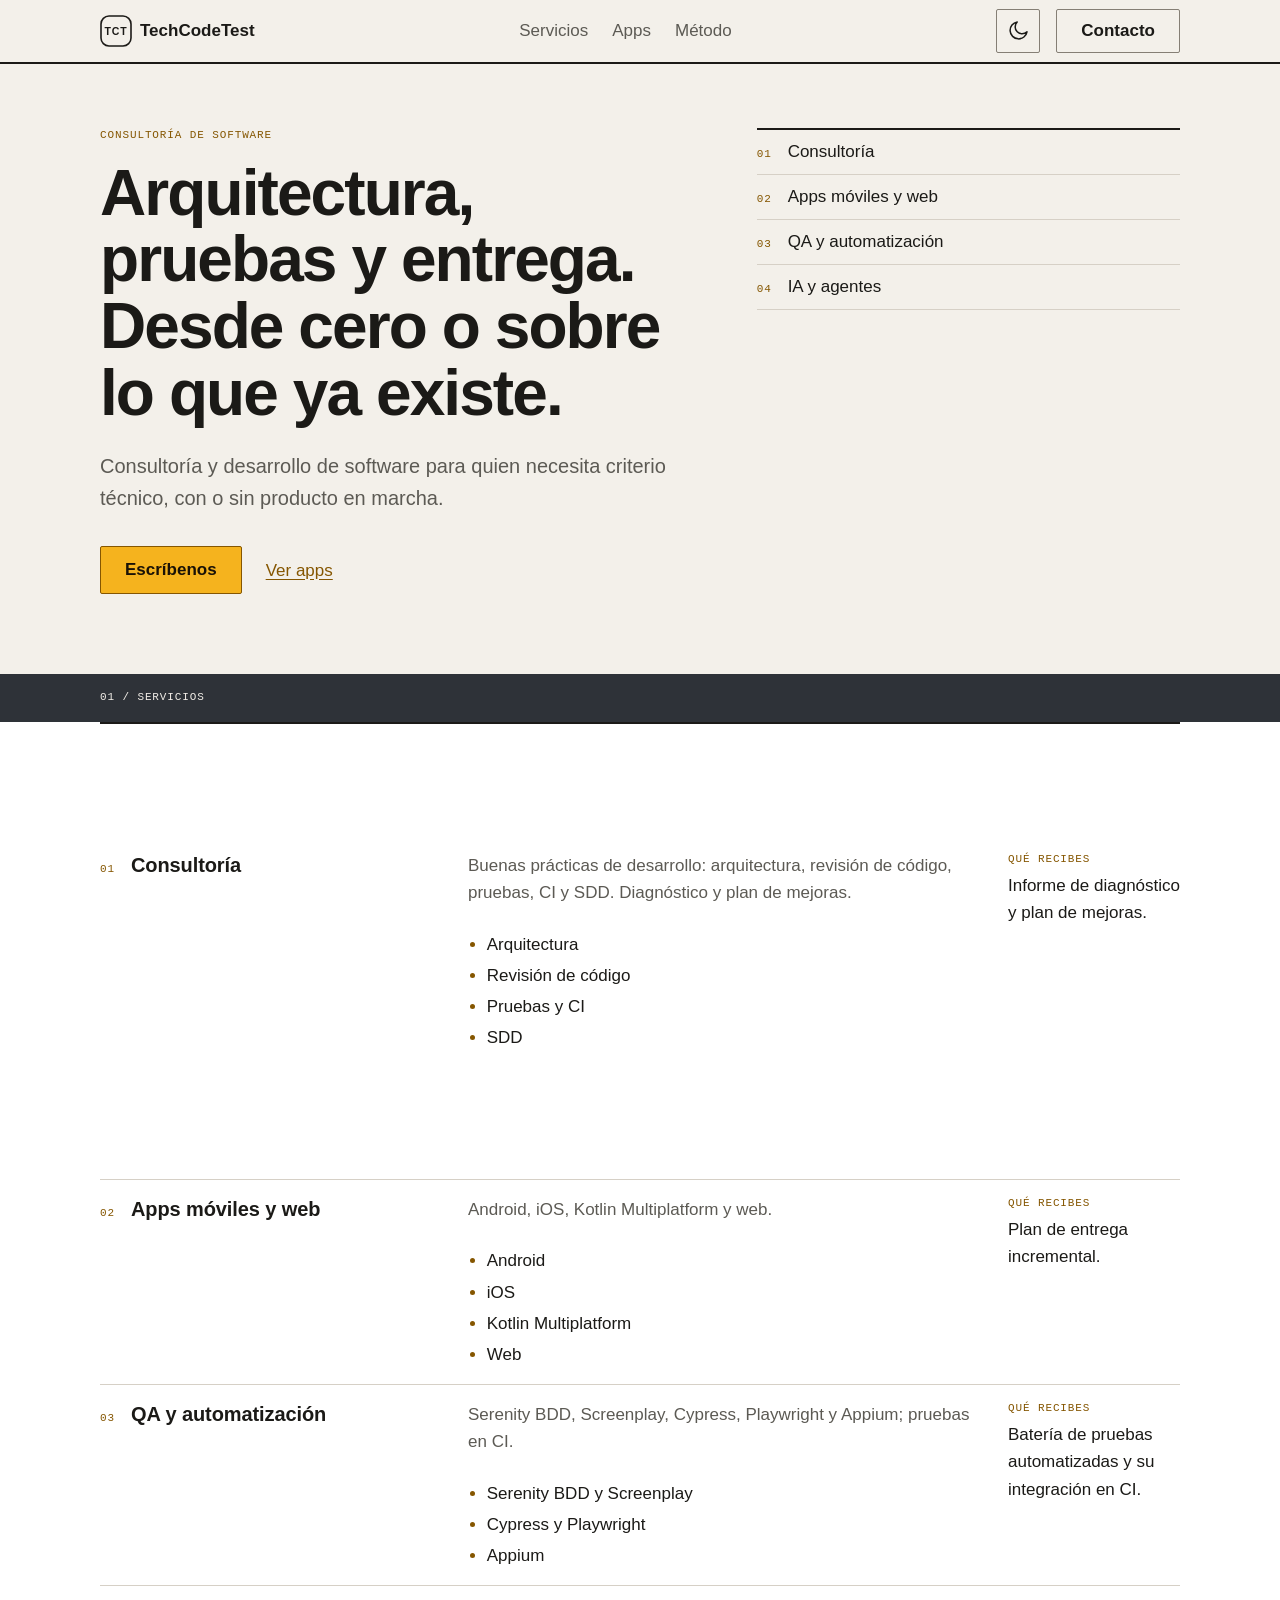
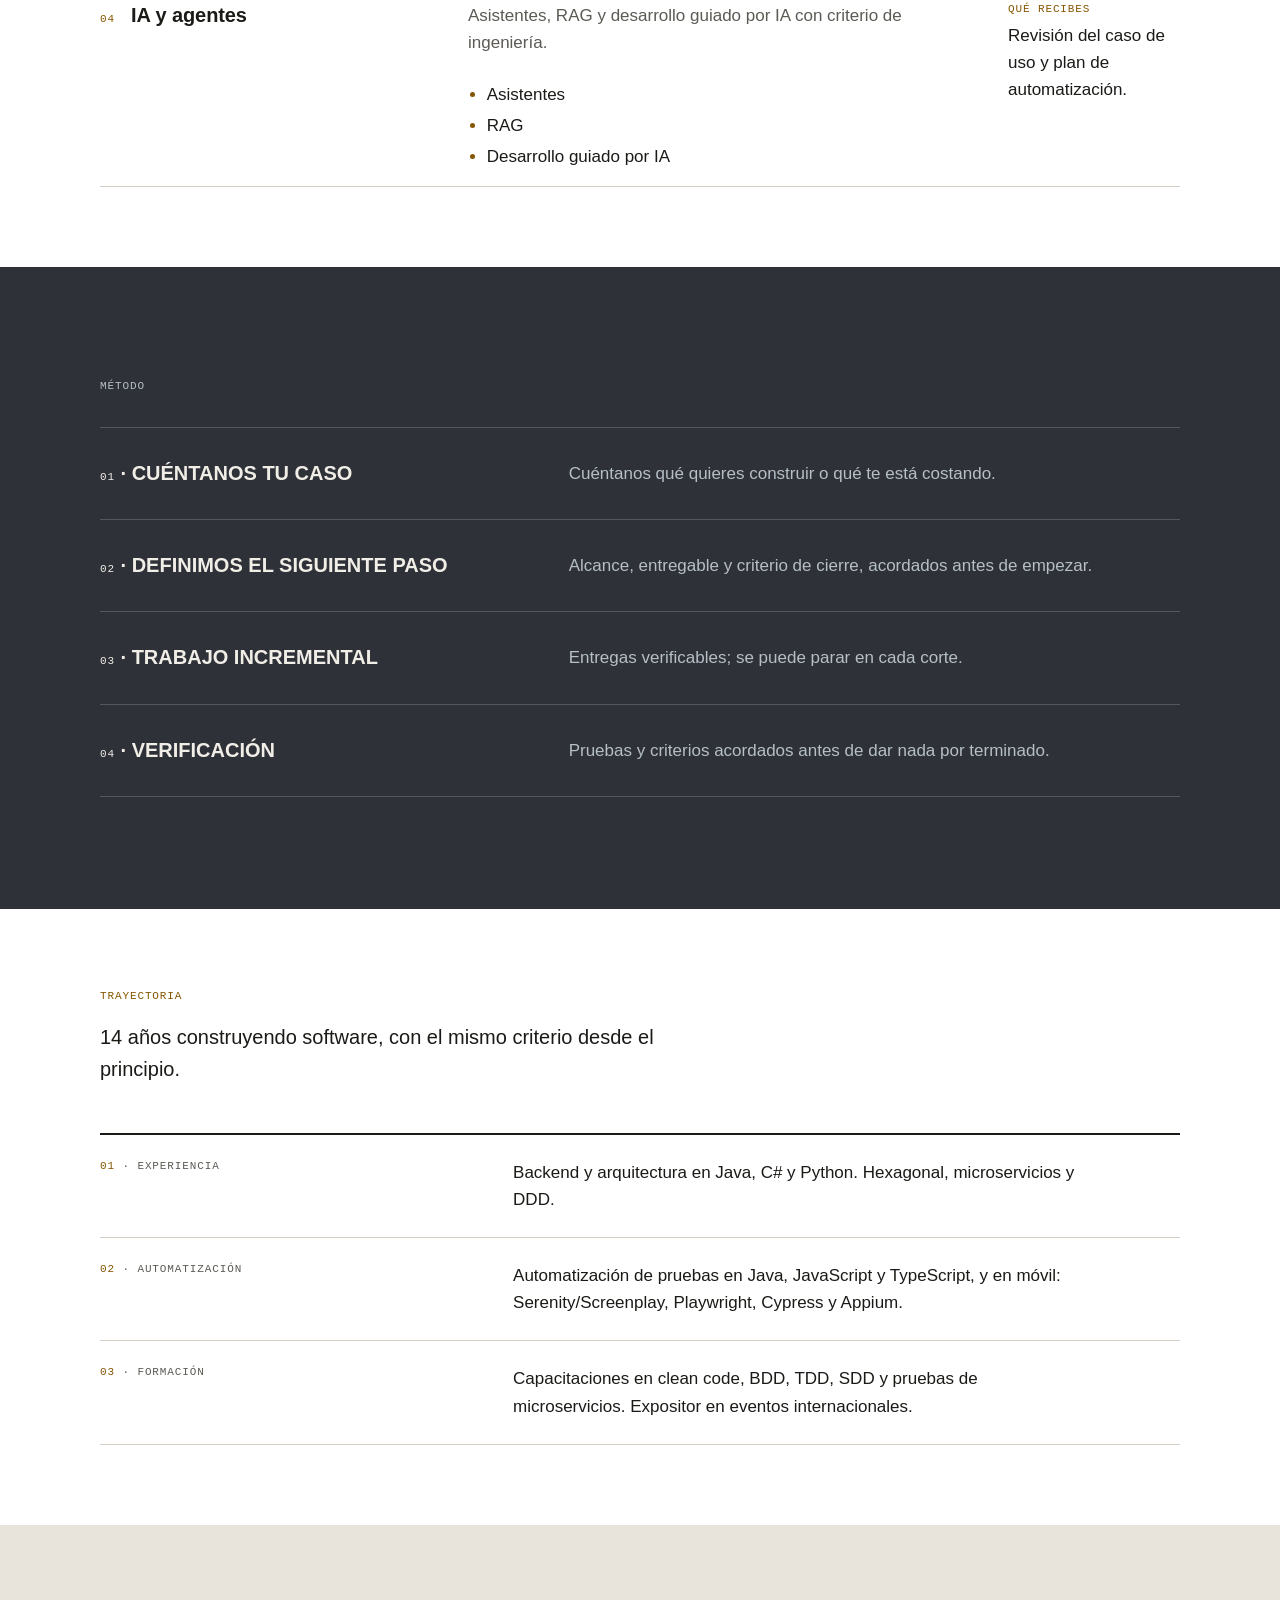
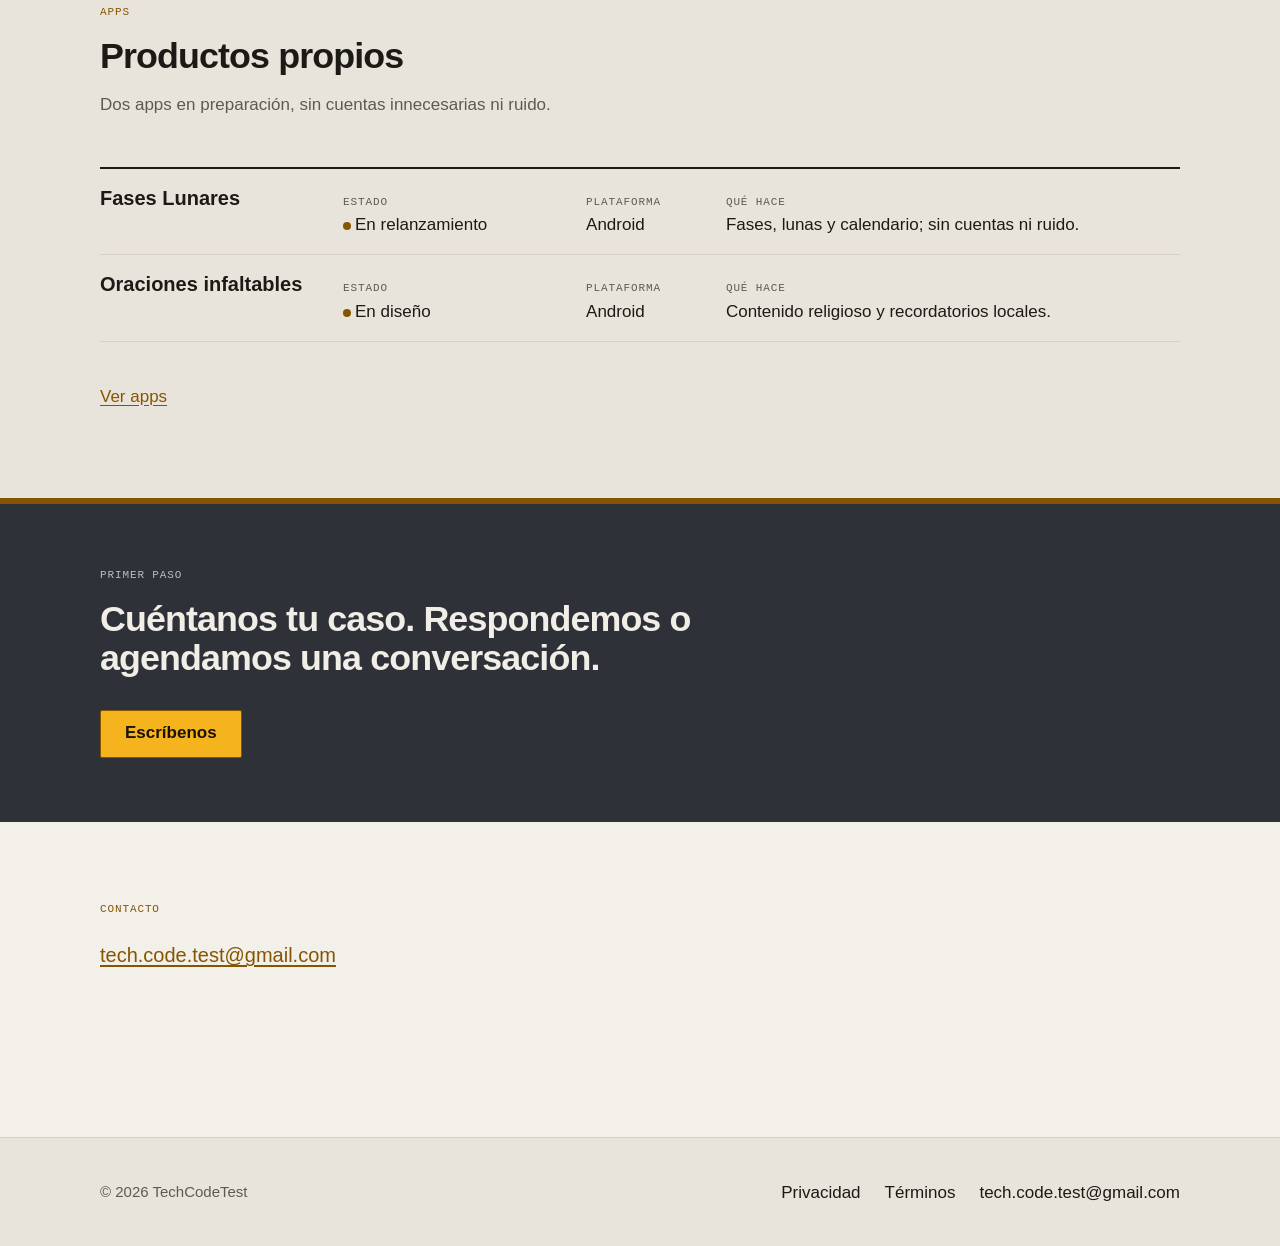
<file: index.html>
<!DOCTYPE html>
<html lang="es">
<head>
  <meta charset="utf-8">
  <meta name="viewport" content="width=device-width, initial-scale=1">
  <meta http-equiv="Content-Security-Policy" content="default-src 'none'; script-src 'sha256-ghBvBbLvDaxQwFrTDrxrc/M5CB6MVr/b7m0WkwsUFsk='; style-src 'self'; img-src 'self'; font-src 'none'; connect-src 'none'; form-action 'none'; base-uri 'none'">
  <title>TechCodeTest — Consultoría de software y división móvil</title>
  <meta name="description" content="Consultoría técnica y buenas prácticas de desarrollo. Apps Android/iOS y QA automatizado.">
  <link rel="canonical" href="https://cedaniel200.github.io/">
  <meta name="theme-color" content="#F3F0EA" media="(prefers-color-scheme: light)" data-m="light" class="t">
  <meta name="theme-color" content="#2E3238" media="(prefers-color-scheme: dark)" data-m="dark" class="t">
  <link rel="icon" href="/assets/icons/favicon.svg" type="image/svg+xml" media="(prefers-color-scheme: light)">
  <link rel="icon" href="/assets/icons/favicon-dark.svg" type="image/svg+xml" media="(prefers-color-scheme: dark)">
  <link rel="icon" href="/favicon.ico" sizes="any">
  <link rel="apple-touch-icon" href="/assets/icons/apple-touch-icon.png">
  <meta property="og:type" content="website">
  <meta property="og:site_name" content="TechCodeTest">
  <meta property="og:title" content="TechCodeTest — Consultoría de software y división móvil">
  <meta property="og:description" content="Consultoría técnica y buenas prácticas de desarrollo. Apps Android/iOS y QA automatizado.">
  <meta property="og:url" content="https://cedaniel200.github.io/">
  <meta property="og:locale" content="es_CO">
  <meta property="og:image" content="https://cedaniel200.github.io/assets/og-image.png">
  <meta property="og:image:width" content="1200">
  <meta property="og:image:height" content="630">
  <meta property="og:image:alt" content="TechCodeTest — Consultoría de software">
  <meta name="twitter:card" content="summary_large_image">
  <meta name="twitter:image" content="https://cedaniel200.github.io/assets/og-image.png">
  <script>{let d=document.documentElement,v,i,u,a;try{v=localStorage.theme}catch{}v=v=="dark"|v=="light"?v:matchMedia("(prefers-color-scheme:dark)").matches?"dark":"light";a=x=>{d.dataset.theme=x;d.querySelectorAll(".t").forEach(e=>e.media=e.dataset.m==x?"all":"not all")};a(v);onload=_=>{i=d.querySelector("#m");u=_=>{i.checked=i.ariaChecked=v<"l";i.ariaLabel="Cambiar a modo "+(v<"l"?"claro":"oscuro")};u();i.oninput=_=>{v=i.checked?"dark":"light";try{localStorage.theme=v}catch{}a(v);u()}}}</script>
  <link rel="stylesheet" href="/assets/styles.css">
  <script type="application/ld+json">
  {
    "@context": "https://schema.org",
    "@type": "Organization",
    "name": "TechCodeTest",
    "url": "https://cedaniel200.github.io/",
    "email": "tech.code.test@gmail.com"
  }
  </script>
</head>
<body>
  <a class="tct-skip" href="#main" lang="es">Saltar al contenido</a>

  <header class="tct-header" lang="es">
    <div class="tct-container tct-header-inner">
      <a class="tct-brand" href="/" aria-label="TechCodeTest, inicio">
        <svg class="brand-mark" viewBox="0 0 32 32" width="32" height="32" aria-hidden="true" focusable="false">
          <rect x="1" y="1" width="30" height="30" rx="8" fill="none" stroke="currentColor" stroke-width="1.6"/>
          <text x="16" y="16" text-anchor="middle" dominant-baseline="central" font-family="-apple-system, BlinkMacSystemFont, 'Segoe UI', Roboto, Helvetica, Arial, sans-serif" font-size="10.5" font-weight="700" letter-spacing="0.84" fill="currentColor">TCT</text>
        </svg>
        <span>TechCodeTest</span>
      </a>
      <input type="checkbox" id="m" class="tct-mode-input" role="switch" aria-label="Alternar modo claro y oscuro" aria-describedby="mode-help">
      <label for="m" class="tct-mode-button">
        <svg class="tct-icon-moon" viewBox="0 0 24 24" fill="none" stroke="currentColor" stroke-width="1.5" stroke-linecap="round" stroke-linejoin="round" aria-hidden="true" focusable="false"><path d="M21 12.8A8.5 8.5 0 1 1 11.2 3a6.6 6.6 0 0 0 9.8 9.8z"/></svg>
        <svg class="tct-icon-sun" viewBox="0 0 24 24" fill="none" stroke="currentColor" stroke-width="1.5" stroke-linecap="round" stroke-linejoin="round" aria-hidden="true" focusable="false"><circle cx="12" cy="12" r="4"/><path d="M12 2v2M12 20v2M4.9 4.9l1.4 1.4M17.7 17.7l1.4 1.4M2 12h2M20 12h2M4.9 19.1l1.4-1.4M17.7 6.3l1.4-1.4"/></svg>
      </label>
      <span id="mode-help" class="tct-visually-hidden">Activa el modo claro u oscuro. La elección se recuerda en este dispositivo.</span>
      <a class="tct-cta" href="/#contacto">Contacto</a>
      <nav class="tct-nav" aria-label="Navegación principal">
        <a href="/#servicios">Servicios</a>
        <a href="/apps/">Apps</a>
        <a href="/#metodo">Método</a>
      </nav>
    </div>
  </header>

  <main id="main" tabindex="-1">
    <section class="tct-hero" aria-labelledby="hero-title">
      <div class="tct-container tct-hero-grid">
        <div>
          <p class="tct-label tct-hero-label">CONSULTORÍA DE SOFTWARE</p>
          <h1 id="hero-title">Arquitectura, pruebas y entrega. Desde cero o sobre lo que ya existe.</h1>
          <p class="tct-hero-lede">Consultoría y desarrollo de software para quien necesita criterio técnico, con o sin producto en marcha.</p>
          <div class="tct-hero-actions">
            <a class="tct-button tct-button-primary" href="mailto:tech.code.test@gmail.com?subject=Hola%20TechCodeTest">Escríbenos</a>
            <a class="tct-link" href="#apps">Ver apps</a>
          </div>
        </div>

        <nav class="tct-hero-index" aria-label="Índice de servicios">
          <ol class="tct-index">
            <li><a href="#servicio-consultoria"><span class="tct-num">01</span><span>Consultoría</span></a></li>
            <li><a href="#servicio-apps"><span class="tct-num">02</span><span>Apps móviles y web</span></a></li>
            <li><a href="#servicio-qa"><span class="tct-num">03</span><span>QA y automatización</span></a></li>
            <li><a href="#servicio-ia"><span class="tct-num">04</span><span>IA y agentes</span></a></li>
          </ol>
        </nav>
      </div>
    </section>

    <section id="servicios" class="tct-services" aria-labelledby="servicios-title">
      <div class="tct-chapter">
        <div class="tct-container">
          <p class="tct-label">01 / SERVICIOS</p>
        </div>
      </div>

      <div class="tct-container">
        <h2 id="servicios-title" class="tct-visually-hidden">Servicios</h2>

        <article id="servicio-consultoria" class="tct-service-row tct-service-row--featured">
          <div class="tct-service-title">
            <span class="tct-num">01</span>
            <h3>Consultoría</h3>
          </div>
          <div class="tct-service-detail">
            <p class="tct-service-scope">Buenas prácticas de desarrollo: arquitectura, revisión de código, pruebas, CI y SDD. Diagnóstico y plan de mejoras.</p>
            <ul class="tct-service-items">
              <li>Arquitectura</li>
              <li>Revisión de código</li>
              <li>Pruebas y CI</li>
              <li>SDD</li>
            </ul>
          </div>
          <p class="tct-deliverable"><span class="tct-label">QUÉ RECIBES</span> Informe de diagnóstico y plan de mejoras.</p>
        </article>

        <article id="servicio-apps" class="tct-service-row">
          <div class="tct-service-title">
            <span class="tct-num">02</span>
            <h3>Apps móviles y web</h3>
          </div>
          <div class="tct-service-detail">
            <p class="tct-service-scope">Android, iOS, Kotlin Multiplatform y web.</p>
            <ul class="tct-service-items">
              <li>Android</li>
              <li>iOS</li>
              <li>Kotlin Multiplatform</li>
              <li>Web</li>
            </ul>
          </div>
          <p class="tct-deliverable"><span class="tct-label">QUÉ RECIBES</span> Plan de entrega incremental.</p>
        </article>

        <article id="servicio-qa" class="tct-service-row">
          <div class="tct-service-title">
            <span class="tct-num">03</span>
            <h3>QA y automatización</h3>
          </div>
          <div class="tct-service-detail">
            <p class="tct-service-scope">Serenity BDD, Screenplay, Cypress, Playwright y Appium; pruebas en CI.</p>
            <ul class="tct-service-items">
              <li>Serenity BDD y Screenplay</li>
              <li>Cypress y Playwright</li>
              <li>Appium</li>
            </ul>
          </div>
          <p class="tct-deliverable"><span class="tct-label">QUÉ RECIBES</span> Batería de pruebas automatizadas y su integración en CI.</p>
        </article>

        <article id="servicio-ia" class="tct-service-row">
          <div class="tct-service-title">
            <span class="tct-num">04</span>
            <h3>IA y agentes</h3>
          </div>
          <div class="tct-service-detail">
            <p class="tct-service-scope">Asistentes, RAG y desarrollo guiado por IA con criterio de ingeniería.</p>
            <ul class="tct-service-items">
              <li>Asistentes</li>
              <li>RAG</li>
              <li>Desarrollo guiado por IA</li>
            </ul>
          </div>
          <p class="tct-deliverable"><span class="tct-label">QUÉ RECIBES</span> Revisión del caso de uso y plan de automatización.</p>
        </article>
      </div>
    </section>

    <section id="metodo" class="tct-method" aria-labelledby="metodo-title">
      <div class="tct-container">
        <h2 id="metodo-title" class="tct-label tct-method-title">Método</h2>
        <ol class="tct-steps">
          <li class="tct-step">
            <div class="tct-step-head">
              <h3 class="tct-step-title"><span class="tct-num">01</span> · CUÉNTANOS TU CASO</h3>
            </div>
            <p>Cuéntanos qué quieres construir o qué te está costando.</p>
          </li>
          <li class="tct-step">
            <div class="tct-step-head">
              <h3 class="tct-step-title"><span class="tct-num">02</span> · DEFINIMOS EL SIGUIENTE PASO</h3>
            </div>
            <p>Alcance, entregable y criterio de cierre, acordados antes de empezar.</p>
          </li>
          <li class="tct-step">
            <div class="tct-step-head">
              <h3 class="tct-step-title"><span class="tct-num">03</span> · TRABAJO INCREMENTAL</h3>
            </div>
            <p>Entregas verificables; se puede parar en cada corte.</p>
          </li>
          <li class="tct-step">
            <div class="tct-step-head">
              <h3 class="tct-step-title"><span class="tct-num">04</span> · VERIFICACIÓN</h3>
            </div>
            <p>Pruebas y criterios acordados antes de dar nada por terminado.</p>
          </li>
        </ol>
      </div>
    </section>

    <section class="tct-trajectory" aria-labelledby="trayectoria-title">
      <div class="tct-container">
        <h2 id="trayectoria-title" class="tct-label">TRAYECTORIA</h2>
        <p class="tct-trajectory-lede">14 años construyendo software, con el mismo criterio desde el principio.</p>
        <ol class="tct-trajectory-list">
          <li class="tct-trajectory-row">
            <h3 class="tct-trajectory-label"><span class="tct-num">01</span> · EXPERIENCIA</h3>
            <p>Backend y arquitectura en Java, C# y Python. Hexagonal, microservicios y DDD.</p>
          </li>
          <li class="tct-trajectory-row">
            <h3 class="tct-trajectory-label"><span class="tct-num">02</span> · AUTOMATIZACIÓN</h3>
            <p>Automatización de pruebas en Java, JavaScript y TypeScript, y en móvil: Serenity/Screenplay, Playwright, Cypress y Appium.</p>
          </li>
          <li class="tct-trajectory-row">
            <h3 class="tct-trajectory-label"><span class="tct-num">03</span> · FORMACIÓN</h3>
            <p>Capacitaciones en clean code, BDD, TDD, SDD y pruebas de microservicios. Expositor en eventos internacionales.</p>
          </li>
        </ol>
      </div>
    </section>

    <section id="apps" class="tct-apps" aria-labelledby="apps-title">
      <div class="tct-container">
        <p class="tct-label">Apps</p>
        <h2 id="apps-title">Productos propios</h2>
        <p class="tct-apps-lede">Dos apps en preparación, sin cuentas innecesarias ni ruido.</p>

        <ul class="tct-app-list">
          <li class="tct-app-row">
            <p class="tct-app-name">Fases Lunares</p>
            <p class="tct-app-cell"><span class="tct-app-key">Estado</span> <span class="tct-status-dot" aria-hidden="true"></span>En relanzamiento</p>
            <p class="tct-app-cell"><span class="tct-app-key">Plataforma</span> Android</p>
            <p class="tct-app-cell"><span class="tct-app-key">Qué hace</span> Fases, lunas y calendario; sin cuentas ni ruido.</p>
          </li>
          <li class="tct-app-row">
            <p class="tct-app-name">Oraciones infaltables</p>
            <p class="tct-app-cell"><span class="tct-app-key">Estado</span> <span class="tct-status-dot" aria-hidden="true"></span>En diseño</p>
            <p class="tct-app-cell"><span class="tct-app-key">Plataforma</span> Android</p>
            <p class="tct-app-cell"><span class="tct-app-key">Qué hace</span> Contenido religioso y recordatorios locales.</p>
          </li>
        </ul>

        <p class="tct-apps-more"><a class="tct-link" href="/apps/">Ver apps</a></p>
      </div>
    </section>

    <div class="tct-signal-rule" aria-hidden="true"></div>

    <section class="tct-first-step" aria-labelledby="primer-paso-title">
      <div class="tct-container">
        <h2 id="primer-paso-title" class="tct-label">PRIMER PASO</h2>
        <p class="tct-first-step-copy">Cuéntanos tu caso. Respondemos o agendamos una conversación.</p>
        <a class="tct-button tct-button-primary" href="mailto:tech.code.test@gmail.com?subject=Hola%20TechCodeTest">Escríbenos</a>
      </div>
    </section>

    <section id="contacto" class="tct-contact" aria-labelledby="contacto-title">
      <div class="tct-container">
        <h2 id="contacto-title" class="tct-label">Contacto</h2>
        <p><a class="tct-link" href="mailto:tech.code.test@gmail.com">tech.code.test@gmail.com</a></p>
      </div>
    </section>
  </main>

  <footer class="tct-footer" lang="es">
    <div class="tct-container tct-footer-inner">
      <p class="tct-footer-brand">© 2026 TechCodeTest</p>
      <nav class="tct-footer-links" aria-label="Enlaces del pie">
        <a href="/privacy/">Privacidad</a>
        <a href="/terms/">Términos</a>
        <a href="mailto:tech.code.test@gmail.com">tech.code.test@gmail.com</a>
      </nav>
    </div>
  </footer>
</body>
</html>
</file>
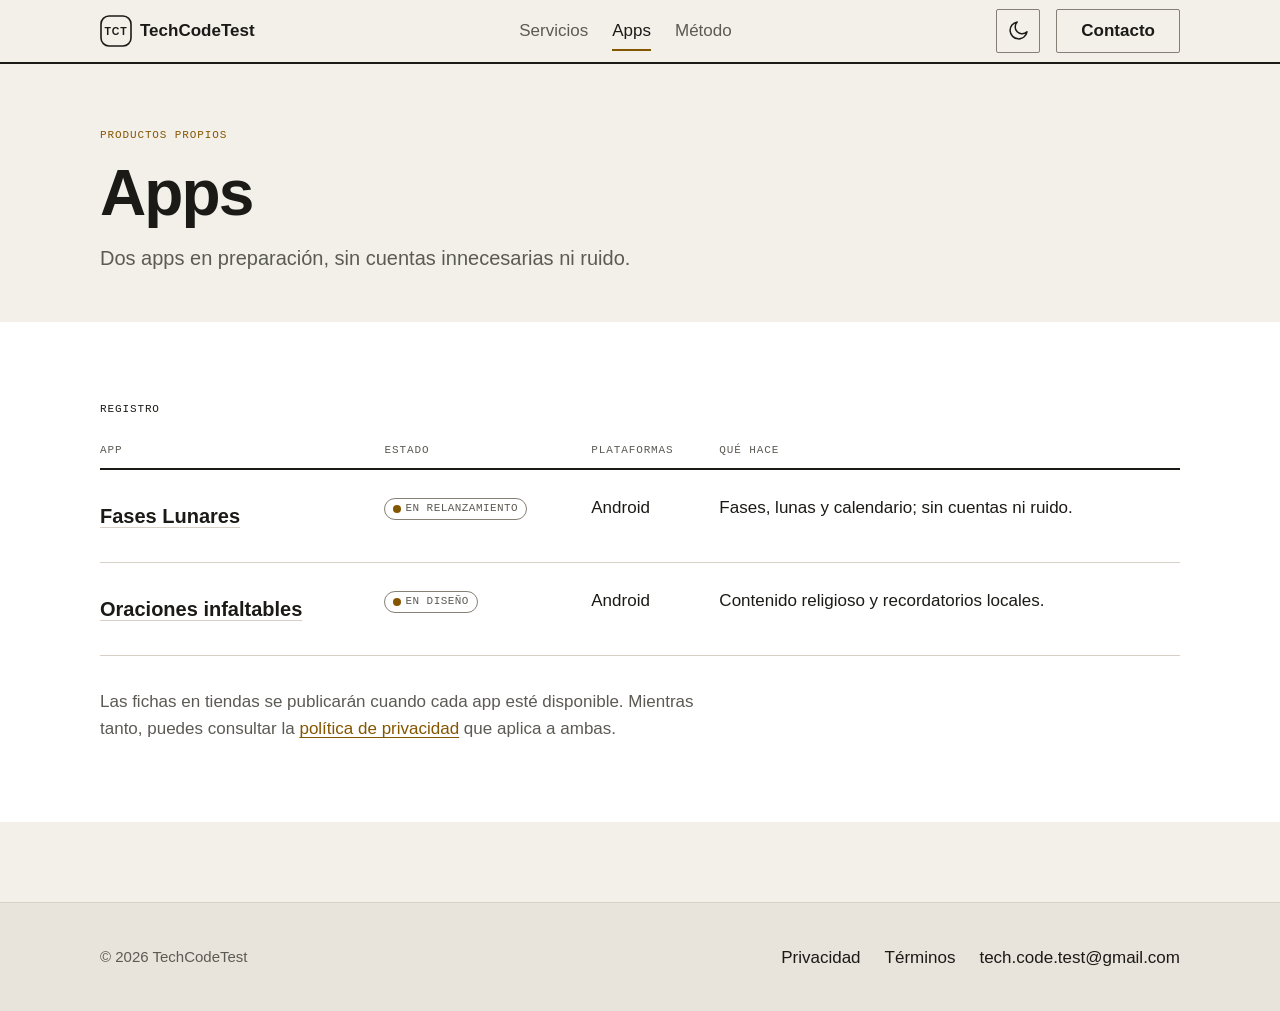
<file: apps/index.html>
<!DOCTYPE html>
<html lang="es">
<head>
  <meta charset="utf-8">
  <meta name="viewport" content="width=device-width, initial-scale=1">
  <meta http-equiv="Content-Security-Policy" content="default-src 'none'; script-src 'sha256-ghBvBbLvDaxQwFrTDrxrc/M5CB6MVr/b7m0WkwsUFsk='; style-src 'self'; img-src 'self'; font-src 'none'; connect-src 'none'; form-action 'none'; base-uri 'none'">
  <title>Apps — TechCodeTest</title>
  <meta name="description" content="Productos propios de la división móvil de TechCodeTest: Fases Lunares y Oraciones infaltables.">
  <link rel="canonical" href="https://cedaniel200.github.io/apps/">
  <meta name="theme-color" content="#F3F0EA" media="(prefers-color-scheme: light)" data-m="light" class="t">
  <meta name="theme-color" content="#2E3238" media="(prefers-color-scheme: dark)" data-m="dark" class="t">
  <link rel="icon" href="/assets/icons/favicon.svg" type="image/svg+xml" media="(prefers-color-scheme: light)">
  <link rel="icon" href="/assets/icons/favicon-dark.svg" type="image/svg+xml" media="(prefers-color-scheme: dark)">
  <link rel="icon" href="/favicon.ico" sizes="any">
  <link rel="apple-touch-icon" href="/assets/icons/apple-touch-icon.png">
  <meta property="og:type" content="website">
  <meta property="og:site_name" content="TechCodeTest">
  <meta property="og:title" content="Apps — TechCodeTest">
  <meta property="og:description" content="Productos propios de la división móvil de TechCodeTest.">
  <meta property="og:url" content="https://cedaniel200.github.io/apps/">
  <meta property="og:locale" content="es_CO">
  <meta property="og:image" content="https://cedaniel200.github.io/assets/og-image.png">
  <meta property="og:image:width" content="1200">
  <meta property="og:image:height" content="630">
  <meta property="og:image:alt" content="TechCodeTest — Consultoría de software">
  <meta name="twitter:card" content="summary_large_image">
  <meta name="twitter:image" content="https://cedaniel200.github.io/assets/og-image.png">
  <script>{let d=document.documentElement,v,i,u,a;try{v=localStorage.theme}catch{}v=v=="dark"|v=="light"?v:matchMedia("(prefers-color-scheme:dark)").matches?"dark":"light";a=x=>{d.dataset.theme=x;d.querySelectorAll(".t").forEach(e=>e.media=e.dataset.m==x?"all":"not all")};a(v);onload=_=>{i=d.querySelector("#m");u=_=>{i.checked=i.ariaChecked=v<"l";i.ariaLabel="Cambiar a modo "+(v<"l"?"claro":"oscuro")};u();i.oninput=_=>{v=i.checked?"dark":"light";try{localStorage.theme=v}catch{}a(v);u()}}}</script>
  <link rel="stylesheet" href="/assets/styles.css">
</head>
<body>
  <a class="tct-skip" href="#main" lang="es">Saltar al contenido</a>

  <header class="tct-header" lang="es">
    <div class="tct-container tct-header-inner">
      <a class="tct-brand" href="/" aria-label="TechCodeTest, inicio">
        <svg class="brand-mark" viewBox="0 0 32 32" width="32" height="32" aria-hidden="true" focusable="false">
          <rect x="1" y="1" width="30" height="30" rx="8" fill="none" stroke="currentColor" stroke-width="1.6"/>
          <text x="16" y="16" text-anchor="middle" dominant-baseline="central" font-family="-apple-system, BlinkMacSystemFont, 'Segoe UI', Roboto, Helvetica, Arial, sans-serif" font-size="10.5" font-weight="700" letter-spacing="0.84" fill="currentColor">TCT</text>
        </svg>
        <span>TechCodeTest</span>
      </a>
      <input type="checkbox" id="m" class="tct-mode-input" role="switch" aria-label="Alternar modo claro y oscuro" aria-describedby="mode-help">
      <label for="m" class="tct-mode-button">
        <svg class="tct-icon-moon" viewBox="0 0 24 24" fill="none" stroke="currentColor" stroke-width="1.5" stroke-linecap="round" stroke-linejoin="round" aria-hidden="true" focusable="false"><path d="M21 12.8A8.5 8.5 0 1 1 11.2 3a6.6 6.6 0 0 0 9.8 9.8z"/></svg>
        <svg class="tct-icon-sun" viewBox="0 0 24 24" fill="none" stroke="currentColor" stroke-width="1.5" stroke-linecap="round" stroke-linejoin="round" aria-hidden="true" focusable="false"><circle cx="12" cy="12" r="4"/><path d="M12 2v2M12 20v2M4.9 4.9l1.4 1.4M17.7 17.7l1.4 1.4M2 12h2M20 12h2M4.9 19.1l1.4-1.4M17.7 6.3l1.4-1.4"/></svg>
      </label>
      <span id="mode-help" class="tct-visually-hidden">Activa el modo claro u oscuro. La elección se recuerda en este dispositivo.</span>
      <a class="tct-cta" href="/#contacto">Contacto</a>
      <nav class="tct-nav" aria-label="Navegación principal">
        <a href="/#servicios">Servicios</a>
        <a href="/apps/" aria-current="page">Apps</a>
        <a href="/#metodo">Método</a>
      </nav>
    </div>
  </header>

  <main id="main" tabindex="-1">
    <section class="tct-page-hero" aria-labelledby="apps-title">
      <div class="tct-container">
        <p class="tct-label">PRODUCTOS PROPIOS</p>
        <h1 id="apps-title">Apps</h1>
        <p class="tct-lede">Dos apps en preparación, sin cuentas innecesarias ni ruido.</p>
      </div>
    </section>

    <section class="tct-plate" aria-labelledby="registro-title">
      <div class="tct-container">
        <h2 id="registro-title" class="tct-label">Registro</h2>
        <table class="tct-app-table">
          <caption class="tct-visually-hidden">Registro de apps: nombre, estado, plataformas y qué hace</caption>
          <thead>
            <tr>
              <th scope="col">App</th>
              <th scope="col">Estado</th>
              <th scope="col">Plataformas</th>
              <th scope="col">Qué hace</th>
            </tr>
          </thead>
          <tbody>
            <tr>
              <th scope="row" class="tct-app-name"><a href="/apps/fases-lunares/">Fases Lunares</a></th>
              <td><span class="tct-visually-hidden">Estado: </span><span class="tct-status"><span class="tct-status-dot" aria-hidden="true"></span>En relanzamiento</span></td>
              <td><span class="tct-visually-hidden">Plataformas: </span>Android</td>
              <td><span class="tct-visually-hidden">Qué hace: </span>Fases, lunas y calendario; sin cuentas ni ruido.</td>
            </tr>
            <tr>
              <th scope="row" class="tct-app-name"><a href="/apps/oraciones/">Oraciones infaltables</a></th>
              <td><span class="tct-visually-hidden">Estado: </span><span class="tct-status"><span class="tct-status-dot" aria-hidden="true"></span>En diseño</span></td>
              <td><span class="tct-visually-hidden">Plataformas: </span>Android</td>
              <td><span class="tct-visually-hidden">Qué hace: </span>Contenido religioso y recordatorios locales.</td>
            </tr>
          </tbody>
        </table>
        <p class="tct-note">Las fichas en tiendas se publicarán cuando cada app esté disponible. Mientras tanto, puedes consultar la <a class="tct-link" href="/privacy/">política de privacidad</a> que aplica a ambas.</p>
      </div>
    </section>
  </main>

  <footer class="tct-footer" lang="es">
    <div class="tct-container tct-footer-inner">
      <p class="tct-footer-brand">© 2026 TechCodeTest</p>
      <nav class="tct-footer-links" aria-label="Enlaces del pie">
        <a href="/privacy/">Privacidad</a>
        <a href="/terms/">Términos</a>
        <a href="mailto:tech.code.test@gmail.com">tech.code.test@gmail.com</a>
      </nav>
    </div>
  </footer>
</body>
</html>
</file>
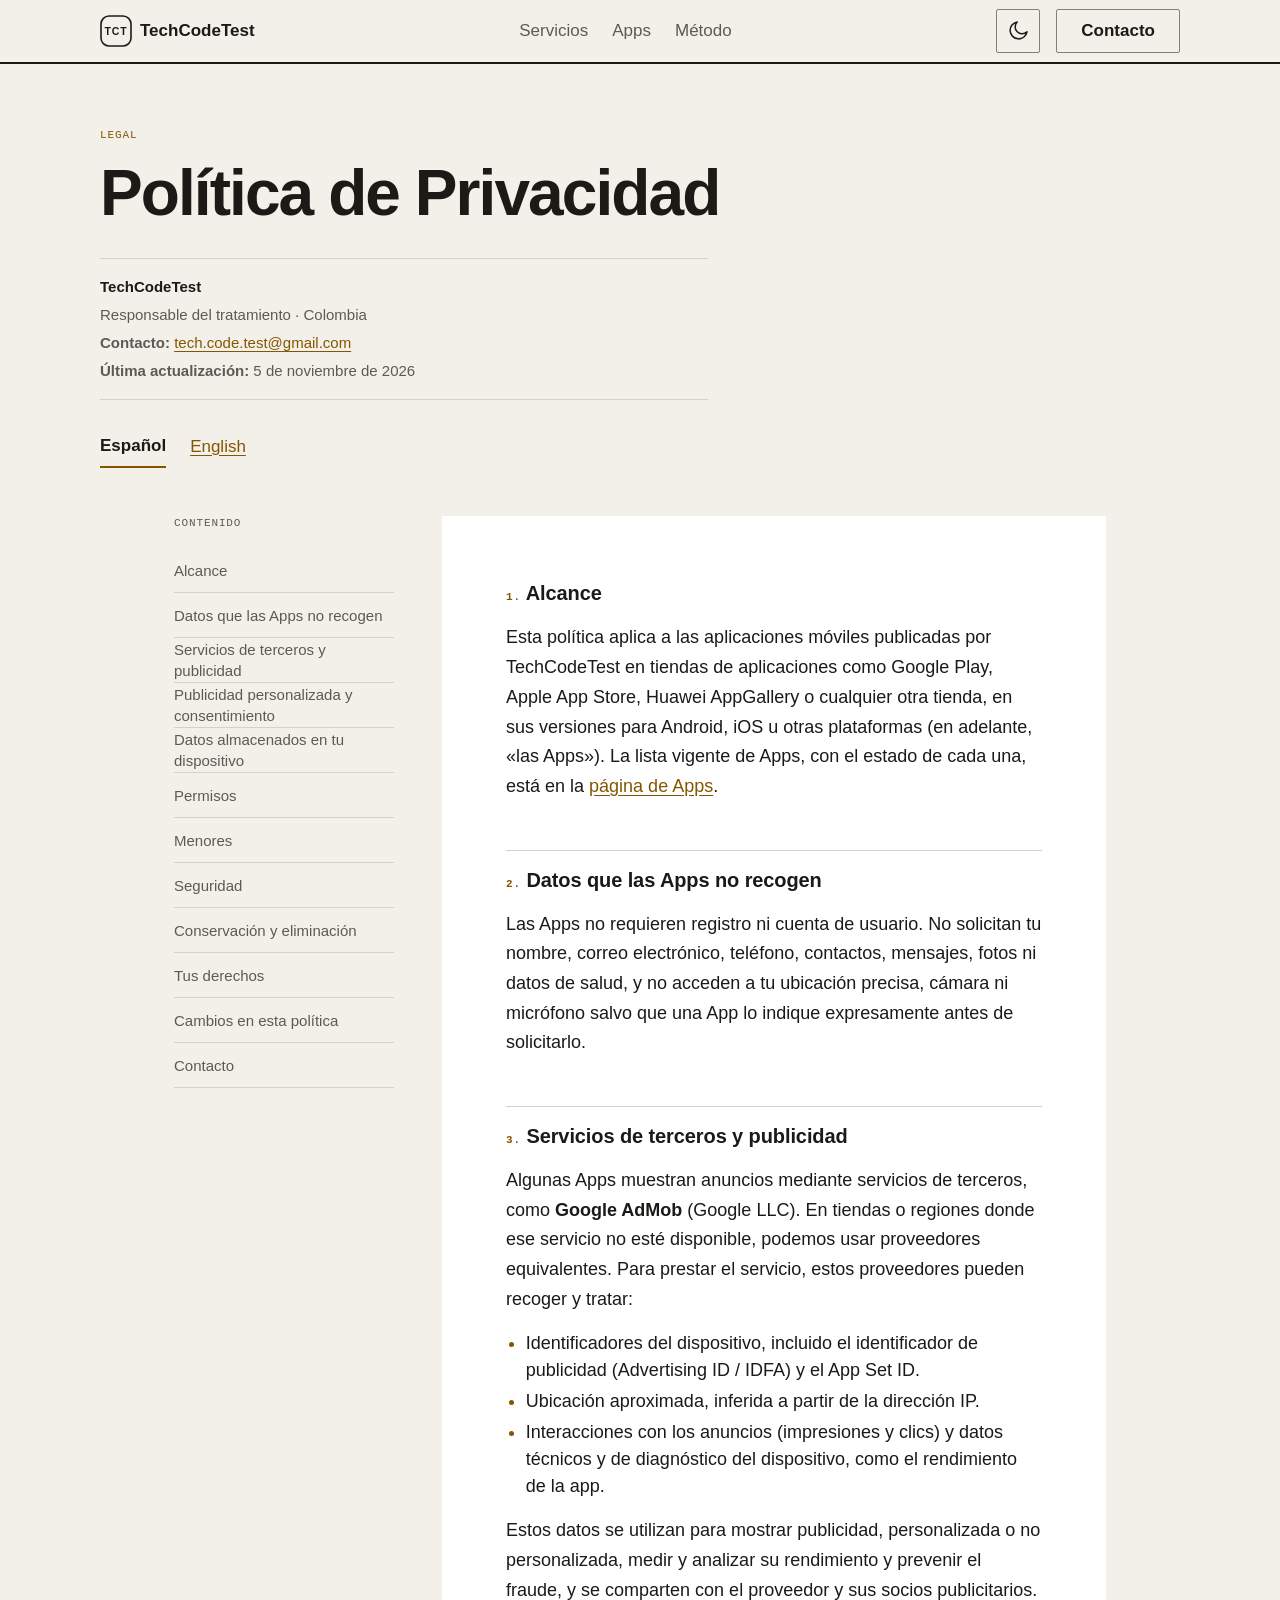
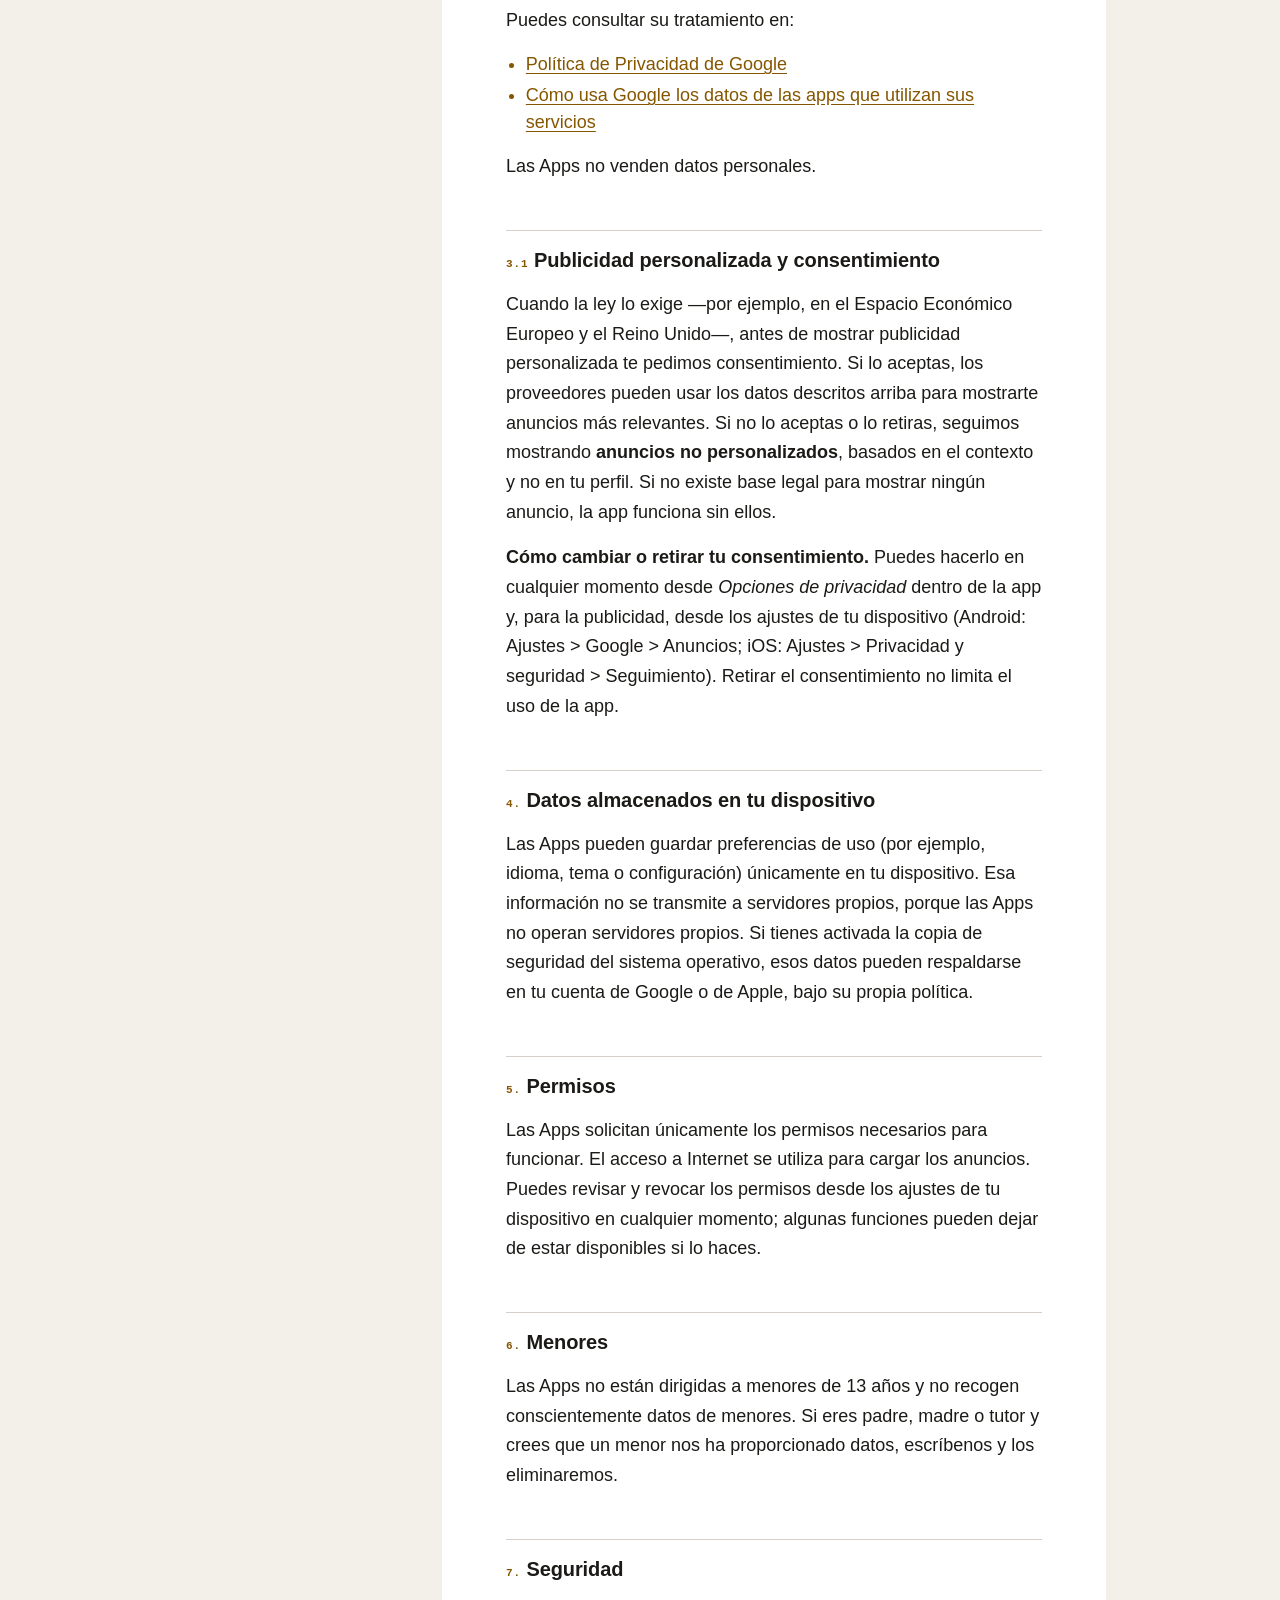
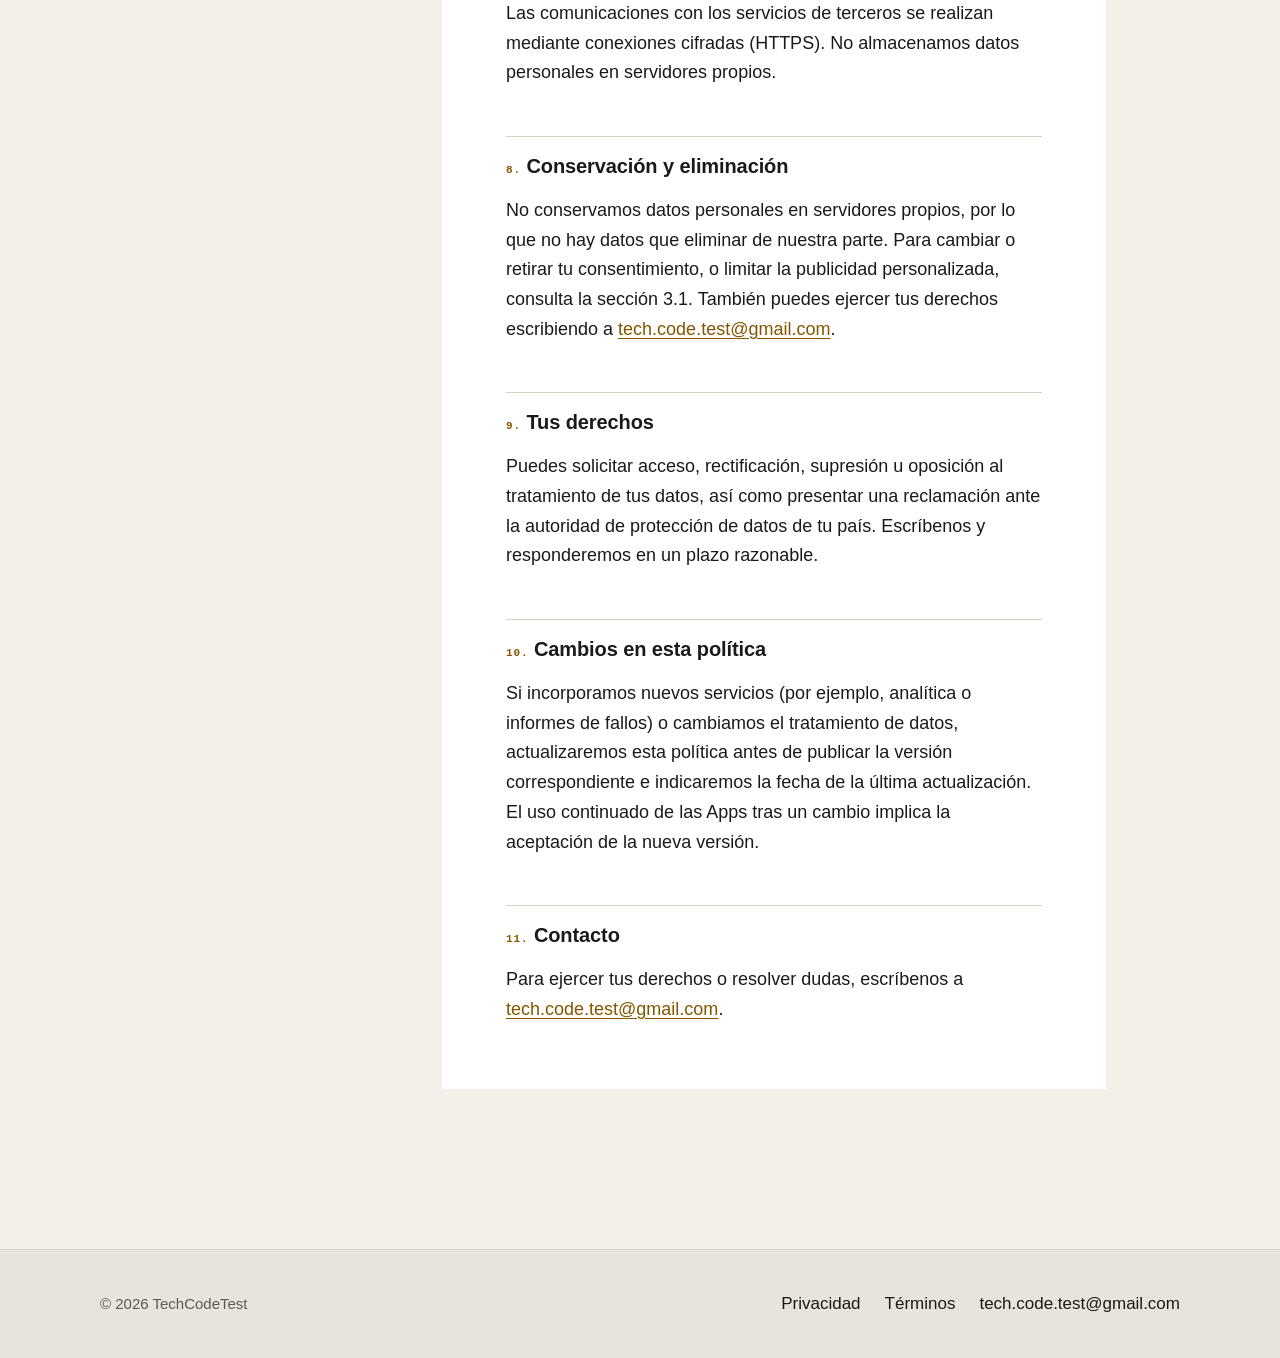
<file: privacy/index.html>
<!DOCTYPE html>
<html lang="es">
<head>
  <meta charset="utf-8">
  <meta name="viewport" content="width=device-width, initial-scale=1">
  <meta http-equiv="Content-Security-Policy" content="default-src 'none'; script-src 'sha256-ghBvBbLvDaxQwFrTDrxrc/M5CB6MVr/b7m0WkwsUFsk='; style-src 'self'; img-src 'self'; font-src 'none'; connect-src 'none'; form-action 'none'; base-uri 'none'">
  <title>Política de Privacidad — TechCodeTest</title>
  <meta name="description" content="Política de privacidad de las aplicaciones móviles publicadas por TechCodeTest.">
  <link rel="canonical" href="https://cedaniel200.github.io/privacy/">
  <link rel="alternate" hreflang="es" href="https://cedaniel200.github.io/privacy/">
  <link rel="alternate" hreflang="en" href="https://cedaniel200.github.io/privacy/en/">
  <link rel="alternate" hreflang="x-default" href="https://cedaniel200.github.io/privacy/">
  <meta name="theme-color" content="#F3F0EA" media="(prefers-color-scheme: light)" data-m="light" class="t">
  <meta name="theme-color" content="#2E3238" media="(prefers-color-scheme: dark)" data-m="dark" class="t">
  <link rel="icon" href="/assets/icons/favicon.svg" type="image/svg+xml" media="(prefers-color-scheme: light)">
  <link rel="icon" href="/assets/icons/favicon-dark.svg" type="image/svg+xml" media="(prefers-color-scheme: dark)">
  <link rel="icon" href="/favicon.ico" sizes="any">
  <link rel="apple-touch-icon" href="/assets/icons/apple-touch-icon.png">
  <meta property="og:type" content="website">
  <meta property="og:site_name" content="TechCodeTest">
  <meta property="og:title" content="Política de Privacidad — TechCodeTest">
  <meta property="og:description" content="Política de privacidad de las aplicaciones móviles publicadas por TechCodeTest.">
  <meta property="og:url" content="https://cedaniel200.github.io/privacy/">
  <meta property="og:locale" content="es_CO">
  <meta property="og:image" content="https://cedaniel200.github.io/assets/og-image.png">
  <meta property="og:image:width" content="1200">
  <meta property="og:image:height" content="630">
  <meta property="og:image:alt" content="TechCodeTest — Consultoría de software">
  <meta name="twitter:card" content="summary_large_image">
  <meta name="twitter:image" content="https://cedaniel200.github.io/assets/og-image.png">
  <script>{let d=document.documentElement,v,i,u,a;try{v=localStorage.theme}catch{}v=v=="dark"|v=="light"?v:matchMedia("(prefers-color-scheme:dark)").matches?"dark":"light";a=x=>{d.dataset.theme=x;d.querySelectorAll(".t").forEach(e=>e.media=e.dataset.m==x?"all":"not all")};a(v);onload=_=>{i=d.querySelector("#m");u=_=>{i.checked=i.ariaChecked=v<"l";i.ariaLabel="Cambiar a modo "+(v<"l"?"claro":"oscuro")};u();i.oninput=_=>{v=i.checked?"dark":"light";try{localStorage.theme=v}catch{}a(v);u()}}}</script>
  <link rel="stylesheet" href="/assets/styles.css">
</head>
<body>
  <a class="tct-skip" href="#main" lang="es">Saltar al contenido</a>

  <header class="tct-header" lang="es">
    <div class="tct-container tct-header-inner">
      <a class="tct-brand" href="/" aria-label="TechCodeTest, inicio">
        <svg class="brand-mark" viewBox="0 0 32 32" width="32" height="32" aria-hidden="true" focusable="false">
          <rect x="1" y="1" width="30" height="30" rx="8" fill="none" stroke="currentColor" stroke-width="1.6"/>
          <text x="16" y="16" text-anchor="middle" dominant-baseline="central" font-family="-apple-system, BlinkMacSystemFont, 'Segoe UI', Roboto, Helvetica, Arial, sans-serif" font-size="10.5" font-weight="700" letter-spacing="0.84" fill="currentColor">TCT</text>
        </svg>
        <span>TechCodeTest</span>
      </a>
      <input type="checkbox" id="m" class="tct-mode-input" role="switch" aria-label="Alternar modo claro y oscuro" aria-describedby="mode-help">
      <label for="m" class="tct-mode-button">
        <svg class="tct-icon-moon" viewBox="0 0 24 24" fill="none" stroke="currentColor" stroke-width="1.5" stroke-linecap="round" stroke-linejoin="round" aria-hidden="true" focusable="false"><path d="M21 12.8A8.5 8.5 0 1 1 11.2 3a6.6 6.6 0 0 0 9.8 9.8z"/></svg>
        <svg class="tct-icon-sun" viewBox="0 0 24 24" fill="none" stroke="currentColor" stroke-width="1.5" stroke-linecap="round" stroke-linejoin="round" aria-hidden="true" focusable="false"><circle cx="12" cy="12" r="4"/><path d="M12 2v2M12 20v2M4.9 4.9l1.4 1.4M17.7 17.7l1.4 1.4M2 12h2M20 12h2M4.9 19.1l1.4-1.4M17.7 6.3l1.4-1.4"/></svg>
      </label>
      <span id="mode-help" class="tct-visually-hidden">Activa el modo claro u oscuro. La elección se recuerda en este dispositivo.</span>
      <a class="tct-cta" href="/#contacto">Contacto</a>
      <nav class="tct-nav" aria-label="Navegación principal">
        <a href="/#servicios">Servicios</a>
        <a href="/apps/">Apps</a>
        <a href="/#metodo">Método</a>
      </nav>
    </div>
  </header>

  <main id="main" tabindex="-1">
    <section class="tct-legal-hero" aria-labelledby="privacy-title">
      <div class="tct-container">
        <p class="tct-label">Legal</p>
        <h1 id="privacy-title">Política de Privacidad</h1>
        <div class="tct-legal-meta">
          <p class="tct-legal-brand">TechCodeTest</p>
          <p class="tct-legal-role">Responsable del tratamiento · Colombia</p>
          <p><strong>Contacto:</strong> <a href="mailto:tech.code.test@gmail.com">tech.code.test@gmail.com</a></p>
          <p><strong>Última actualización:</strong> 5 de noviembre de 2026</p>
        </div>
        <nav class="tct-lang-switch" aria-label="Idioma">
          <a href="/privacy/" aria-current="page" hreflang="es">Español</a>
          <a href="/privacy/en/" hreflang="en" lang="en">English</a>
        </nav>
      </div>
    </section>

    <div class="tct-container tct-legal-layout">
      <nav class="tct-legal-toc" aria-label="Índice de la política">
        <h2 class="tct-label">Contenido</h2>
        <ol>
          <li><a href="#alcance">Alcance</a></li>
          <li><a href="#no-recogen">Datos que las Apps no recogen</a></li>
          <li><a href="#terceros">Servicios de terceros y publicidad</a></li>
          <li><a href="#consentimiento">Publicidad personalizada y consentimiento</a></li>
          <li><a href="#dispositivo">Datos almacenados en tu dispositivo</a></li>
          <li><a href="#permisos">Permisos</a></li>
          <li><a href="#menores">Menores</a></li>
          <li><a href="#seguridad">Seguridad</a></li>
          <li><a href="#conservacion">Conservación y eliminación</a></li>
          <li><a href="#derechos">Tus derechos</a></li>
          <li><a href="#cambios">Cambios en esta política</a></li>
          <li><a href="#contacto">Contacto</a></li>
        </ol>
      </nav>

      <article class="tct-legal-content legal-content">
        <h2 id="alcance"><span class="tct-legal-num">1.</span> Alcance</h2>
        <p>Esta política aplica a las aplicaciones móviles publicadas por TechCodeTest en tiendas de aplicaciones como Google Play, Apple App Store, Huawei AppGallery o cualquier otra tienda, en sus versiones para Android, iOS u otras plataformas (en adelante, «las Apps»). La lista vigente de Apps, con el estado de cada una, está en la <a href="/apps/">página de Apps</a>.</p>

        <h2 id="no-recogen"><span class="tct-legal-num">2.</span> Datos que las Apps no recogen</h2>
        <p>Las Apps no requieren registro ni cuenta de usuario. No solicitan tu nombre, correo electrónico, teléfono, contactos, mensajes, fotos ni datos de salud, y no acceden a tu ubicación precisa, cámara ni micrófono salvo que una App lo indique expresamente antes de solicitarlo.</p>

        <h2 id="terceros"><span class="tct-legal-num">3.</span> Servicios de terceros y publicidad</h2>
        <p>Algunas Apps muestran anuncios mediante servicios de terceros, como <strong>Google AdMob</strong> (Google LLC). En tiendas o regiones donde ese servicio no esté disponible, podemos usar proveedores equivalentes. Para prestar el servicio, estos proveedores pueden recoger y tratar:</p>
        <ul>
          <li>Identificadores del dispositivo, incluido el identificador de publicidad (Advertising ID / IDFA) y el App Set ID.</li>
          <li>Ubicación aproximada, inferida a partir de la dirección IP.</li>
          <li>Interacciones con los anuncios (impresiones y clics) y datos técnicos y de diagnóstico del dispositivo, como el rendimiento de la app.</li>
        </ul>
        <p>Estos datos se utilizan para mostrar publicidad, personalizada o no personalizada, medir y analizar su rendimiento y prevenir el fraude, y se comparten con el proveedor y sus socios publicitarios. Puedes consultar su tratamiento en:</p>
        <ul>
          <li><a href="https://policies.google.com/privacy" rel="noopener">Política de Privacidad de Google</a></li>
          <li><a href="https://policies.google.com/technologies/partner-sites" rel="noopener">Cómo usa Google los datos de las apps que utilizan sus servicios</a></li>
        </ul>
        <p>Las Apps no venden datos personales.</p>

        <h2 id="consentimiento"><span class="tct-legal-num">3.1</span> Publicidad personalizada y consentimiento</h2>
        <p>Cuando la ley lo exige —por ejemplo, en el Espacio Económico Europeo y el Reino Unido—, antes de mostrar publicidad personalizada te pedimos consentimiento. Si lo aceptas, los proveedores pueden usar los datos descritos arriba para mostrarte anuncios más relevantes. Si no lo aceptas o lo retiras, seguimos mostrando <strong>anuncios no personalizados</strong>, basados en el contexto y no en tu perfil. Si no existe base legal para mostrar ningún anuncio, la app funciona sin ellos.</p>
        <p><strong>Cómo cambiar o retirar tu consentimiento.</strong> Puedes hacerlo en cualquier momento desde <em>Opciones de privacidad</em> dentro de la app y, para la publicidad, desde los ajustes de tu dispositivo (Android: Ajustes &gt; Google &gt; Anuncios; iOS: Ajustes &gt; Privacidad y seguridad &gt; Seguimiento). Retirar el consentimiento no limita el uso de la app.</p>

        <h2 id="dispositivo"><span class="tct-legal-num">4.</span> Datos almacenados en tu dispositivo</h2>
        <p>Las Apps pueden guardar preferencias de uso (por ejemplo, idioma, tema o configuración) únicamente en tu dispositivo. Esa información no se transmite a servidores propios, porque las Apps no operan servidores propios. Si tienes activada la copia de seguridad del sistema operativo, esos datos pueden respaldarse en tu cuenta de Google o de Apple, bajo su propia política.</p>

        <h2 id="permisos"><span class="tct-legal-num">5.</span> Permisos</h2>
        <p>Las Apps solicitan únicamente los permisos necesarios para funcionar. El acceso a Internet se utiliza para cargar los anuncios. Puedes revisar y revocar los permisos desde los ajustes de tu dispositivo en cualquier momento; algunas funciones pueden dejar de estar disponibles si lo haces.</p>

        <h2 id="menores"><span class="tct-legal-num">6.</span> Menores</h2>
        <p>Las Apps no están dirigidas a menores de 13 años y no recogen conscientemente datos de menores. Si eres padre, madre o tutor y crees que un menor nos ha proporcionado datos, escríbenos y los eliminaremos.</p>

        <h2 id="seguridad"><span class="tct-legal-num">7.</span> Seguridad</h2>
        <p>Las comunicaciones con los servicios de terceros se realizan mediante conexiones cifradas (HTTPS). No almacenamos datos personales en servidores propios.</p>

        <h2 id="conservacion"><span class="tct-legal-num">8.</span> Conservación y eliminación</h2>
        <p>No conservamos datos personales en servidores propios, por lo que no hay datos que eliminar de nuestra parte. Para cambiar o retirar tu consentimiento, o limitar la publicidad personalizada, consulta la sección 3.1. También puedes ejercer tus derechos escribiendo a <a href="mailto:tech.code.test@gmail.com">tech.code.test@gmail.com</a>.</p>

        <h2 id="derechos"><span class="tct-legal-num">9.</span> Tus derechos</h2>
        <p>Puedes solicitar acceso, rectificación, supresión u oposición al tratamiento de tus datos, así como presentar una reclamación ante la autoridad de protección de datos de tu país. Escríbenos y responderemos en un plazo razonable.</p>

        <h2 id="cambios"><span class="tct-legal-num">10.</span> Cambios en esta política</h2>
        <p>Si incorporamos nuevos servicios (por ejemplo, analítica o informes de fallos) o cambiamos el tratamiento de datos, actualizaremos esta política antes de publicar la versión correspondiente e indicaremos la fecha de la última actualización. El uso continuado de las Apps tras un cambio implica la aceptación de la nueva versión.</p>

        <h2 id="contacto"><span class="tct-legal-num">11.</span> Contacto</h2>
        <p>Para ejercer tus derechos o resolver dudas, escríbenos a <a href="mailto:tech.code.test@gmail.com">tech.code.test@gmail.com</a>.</p>
      </article>
    </div>
  </main>

  <footer class="tct-footer" lang="es">
    <div class="tct-container tct-footer-inner">
      <p class="tct-footer-brand">© 2026 TechCodeTest</p>
      <nav class="tct-footer-links" aria-label="Enlaces del pie">
        <a href="/privacy/">Privacidad</a>
        <a href="/terms/">Términos</a>
        <a href="mailto:tech.code.test@gmail.com">tech.code.test@gmail.com</a>
      </nav>
    </div>
  </footer>
</body>
</html>
</file>
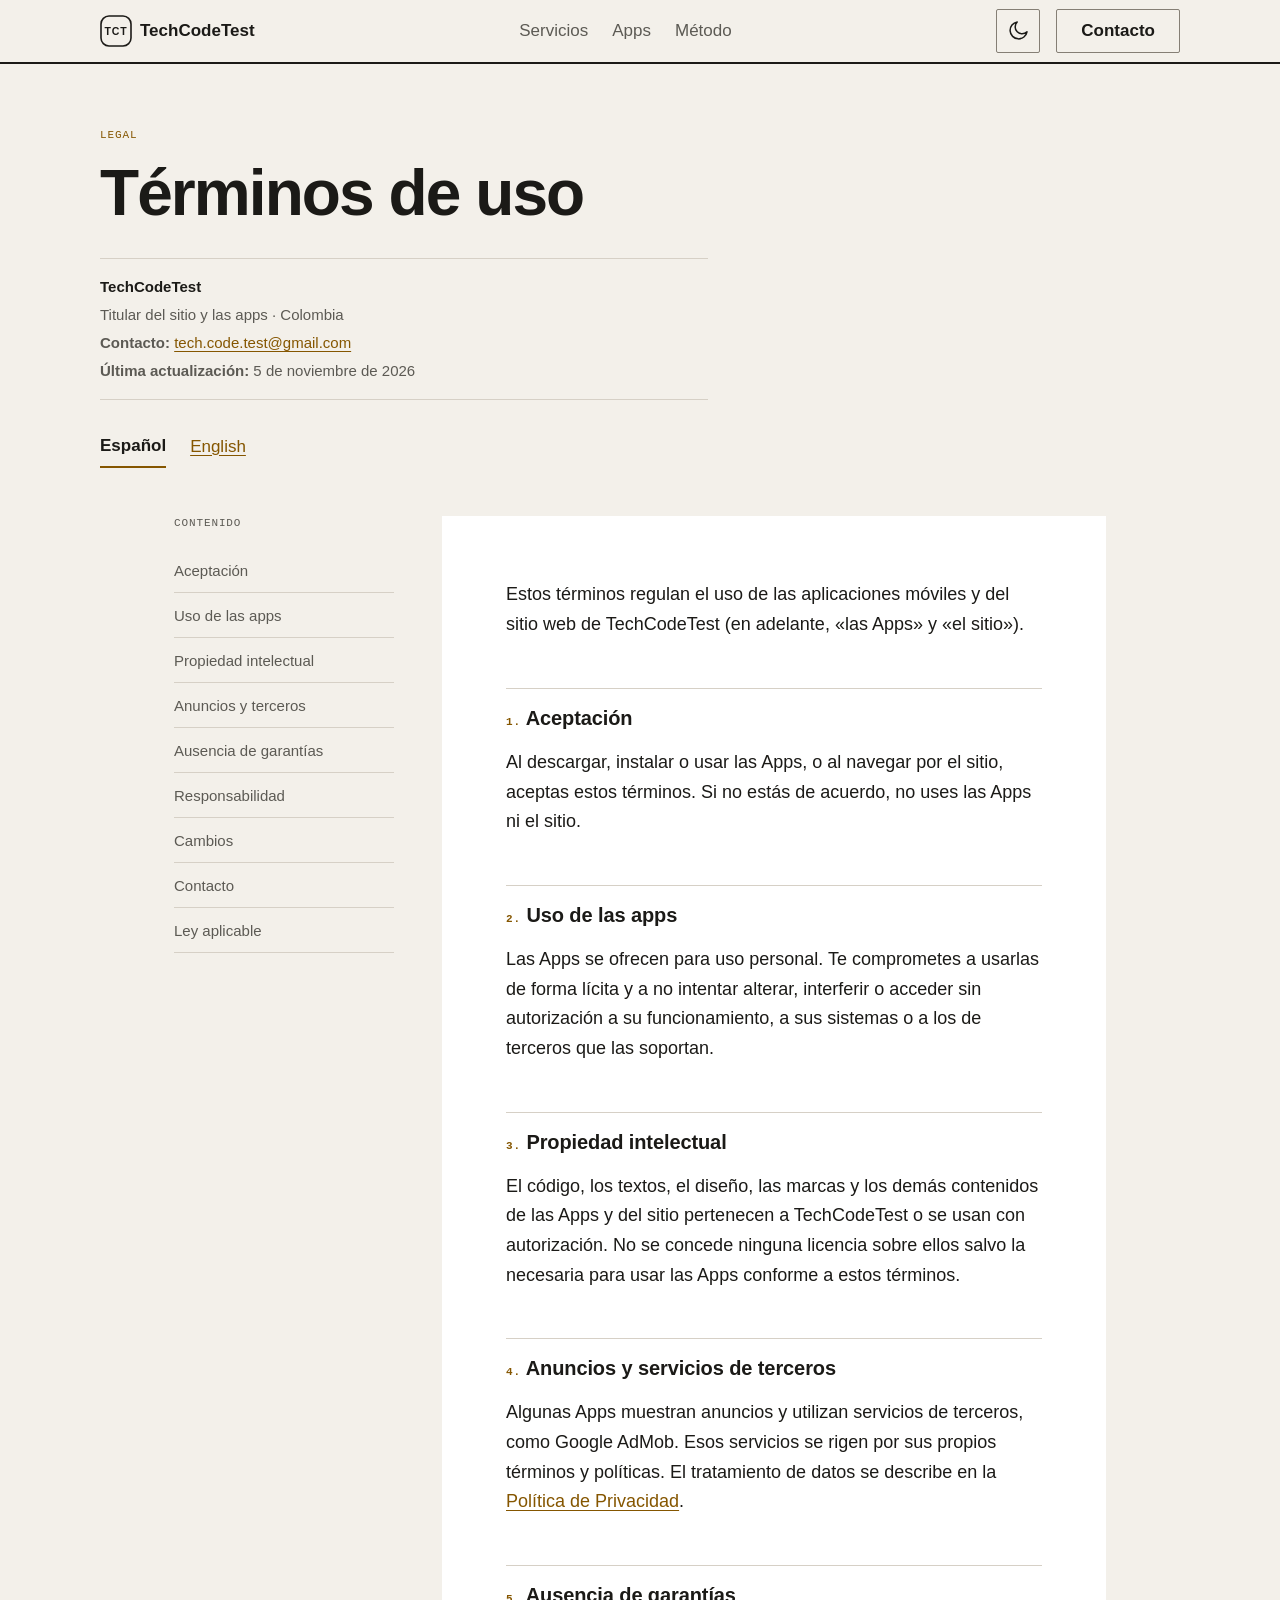
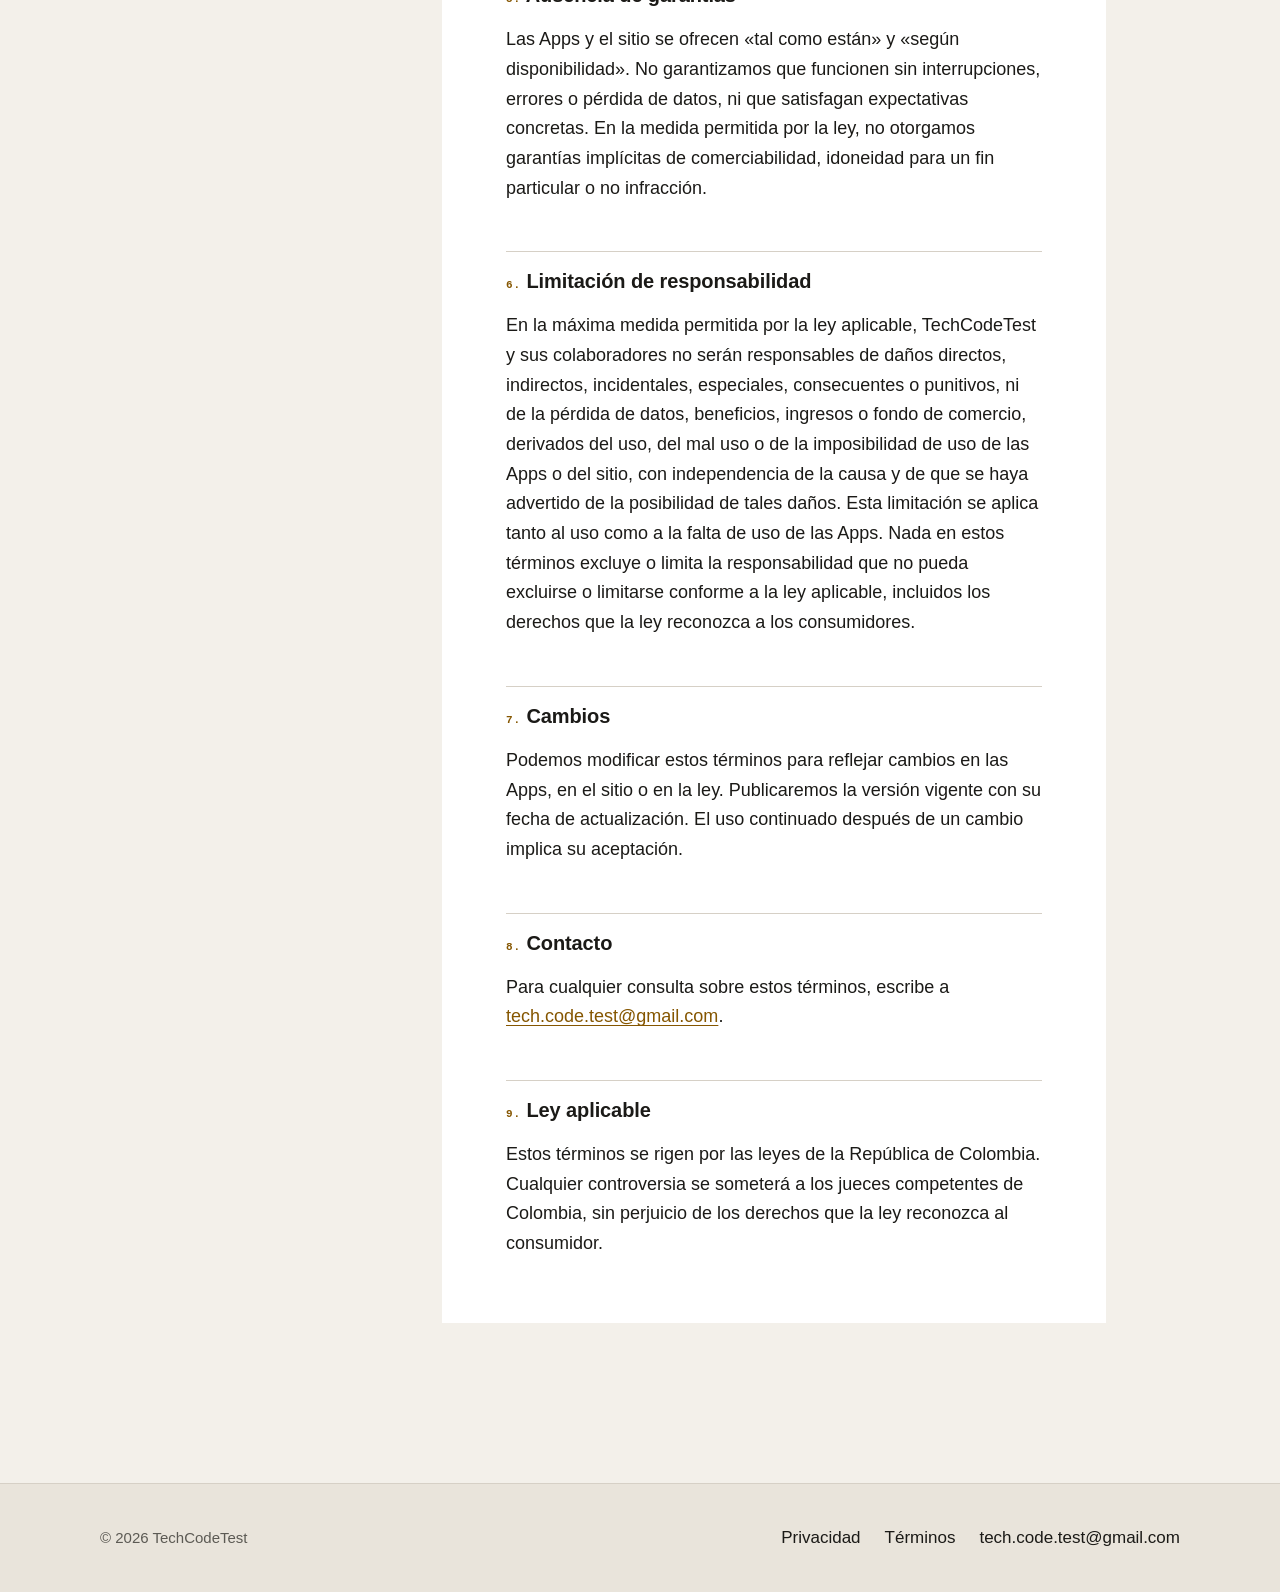
<file: terms/index.html>
<!DOCTYPE html>
<html lang="es">
<head>
  <meta charset="utf-8">
  <meta name="viewport" content="width=device-width, initial-scale=1">
  <meta http-equiv="Content-Security-Policy" content="default-src 'none'; script-src 'sha256-ghBvBbLvDaxQwFrTDrxrc/M5CB6MVr/b7m0WkwsUFsk='; style-src 'self'; img-src 'self'; font-src 'none'; connect-src 'none'; form-action 'none'; base-uri 'none'">
  <title>Términos de uso — TechCodeTest</title>
  <meta name="description" content="Términos de uso del sitio y de las aplicaciones móviles de TechCodeTest.">
  <link rel="canonical" href="https://cedaniel200.github.io/terms/">
  <link rel="alternate" hreflang="es" href="https://cedaniel200.github.io/terms/">
  <link rel="alternate" hreflang="en" href="https://cedaniel200.github.io/terms/en/">
  <link rel="alternate" hreflang="x-default" href="https://cedaniel200.github.io/terms/">
  <meta name="theme-color" content="#F3F0EA" media="(prefers-color-scheme: light)" data-m="light" class="t">
  <meta name="theme-color" content="#2E3238" media="(prefers-color-scheme: dark)" data-m="dark" class="t">
  <link rel="icon" href="/assets/icons/favicon.svg" type="image/svg+xml" media="(prefers-color-scheme: light)">
  <link rel="icon" href="/assets/icons/favicon-dark.svg" type="image/svg+xml" media="(prefers-color-scheme: dark)">
  <link rel="icon" href="/favicon.ico" sizes="any">
  <link rel="apple-touch-icon" href="/assets/icons/apple-touch-icon.png">
  <meta property="og:type" content="website">
  <meta property="og:site_name" content="TechCodeTest">
  <meta property="og:title" content="Términos de uso — TechCodeTest">
  <meta property="og:description" content="Términos de uso del sitio y de las aplicaciones móviles de TechCodeTest.">
  <meta property="og:url" content="https://cedaniel200.github.io/terms/">
  <meta property="og:locale" content="es_CO">
  <meta property="og:image" content="https://cedaniel200.github.io/assets/og-image.png">
  <meta property="og:image:width" content="1200">
  <meta property="og:image:height" content="630">
  <meta property="og:image:alt" content="TechCodeTest — Consultoría de software">
  <meta name="twitter:card" content="summary_large_image">
  <meta name="twitter:image" content="https://cedaniel200.github.io/assets/og-image.png">
  <script>{let d=document.documentElement,v,i,u,a;try{v=localStorage.theme}catch{}v=v=="dark"|v=="light"?v:matchMedia("(prefers-color-scheme:dark)").matches?"dark":"light";a=x=>{d.dataset.theme=x;d.querySelectorAll(".t").forEach(e=>e.media=e.dataset.m==x?"all":"not all")};a(v);onload=_=>{i=d.querySelector("#m");u=_=>{i.checked=i.ariaChecked=v<"l";i.ariaLabel="Cambiar a modo "+(v<"l"?"claro":"oscuro")};u();i.oninput=_=>{v=i.checked?"dark":"light";try{localStorage.theme=v}catch{}a(v);u()}}}</script>
  <link rel="stylesheet" href="/assets/styles.css">
</head>
<body>
  <a class="tct-skip" href="#main" lang="es">Saltar al contenido</a>

  <header class="tct-header" lang="es">
    <div class="tct-container tct-header-inner">
      <a class="tct-brand" href="/" aria-label="TechCodeTest, inicio">
        <svg class="brand-mark" viewBox="0 0 32 32" width="32" height="32" aria-hidden="true" focusable="false">
          <rect x="1" y="1" width="30" height="30" rx="8" fill="none" stroke="currentColor" stroke-width="1.6"/>
          <text x="16" y="16" text-anchor="middle" dominant-baseline="central" font-family="-apple-system, BlinkMacSystemFont, 'Segoe UI', Roboto, Helvetica, Arial, sans-serif" font-size="10.5" font-weight="700" letter-spacing="0.84" fill="currentColor">TCT</text>
        </svg>
        <span>TechCodeTest</span>
      </a>
      <input type="checkbox" id="m" class="tct-mode-input" role="switch" aria-label="Alternar modo claro y oscuro" aria-describedby="mode-help">
      <label for="m" class="tct-mode-button">
        <svg class="tct-icon-moon" viewBox="0 0 24 24" fill="none" stroke="currentColor" stroke-width="1.5" stroke-linecap="round" stroke-linejoin="round" aria-hidden="true" focusable="false"><path d="M21 12.8A8.5 8.5 0 1 1 11.2 3a6.6 6.6 0 0 0 9.8 9.8z"/></svg>
        <svg class="tct-icon-sun" viewBox="0 0 24 24" fill="none" stroke="currentColor" stroke-width="1.5" stroke-linecap="round" stroke-linejoin="round" aria-hidden="true" focusable="false"><circle cx="12" cy="12" r="4"/><path d="M12 2v2M12 20v2M4.9 4.9l1.4 1.4M17.7 17.7l1.4 1.4M2 12h2M20 12h2M4.9 19.1l1.4-1.4M17.7 6.3l1.4-1.4"/></svg>
      </label>
      <span id="mode-help" class="tct-visually-hidden">Activa el modo claro u oscuro. La elección se recuerda en este dispositivo.</span>
      <a class="tct-cta" href="/#contacto">Contacto</a>
      <nav class="tct-nav" aria-label="Navegación principal">
        <a href="/#servicios">Servicios</a>
        <a href="/apps/">Apps</a>
        <a href="/#metodo">Método</a>
      </nav>
    </div>
  </header>

  <main id="main" tabindex="-1">
    <section class="tct-legal-hero" aria-labelledby="terms-title">
      <div class="tct-container">
        <p class="tct-label">Legal</p>
        <h1 id="terms-title">Términos de uso</h1>
        <div class="tct-legal-meta">
          <p class="tct-legal-brand">TechCodeTest</p>
          <p class="tct-legal-role">Titular del sitio y las apps · Colombia</p>
          <p><strong>Contacto:</strong> <a href="mailto:tech.code.test@gmail.com">tech.code.test@gmail.com</a></p>
          <p><strong>Última actualización:</strong> 5 de noviembre de 2026</p>
        </div>
        <nav class="tct-lang-switch" aria-label="Idioma">
          <a href="/terms/" aria-current="page" hreflang="es">Español</a>
          <a href="/terms/en/" hreflang="en" lang="en">English</a>
        </nav>
      </div>
    </section>

    <div class="tct-container tct-legal-layout">
      <nav class="tct-legal-toc" aria-label="Índice de los términos">
        <h2 class="tct-label">Contenido</h2>
        <ol>
          <li><a href="#aceptacion">Aceptación</a></li>
          <li><a href="#uso">Uso de las apps</a></li>
          <li><a href="#propiedad">Propiedad intelectual</a></li>
          <li><a href="#terceros">Anuncios y terceros</a></li>
          <li><a href="#garantias">Ausencia de garantías</a></li>
          <li><a href="#responsabilidad">Responsabilidad</a></li>
          <li><a href="#cambios">Cambios</a></li>
          <li><a href="#contacto">Contacto</a></li>
          <li><a href="#ley">Ley aplicable</a></li>
        </ol>
      </nav>

      <article class="tct-legal-content legal-content">
        <p>Estos términos regulan el uso de las aplicaciones móviles y del sitio web de TechCodeTest (en adelante, «las Apps» y «el sitio»).</p>

        <h2 id="aceptacion"><span class="tct-legal-num">1.</span> Aceptación</h2>
        <p>Al descargar, instalar o usar las Apps, o al navegar por el sitio, aceptas estos términos. Si no estás de acuerdo, no uses las Apps ni el sitio.</p>

        <h2 id="uso"><span class="tct-legal-num">2.</span> Uso de las apps</h2>
        <p>Las Apps se ofrecen para uso personal. Te comprometes a usarlas de forma lícita y a no intentar alterar, interferir o acceder sin autorización a su funcionamiento, a sus sistemas o a los de terceros que las soportan.</p>

        <h2 id="propiedad"><span class="tct-legal-num">3.</span> Propiedad intelectual</h2>
        <p>El código, los textos, el diseño, las marcas y los demás contenidos de las Apps y del sitio pertenecen a TechCodeTest o se usan con autorización. No se concede ninguna licencia sobre ellos salvo la necesaria para usar las Apps conforme a estos términos.</p>

        <h2 id="terceros"><span class="tct-legal-num">4.</span> Anuncios y servicios de terceros</h2>
        <p>Algunas Apps muestran anuncios y utilizan servicios de terceros, como Google AdMob. Esos servicios se rigen por sus propios términos y políticas. El tratamiento de datos se describe en la <a href="/privacy/">Política de Privacidad</a>.</p>

        <h2 id="garantias"><span class="tct-legal-num">5.</span> Ausencia de garantías</h2>
        <p>Las Apps y el sitio se ofrecen «tal como están» y «según disponibilidad». No garantizamos que funcionen sin interrupciones, errores o pérdida de datos, ni que satisfagan expectativas concretas. En la medida permitida por la ley, no otorgamos garantías implícitas de comerciabilidad, idoneidad para un fin particular o no infracción.</p>

        <h2 id="responsabilidad"><span class="tct-legal-num">6.</span> Limitación de responsabilidad</h2>
        <p>En la máxima medida permitida por la ley aplicable, TechCodeTest y sus colaboradores no serán responsables de daños directos, indirectos, incidentales, especiales, consecuentes o punitivos, ni de la pérdida de datos, beneficios, ingresos o fondo de comercio, derivados del uso, del mal uso o de la imposibilidad de uso de las Apps o del sitio, con independencia de la causa y de que se haya advertido de la posibilidad de tales daños. Esta limitación se aplica tanto al uso como a la falta de uso de las Apps. Nada en estos términos excluye o limita la responsabilidad que no pueda excluirse o limitarse conforme a la ley aplicable, incluidos los derechos que la ley reconozca a los consumidores.</p>

        <h2 id="cambios"><span class="tct-legal-num">7.</span> Cambios</h2>
        <p>Podemos modificar estos términos para reflejar cambios en las Apps, en el sitio o en la ley. Publicaremos la versión vigente con su fecha de actualización. El uso continuado después de un cambio implica su aceptación.</p>

        <h2 id="contacto"><span class="tct-legal-num">8.</span> Contacto</h2>
        <p>Para cualquier consulta sobre estos términos, escribe a <a href="mailto:tech.code.test@gmail.com">tech.code.test@gmail.com</a>.</p>

        <h2 id="ley"><span class="tct-legal-num">9.</span> Ley aplicable</h2>
        <p>Estos términos se rigen por las leyes de la República de Colombia. Cualquier controversia se someterá a los jueces competentes de Colombia, sin perjuicio de los derechos que la ley reconozca al consumidor.</p>
      </article>
    </div>
  </main>

  <footer class="tct-footer" lang="es">
    <div class="tct-container tct-footer-inner">
      <p class="tct-footer-brand">© 2026 TechCodeTest</p>
      <nav class="tct-footer-links" aria-label="Enlaces del pie">
        <a href="/privacy/">Privacidad</a>
        <a href="/terms/">Términos</a>
        <a href="mailto:tech.code.test@gmail.com">tech.code.test@gmail.com</a>
      </nav>
    </div>
  </footer>
</body>
</html>
</file>
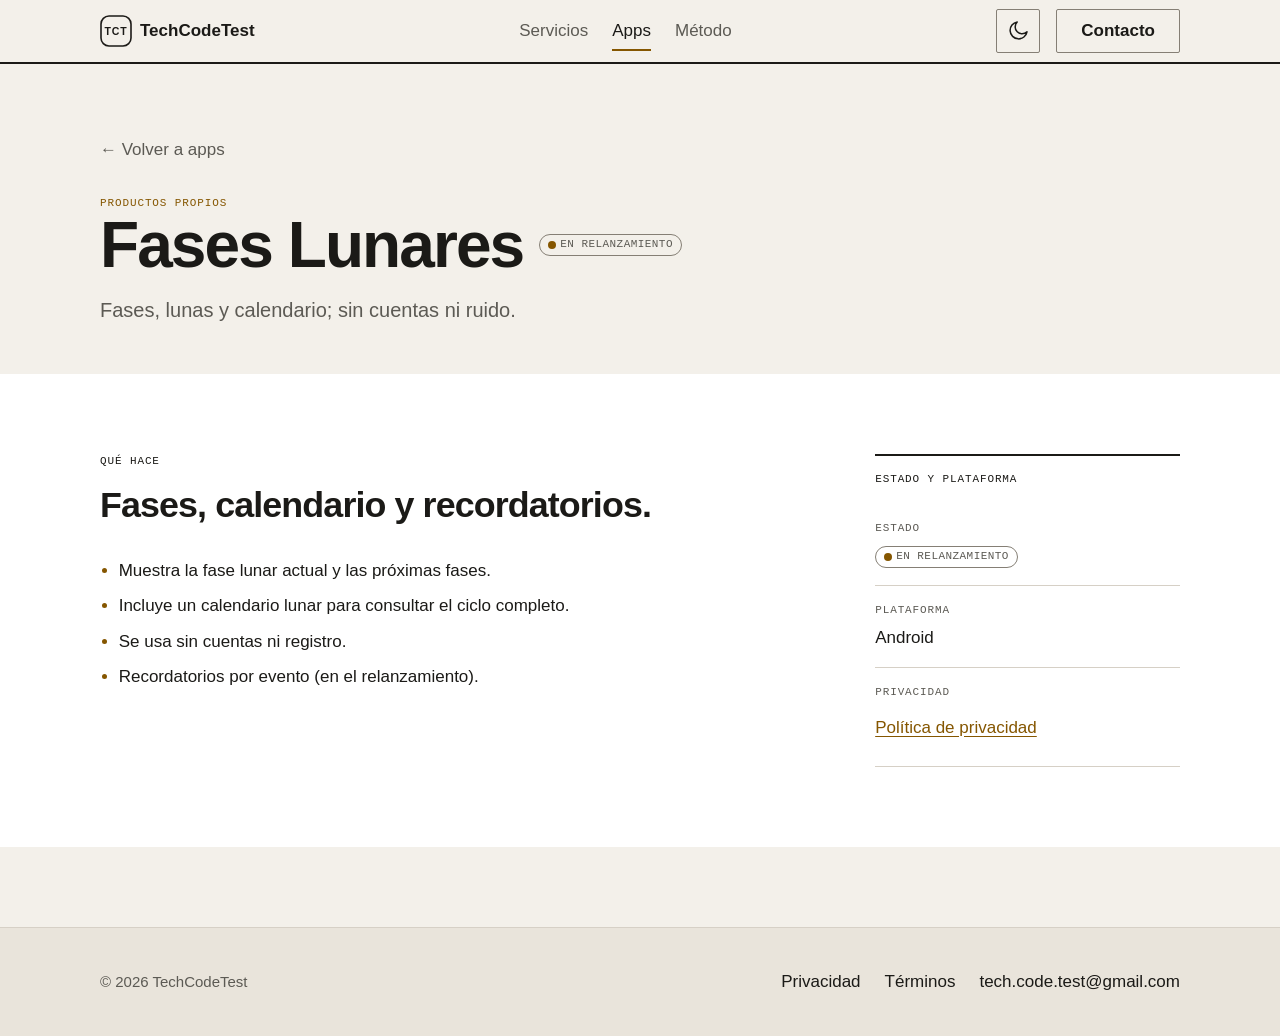
<file: apps/fases-lunares/index.html>
<!DOCTYPE html>
<html lang="es">
<head>
  <meta charset="utf-8">
  <meta name="viewport" content="width=device-width, initial-scale=1">
  <meta http-equiv="Content-Security-Policy" content="default-src 'none'; script-src 'sha256-ghBvBbLvDaxQwFrTDrxrc/M5CB6MVr/b7m0WkwsUFsk='; style-src 'self'; img-src 'self'; font-src 'none'; connect-src 'none'; form-action 'none'; base-uri 'none'">
  <title>Fases Lunares — TechCodeTest</title>
  <meta name="description" content="Fases, calendario lunar y próximas fases.">
  <link rel="canonical" href="https://cedaniel200.github.io/apps/fases-lunares/">
  <meta name="theme-color" content="#F3F0EA" media="(prefers-color-scheme: light)" data-m="light" class="t">
  <meta name="theme-color" content="#2E3238" media="(prefers-color-scheme: dark)" data-m="dark" class="t">
  <link rel="icon" href="/assets/icons/favicon.svg" type="image/svg+xml" media="(prefers-color-scheme: light)">
  <link rel="icon" href="/assets/icons/favicon-dark.svg" type="image/svg+xml" media="(prefers-color-scheme: dark)">
  <link rel="icon" href="/favicon.ico" sizes="any">
  <link rel="apple-touch-icon" href="/assets/icons/apple-touch-icon.png">
  <meta property="og:type" content="website">
  <meta property="og:site_name" content="TechCodeTest">
  <meta property="og:title" content="Fases Lunares — TechCodeTest">
  <meta property="og:description" content="Fases lunares, calendario y recordatorios por evento. App Android en relanzamiento.">
  <meta property="og:url" content="https://cedaniel200.github.io/apps/fases-lunares/">
  <meta property="og:locale" content="es_CO">
  <meta property="og:image" content="https://cedaniel200.github.io/assets/og-image.png">
  <meta property="og:image:width" content="1200">
  <meta property="og:image:height" content="630">
  <meta property="og:image:alt" content="TechCodeTest — Consultoría de software">
  <meta name="twitter:card" content="summary_large_image">
  <meta name="twitter:image" content="https://cedaniel200.github.io/assets/og-image.png">
  <script>{let d=document.documentElement,v,i,u,a;try{v=localStorage.theme}catch{}v=v=="dark"|v=="light"?v:matchMedia("(prefers-color-scheme:dark)").matches?"dark":"light";a=x=>{d.dataset.theme=x;d.querySelectorAll(".t").forEach(e=>e.media=e.dataset.m==x?"all":"not all")};a(v);onload=_=>{i=d.querySelector("#m");u=_=>{i.checked=i.ariaChecked=v<"l";i.ariaLabel="Cambiar a modo "+(v<"l"?"claro":"oscuro")};u();i.oninput=_=>{v=i.checked?"dark":"light";try{localStorage.theme=v}catch{}a(v);u()}}}</script>
  <link rel="stylesheet" href="/assets/styles.css">
</head>
<body>
  <a class="tct-skip" href="#main" lang="es">Saltar al contenido</a>

  <header class="tct-header" lang="es">
    <div class="tct-container tct-header-inner">
      <a class="tct-brand" href="/" aria-label="TechCodeTest, inicio">
        <svg class="brand-mark" viewBox="0 0 32 32" width="32" height="32" aria-hidden="true" focusable="false">
          <rect x="1" y="1" width="30" height="30" rx="8" fill="none" stroke="currentColor" stroke-width="1.6"/>
          <text x="16" y="16" text-anchor="middle" dominant-baseline="central" font-family="-apple-system, BlinkMacSystemFont, 'Segoe UI', Roboto, Helvetica, Arial, sans-serif" font-size="10.5" font-weight="700" letter-spacing="0.84" fill="currentColor">TCT</text>
        </svg>
        <span>TechCodeTest</span>
      </a>
      <input type="checkbox" id="m" class="tct-mode-input" role="switch" aria-label="Alternar modo claro y oscuro" aria-describedby="mode-help">
      <label for="m" class="tct-mode-button">
        <svg class="tct-icon-moon" viewBox="0 0 24 24" fill="none" stroke="currentColor" stroke-width="1.5" stroke-linecap="round" stroke-linejoin="round" aria-hidden="true" focusable="false"><path d="M21 12.8A8.5 8.5 0 1 1 11.2 3a6.6 6.6 0 0 0 9.8 9.8z"/></svg>
        <svg class="tct-icon-sun" viewBox="0 0 24 24" fill="none" stroke="currentColor" stroke-width="1.5" stroke-linecap="round" stroke-linejoin="round" aria-hidden="true" focusable="false"><circle cx="12" cy="12" r="4"/><path d="M12 2v2M12 20v2M4.9 4.9l1.4 1.4M17.7 17.7l1.4 1.4M2 12h2M20 12h2M4.9 19.1l1.4-1.4M17.7 6.3l1.4-1.4"/></svg>
      </label>
      <span id="mode-help" class="tct-visually-hidden">Activa el modo claro u oscuro. La elección se recuerda en este dispositivo.</span>
      <a class="tct-cta" href="/#contacto">Contacto</a>
      <nav class="tct-nav" aria-label="Navegación principal">
        <a href="/#servicios">Servicios</a>
        <a href="/apps/" aria-current="page">Apps</a>
        <a href="/#metodo">Método</a>
      </nav>
    </div>
  </header>

  <main id="main" tabindex="-1">
    <section class="tct-page-hero" aria-labelledby="app-title">
      <div class="tct-container">
        <a class="tct-back" href="/apps/">← Volver a apps</a>
        <p class="tct-label">PRODUCTOS PROPIOS</p>
        <div class="tct-page-title">
          <h1 id="app-title">Fases Lunares</h1>
          <p class="tct-status"><span class="tct-status-dot" aria-hidden="true"></span>En relanzamiento</p>
        </div>
        <p class="tct-lede">Fases, lunas y calendario; sin cuentas ni ruido.</p>
      </div>
    </section>

    <section class="tct-plate" aria-labelledby="features-title">
      <div class="tct-container tct-detail-layout">
        <div class="tct-detail-main">
          <p class="tct-label">QUÉ HACE</p>
          <h2 id="features-title">Fases, calendario y recordatorios.</h2>
          <ul class="tct-feature-list">
            <li>Muestra la fase lunar actual y las próximas fases.</li>
            <li>Incluye un calendario lunar para consultar el ciclo completo.</li>
            <li>Se usa sin cuentas ni registro.</li>
            <li>Recordatorios por evento (en el relanzamiento).</li>
          </ul>
        </div>

        <aside class="tct-detail-aside" aria-labelledby="facts-title">
          <h2 id="facts-title" class="tct-label">Estado y plataforma</h2>
          <dl class="tct-facts">
            <div>
              <dt>Estado</dt>
              <dd><span class="tct-status"><span class="tct-status-dot" aria-hidden="true"></span>En relanzamiento</span></dd>
            </div>
            <div>
              <dt>Plataforma</dt>
              <dd>Android</dd>
            </div>
            <div>
              <dt>Privacidad</dt>
              <dd><a class="tct-link" href="/privacy/">Política de privacidad</a></dd>
            </div>
          </dl>
        </aside>
      </div>
    </section>
  </main>

  <footer class="tct-footer" lang="es">
    <div class="tct-container tct-footer-inner">
      <p class="tct-footer-brand">© 2026 TechCodeTest</p>
      <nav class="tct-footer-links" aria-label="Enlaces del pie">
        <a href="/privacy/">Privacidad</a>
        <a href="/terms/">Términos</a>
        <a href="mailto:tech.code.test@gmail.com">tech.code.test@gmail.com</a>
      </nav>
    </div>
  </footer>
</body>
</html>
</file>
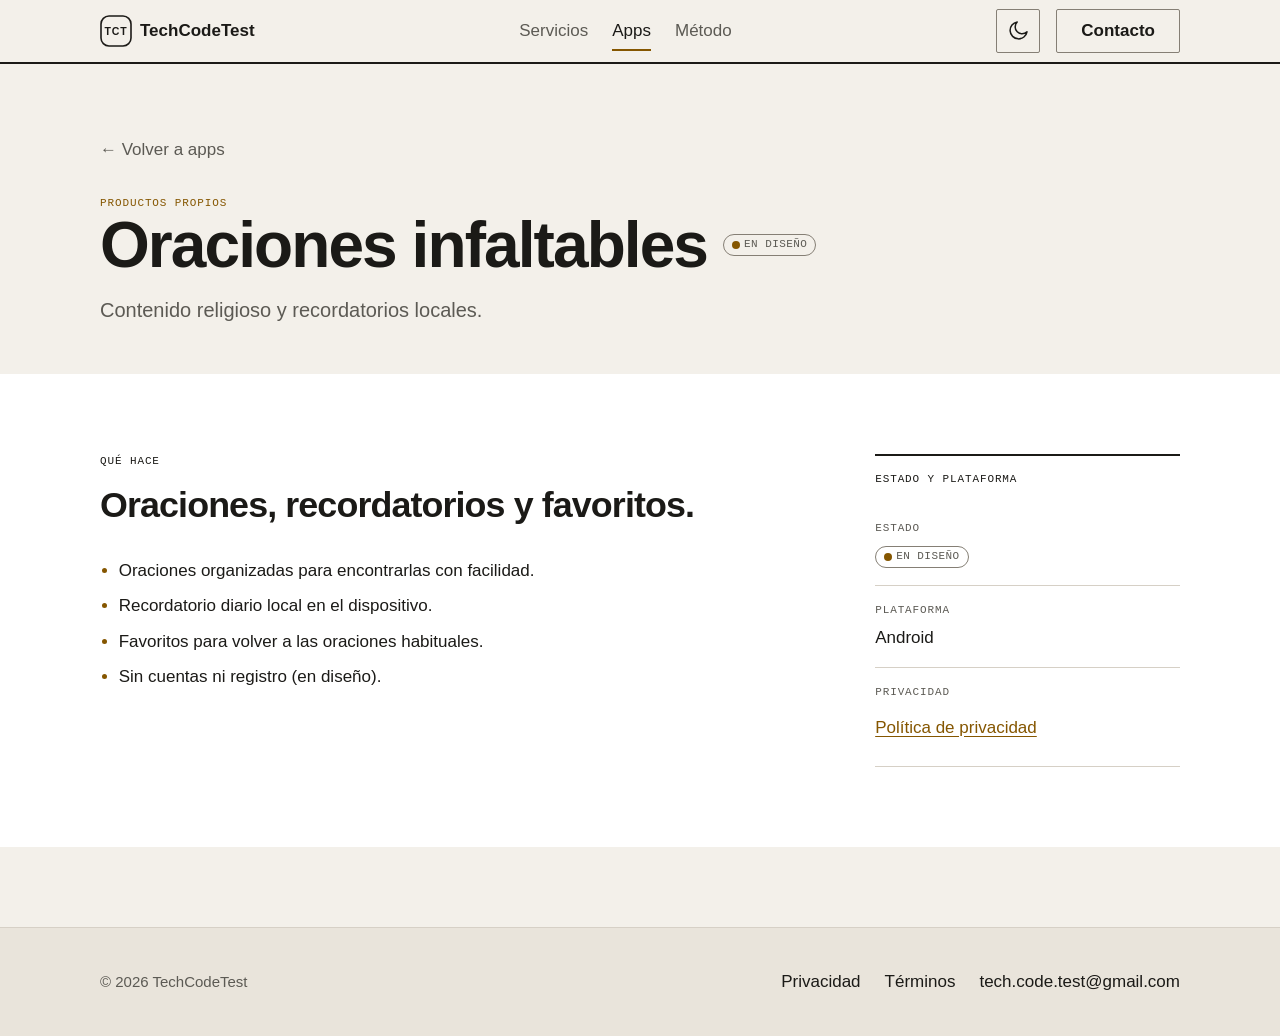
<file: apps/oraciones/index.html>
<!DOCTYPE html>
<html lang="es">
<head>
  <meta charset="utf-8">
  <meta name="viewport" content="width=device-width, initial-scale=1">
  <meta http-equiv="Content-Security-Policy" content="default-src 'none'; script-src 'sha256-ghBvBbLvDaxQwFrTDrxrc/M5CB6MVr/b7m0WkwsUFsk='; style-src 'self'; img-src 'self'; font-src 'none'; connect-src 'none'; form-action 'none'; base-uri 'none'">
  <title>Oraciones infaltables — TechCodeTest</title>
  <meta name="description" content="Oraciones organizadas, recordatorio diario local y favoritos. App Android de TechCodeTest en diseño.">
  <link rel="canonical" href="https://cedaniel200.github.io/apps/oraciones/">
  <meta name="theme-color" content="#F3F0EA" media="(prefers-color-scheme: light)" data-m="light" class="t">
  <meta name="theme-color" content="#2E3238" media="(prefers-color-scheme: dark)" data-m="dark" class="t">
  <link rel="icon" href="/assets/icons/favicon.svg" type="image/svg+xml" media="(prefers-color-scheme: light)">
  <link rel="icon" href="/assets/icons/favicon-dark.svg" type="image/svg+xml" media="(prefers-color-scheme: dark)">
  <link rel="icon" href="/favicon.ico" sizes="any">
  <link rel="apple-touch-icon" href="/assets/icons/apple-touch-icon.png">
  <meta property="og:type" content="website">
  <meta property="og:site_name" content="TechCodeTest">
  <meta property="og:title" content="Oraciones infaltables — TechCodeTest">
  <meta property="og:description" content="Oraciones organizadas, recordatorio diario local y favoritos. App Android en diseño.">
  <meta property="og:url" content="https://cedaniel200.github.io/apps/oraciones/">
  <meta property="og:locale" content="es_CO">
  <meta property="og:image" content="https://cedaniel200.github.io/assets/og-image.png">
  <meta property="og:image:width" content="1200">
  <meta property="og:image:height" content="630">
  <meta property="og:image:alt" content="TechCodeTest — Consultoría de software">
  <meta name="twitter:card" content="summary_large_image">
  <meta name="twitter:image" content="https://cedaniel200.github.io/assets/og-image.png">
  <script>{let d=document.documentElement,v,i,u,a;try{v=localStorage.theme}catch{}v=v=="dark"|v=="light"?v:matchMedia("(prefers-color-scheme:dark)").matches?"dark":"light";a=x=>{d.dataset.theme=x;d.querySelectorAll(".t").forEach(e=>e.media=e.dataset.m==x?"all":"not all")};a(v);onload=_=>{i=d.querySelector("#m");u=_=>{i.checked=i.ariaChecked=v<"l";i.ariaLabel="Cambiar a modo "+(v<"l"?"claro":"oscuro")};u();i.oninput=_=>{v=i.checked?"dark":"light";try{localStorage.theme=v}catch{}a(v);u()}}}</script>
  <link rel="stylesheet" href="/assets/styles.css">
</head>
<body>
  <a class="tct-skip" href="#main" lang="es">Saltar al contenido</a>

  <header class="tct-header" lang="es">
    <div class="tct-container tct-header-inner">
      <a class="tct-brand" href="/" aria-label="TechCodeTest, inicio">
        <svg class="brand-mark" viewBox="0 0 32 32" width="32" height="32" aria-hidden="true" focusable="false">
          <rect x="1" y="1" width="30" height="30" rx="8" fill="none" stroke="currentColor" stroke-width="1.6"/>
          <text x="16" y="16" text-anchor="middle" dominant-baseline="central" font-family="-apple-system, BlinkMacSystemFont, 'Segoe UI', Roboto, Helvetica, Arial, sans-serif" font-size="10.5" font-weight="700" letter-spacing="0.84" fill="currentColor">TCT</text>
        </svg>
        <span>TechCodeTest</span>
      </a>
      <input type="checkbox" id="m" class="tct-mode-input" role="switch" aria-label="Alternar modo claro y oscuro" aria-describedby="mode-help">
      <label for="m" class="tct-mode-button">
        <svg class="tct-icon-moon" viewBox="0 0 24 24" fill="none" stroke="currentColor" stroke-width="1.5" stroke-linecap="round" stroke-linejoin="round" aria-hidden="true" focusable="false"><path d="M21 12.8A8.5 8.5 0 1 1 11.2 3a6.6 6.6 0 0 0 9.8 9.8z"/></svg>
        <svg class="tct-icon-sun" viewBox="0 0 24 24" fill="none" stroke="currentColor" stroke-width="1.5" stroke-linecap="round" stroke-linejoin="round" aria-hidden="true" focusable="false"><circle cx="12" cy="12" r="4"/><path d="M12 2v2M12 20v2M4.9 4.9l1.4 1.4M17.7 17.7l1.4 1.4M2 12h2M20 12h2M4.9 19.1l1.4-1.4M17.7 6.3l1.4-1.4"/></svg>
      </label>
      <span id="mode-help" class="tct-visually-hidden">Activa el modo claro u oscuro. La elección se recuerda en este dispositivo.</span>
      <a class="tct-cta" href="/#contacto">Contacto</a>
      <nav class="tct-nav" aria-label="Navegación principal">
        <a href="/#servicios">Servicios</a>
        <a href="/apps/" aria-current="page">Apps</a>
        <a href="/#metodo">Método</a>
      </nav>
    </div>
  </header>

  <main id="main" tabindex="-1">
    <section class="tct-page-hero" aria-labelledby="app-title">
      <div class="tct-container">
        <a class="tct-back" href="/apps/">← Volver a apps</a>
        <p class="tct-label">PRODUCTOS PROPIOS</p>
        <div class="tct-page-title">
          <h1 id="app-title">Oraciones infaltables</h1>
          <p class="tct-status"><span class="tct-status-dot" aria-hidden="true"></span>En diseño</p>
        </div>
        <p class="tct-lede">Contenido religioso y recordatorios locales.</p>
      </div>
    </section>

    <section class="tct-plate" aria-labelledby="features-title">
      <div class="tct-container tct-detail-layout">
        <div class="tct-detail-main">
          <p class="tct-label">QUÉ HACE</p>
          <h2 id="features-title">Oraciones, recordatorios y favoritos.</h2>
          <ul class="tct-feature-list">
            <li>Oraciones organizadas para encontrarlas con facilidad.</li>
            <li>Recordatorio diario local en el dispositivo.</li>
            <li>Favoritos para volver a las oraciones habituales.</li>
            <li>Sin cuentas ni registro (en diseño).</li>
          </ul>
        </div>

        <aside class="tct-detail-aside" aria-labelledby="facts-title">
          <h2 id="facts-title" class="tct-label">Estado y plataforma</h2>
          <dl class="tct-facts">
            <div>
              <dt>Estado</dt>
              <dd><span class="tct-status"><span class="tct-status-dot" aria-hidden="true"></span>En diseño</span></dd>
            </div>
            <div>
              <dt>Plataforma</dt>
              <dd>Android</dd>
            </div>
            <div>
              <dt>Privacidad</dt>
              <dd><a class="tct-link" href="/privacy/">Política de privacidad</a></dd>
            </div>
          </dl>
        </aside>
      </div>
    </section>
  </main>

  <footer class="tct-footer" lang="es">
    <div class="tct-container tct-footer-inner">
      <p class="tct-footer-brand">© 2026 TechCodeTest</p>
      <nav class="tct-footer-links" aria-label="Enlaces del pie">
        <a href="/privacy/">Privacidad</a>
        <a href="/terms/">Términos</a>
        <a href="mailto:tech.code.test@gmail.com">tech.code.test@gmail.com</a>
      </nav>
    </div>
  </footer>
</body>
</html>
</file>
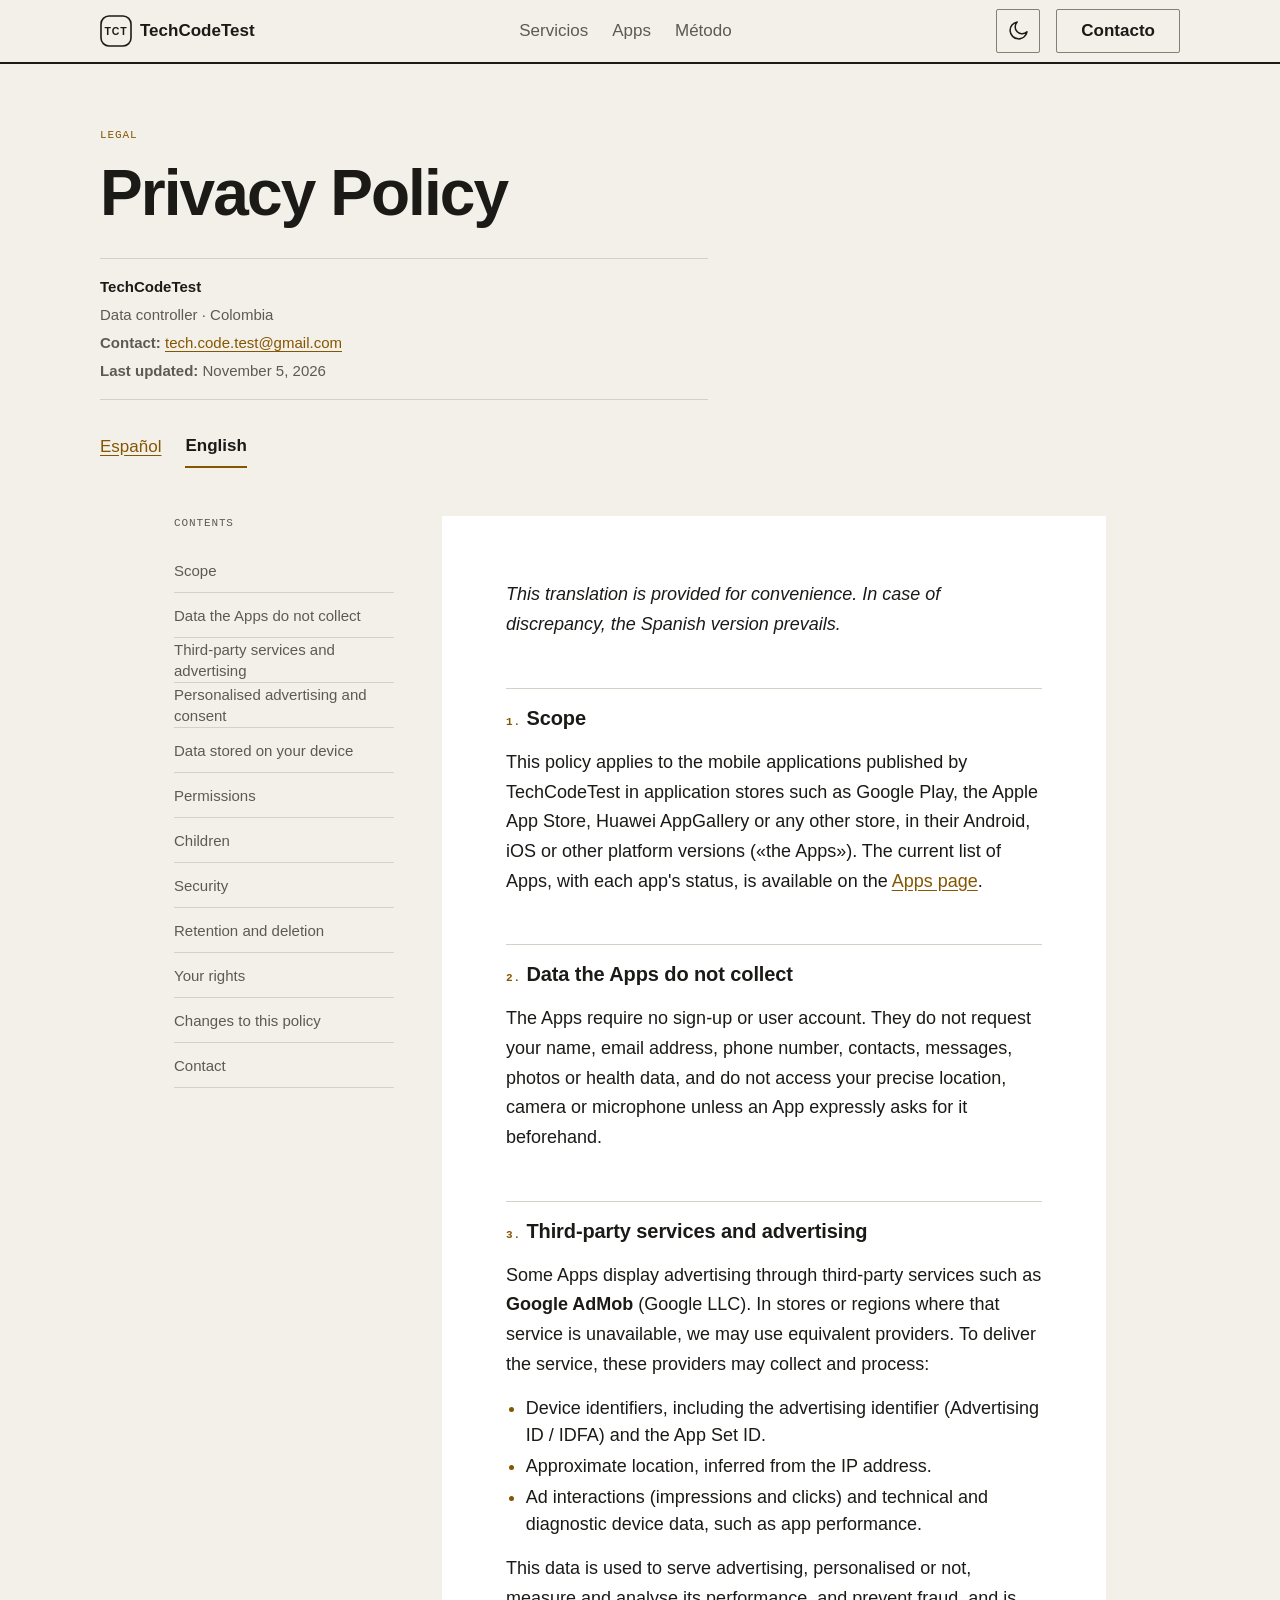
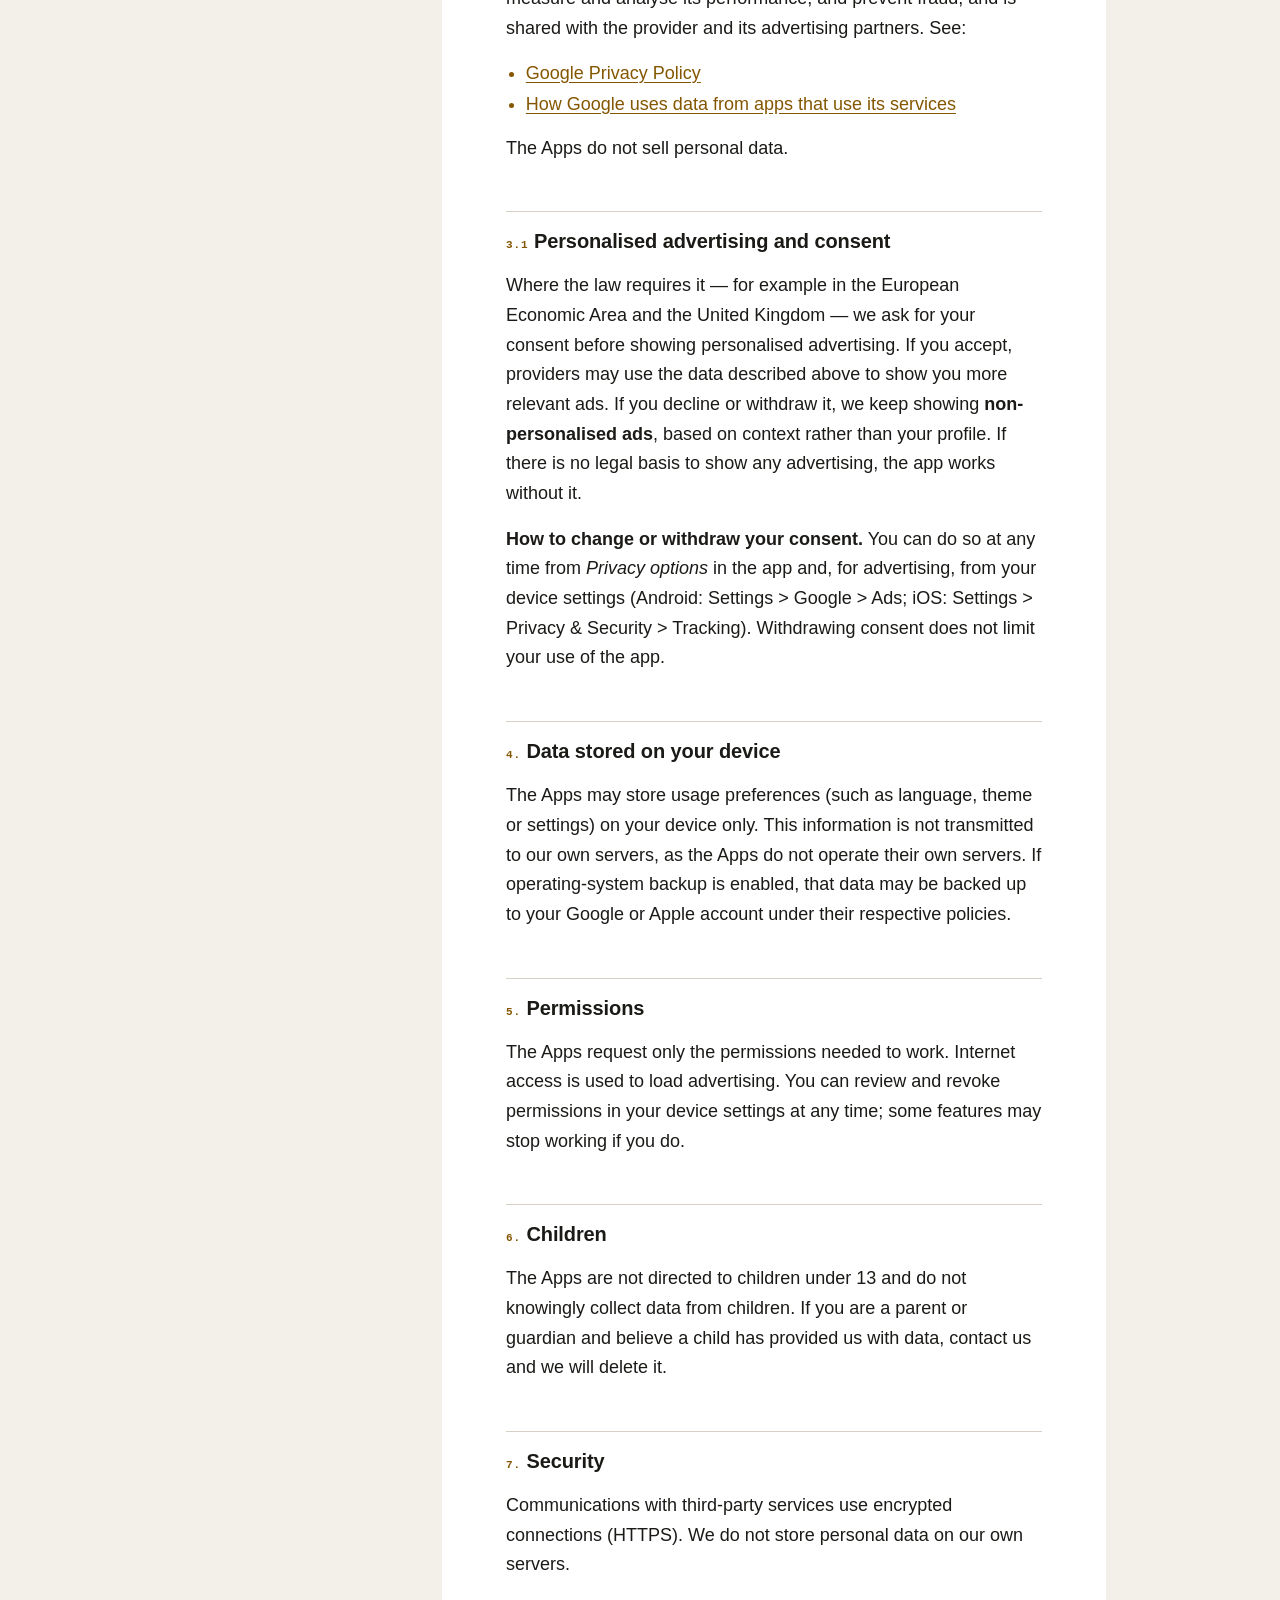
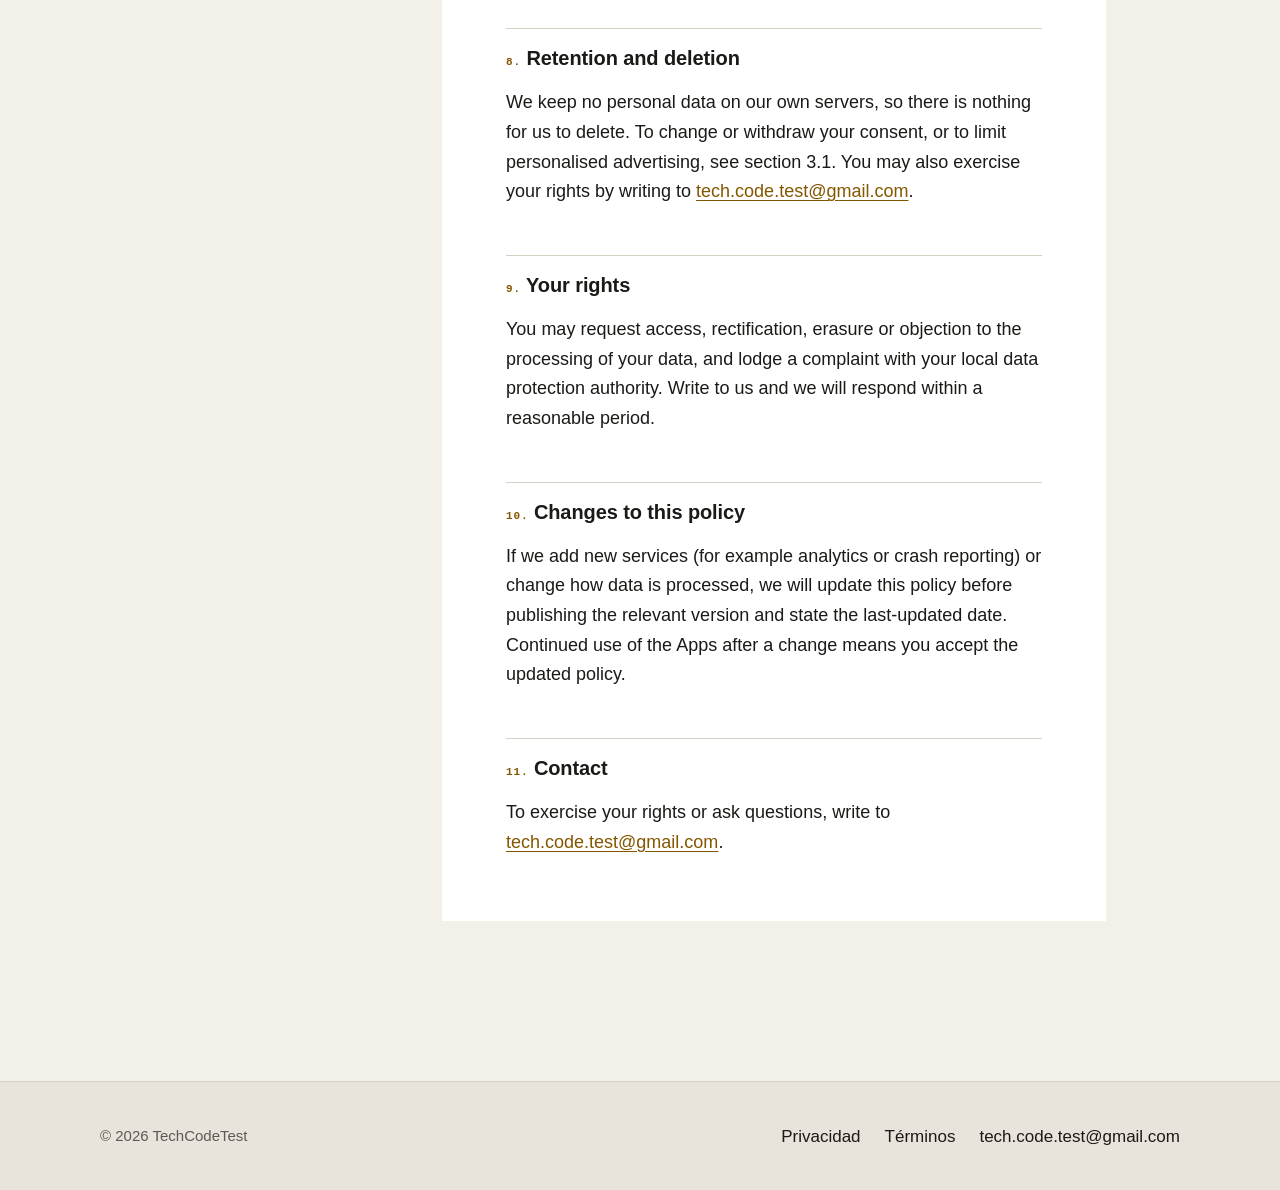
<file: privacy/en/index.html>
<!DOCTYPE html>
<html lang="en">
<head>
  <meta charset="utf-8">
  <meta name="viewport" content="width=device-width, initial-scale=1">
  <meta http-equiv="Content-Security-Policy" content="default-src 'none'; script-src 'sha256-ghBvBbLvDaxQwFrTDrxrc/M5CB6MVr/b7m0WkwsUFsk='; style-src 'self'; img-src 'self'; font-src 'none'; connect-src 'none'; form-action 'none'; base-uri 'none'">
  <title>Privacy Policy — TechCodeTest</title>
  <meta name="description" content="Privacy policy for the mobile applications published by TechCodeTest.">
  <link rel="canonical" href="https://cedaniel200.github.io/privacy/en/">
  <link rel="alternate" hreflang="es" href="https://cedaniel200.github.io/privacy/">
  <link rel="alternate" hreflang="en" href="https://cedaniel200.github.io/privacy/en/">
  <link rel="alternate" hreflang="x-default" href="https://cedaniel200.github.io/privacy/">
  <meta name="theme-color" content="#F3F0EA" media="(prefers-color-scheme: light)" data-m="light" class="t">
  <meta name="theme-color" content="#2E3238" media="(prefers-color-scheme: dark)" data-m="dark" class="t">
  <link rel="icon" href="/assets/icons/favicon.svg" type="image/svg+xml" media="(prefers-color-scheme: light)">
  <link rel="icon" href="/assets/icons/favicon-dark.svg" type="image/svg+xml" media="(prefers-color-scheme: dark)">
  <link rel="icon" href="/favicon.ico" sizes="any">
  <link rel="apple-touch-icon" href="/assets/icons/apple-touch-icon.png">
  <meta property="og:type" content="website">
  <meta property="og:site_name" content="TechCodeTest">
  <meta property="og:title" content="Privacy Policy — TechCodeTest">
  <meta property="og:description" content="Privacy policy for the mobile applications published by TechCodeTest.">
  <meta property="og:url" content="https://cedaniel200.github.io/privacy/en/">
  <meta property="og:locale" content="en_US">
  <meta property="og:image" content="https://cedaniel200.github.io/assets/og-image.png">
  <meta property="og:image:width" content="1200">
  <meta property="og:image:height" content="630">
  <meta property="og:image:alt" content="TechCodeTest — Consultoría de software">
  <meta name="twitter:card" content="summary_large_image">
  <meta name="twitter:image" content="https://cedaniel200.github.io/assets/og-image.png">
  <script>{let d=document.documentElement,v,i,u,a;try{v=localStorage.theme}catch{}v=v=="dark"|v=="light"?v:matchMedia("(prefers-color-scheme:dark)").matches?"dark":"light";a=x=>{d.dataset.theme=x;d.querySelectorAll(".t").forEach(e=>e.media=e.dataset.m==x?"all":"not all")};a(v);onload=_=>{i=d.querySelector("#m");u=_=>{i.checked=i.ariaChecked=v<"l";i.ariaLabel="Cambiar a modo "+(v<"l"?"claro":"oscuro")};u();i.oninput=_=>{v=i.checked?"dark":"light";try{localStorage.theme=v}catch{}a(v);u()}}}</script>
  <link rel="stylesheet" href="/assets/styles.css">
</head>
<body>
  <a class="tct-skip" href="#main" lang="es">Saltar al contenido</a>

  <header class="tct-header" lang="es">
    <div class="tct-container tct-header-inner">
      <a class="tct-brand" href="/" aria-label="TechCodeTest, inicio">
        <svg class="brand-mark" viewBox="0 0 32 32" width="32" height="32" aria-hidden="true" focusable="false">
          <rect x="1" y="1" width="30" height="30" rx="8" fill="none" stroke="currentColor" stroke-width="1.6"/>
          <text x="16" y="16" text-anchor="middle" dominant-baseline="central" font-family="-apple-system, BlinkMacSystemFont, 'Segoe UI', Roboto, Helvetica, Arial, sans-serif" font-size="10.5" font-weight="700" letter-spacing="0.84" fill="currentColor">TCT</text>
        </svg>
        <span>TechCodeTest</span>
      </a>
      <input type="checkbox" id="m" class="tct-mode-input" role="switch" aria-label="Alternar modo claro y oscuro" aria-describedby="mode-help">
      <label for="m" class="tct-mode-button">
        <svg class="tct-icon-moon" viewBox="0 0 24 24" fill="none" stroke="currentColor" stroke-width="1.5" stroke-linecap="round" stroke-linejoin="round" aria-hidden="true" focusable="false"><path d="M21 12.8A8.5 8.5 0 1 1 11.2 3a6.6 6.6 0 0 0 9.8 9.8z"/></svg>
        <svg class="tct-icon-sun" viewBox="0 0 24 24" fill="none" stroke="currentColor" stroke-width="1.5" stroke-linecap="round" stroke-linejoin="round" aria-hidden="true" focusable="false"><circle cx="12" cy="12" r="4"/><path d="M12 2v2M12 20v2M4.9 4.9l1.4 1.4M17.7 17.7l1.4 1.4M2 12h2M20 12h2M4.9 19.1l1.4-1.4M17.7 6.3l1.4-1.4"/></svg>
      </label>
      <span id="mode-help" class="tct-visually-hidden">Activa el modo claro u oscuro. La elección se recuerda en este dispositivo.</span>
      <a class="tct-cta" href="/#contacto">Contacto</a>
      <nav class="tct-nav" aria-label="Navegación principal">
        <a href="/#servicios">Servicios</a>
        <a href="/apps/">Apps</a>
        <a href="/#metodo">Método</a>
      </nav>
    </div>
  </header>

  <main id="main" tabindex="-1">
    <section class="tct-legal-hero" aria-labelledby="privacy-title">
      <div class="tct-container">
        <p class="tct-label">Legal</p>
        <h1 id="privacy-title">Privacy Policy</h1>
        <div class="tct-legal-meta">
          <p class="tct-legal-brand">TechCodeTest</p>
          <p class="tct-legal-role">Data controller · Colombia</p>
          <p><strong>Contact:</strong> <a href="mailto:tech.code.test@gmail.com">tech.code.test@gmail.com</a></p>
          <p><strong>Last updated:</strong> November 5, 2026</p>
        </div>
        <nav class="tct-lang-switch" aria-label="Language">
          <a href="/privacy/" hreflang="es" lang="es">Español</a>
          <a href="/privacy/en/" aria-current="page" hreflang="en">English</a>
        </nav>
      </div>
    </section>

    <div class="tct-container tct-legal-layout">
      <nav class="tct-legal-toc" aria-label="Policy contents">
        <h2 class="tct-label">Contents</h2>
        <ol>
          <li><a href="#scope">Scope</a></li>
          <li><a href="#no-collect">Data the Apps do not collect</a></li>
          <li><a href="#third-parties">Third-party services and advertising</a></li>
          <li><a href="#consent">Personalised advertising and consent</a></li>
          <li><a href="#device">Data stored on your device</a></li>
          <li><a href="#permissions">Permissions</a></li>
          <li><a href="#children">Children</a></li>
          <li><a href="#security">Security</a></li>
          <li><a href="#retention">Retention and deletion</a></li>
          <li><a href="#rights">Your rights</a></li>
          <li><a href="#changes">Changes to this policy</a></li>
          <li><a href="#contact">Contact</a></li>
        </ol>
      </nav>

      <article class="tct-legal-content legal-content">
        <p><em>This translation is provided for convenience. In case of discrepancy, the Spanish version prevails.</em></p>

        <h2 id="scope"><span class="tct-legal-num">1.</span> Scope</h2>
        <p>This policy applies to the mobile applications published by TechCodeTest in application stores such as Google Play, the Apple App Store, Huawei AppGallery or any other store, in their Android, iOS or other platform versions («the Apps»). The current list of Apps, with each app's status, is available on the <a href="/apps/">Apps page</a>.</p>

        <h2 id="no-collect"><span class="tct-legal-num">2.</span> Data the Apps do not collect</h2>
        <p>The Apps require no sign-up or user account. They do not request your name, email address, phone number, contacts, messages, photos or health data, and do not access your precise location, camera or microphone unless an App expressly asks for it beforehand.</p>

        <h2 id="third-parties"><span class="tct-legal-num">3.</span> Third-party services and advertising</h2>
        <p>Some Apps display advertising through third-party services such as <strong>Google AdMob</strong> (Google LLC). In stores or regions where that service is unavailable, we may use equivalent providers. To deliver the service, these providers may collect and process:</p>
        <ul>
          <li>Device identifiers, including the advertising identifier (Advertising ID / IDFA) and the App Set ID.</li>
          <li>Approximate location, inferred from the IP address.</li>
          <li>Ad interactions (impressions and clicks) and technical and diagnostic device data, such as app performance.</li>
        </ul>
        <p>This data is used to serve advertising, personalised or not, measure and analyse its performance, and prevent fraud, and is shared with the provider and its advertising partners. See:</p>
        <ul>
          <li><a href="https://policies.google.com/privacy" rel="noopener">Google Privacy Policy</a></li>
          <li><a href="https://policies.google.com/technologies/partner-sites" rel="noopener">How Google uses data from apps that use its services</a></li>
        </ul>
        <p>The Apps do not sell personal data.</p>

        <h2 id="consent"><span class="tct-legal-num">3.1</span> Personalised advertising and consent</h2>
        <p>Where the law requires it — for example in the European Economic Area and the United Kingdom — we ask for your consent before showing personalised advertising. If you accept, providers may use the data described above to show you more relevant ads. If you decline or withdraw it, we keep showing <strong>non-personalised ads</strong>, based on context rather than your profile. If there is no legal basis to show any advertising, the app works without it.</p>
        <p><strong>How to change or withdraw your consent.</strong> You can do so at any time from <em>Privacy options</em> in the app and, for advertising, from your device settings (Android: Settings &gt; Google &gt; Ads; iOS: Settings &gt; Privacy &amp; Security &gt; Tracking). Withdrawing consent does not limit your use of the app.</p>

        <h2 id="device"><span class="tct-legal-num">4.</span> Data stored on your device</h2>
        <p>The Apps may store usage preferences (such as language, theme or settings) on your device only. This information is not transmitted to our own servers, as the Apps do not operate their own servers. If operating-system backup is enabled, that data may be backed up to your Google or Apple account under their respective policies.</p>

        <h2 id="permissions"><span class="tct-legal-num">5.</span> Permissions</h2>
        <p>The Apps request only the permissions needed to work. Internet access is used to load advertising. You can review and revoke permissions in your device settings at any time; some features may stop working if you do.</p>

        <h2 id="children"><span class="tct-legal-num">6.</span> Children</h2>
        <p>The Apps are not directed to children under 13 and do not knowingly collect data from children. If you are a parent or guardian and believe a child has provided us with data, contact us and we will delete it.</p>

        <h2 id="security"><span class="tct-legal-num">7.</span> Security</h2>
        <p>Communications with third-party services use encrypted connections (HTTPS). We do not store personal data on our own servers.</p>

        <h2 id="retention"><span class="tct-legal-num">8.</span> Retention and deletion</h2>
        <p>We keep no personal data on our own servers, so there is nothing for us to delete. To change or withdraw your consent, or to limit personalised advertising, see section 3.1. You may also exercise your rights by writing to <a href="mailto:tech.code.test@gmail.com">tech.code.test@gmail.com</a>.</p>

        <h2 id="rights"><span class="tct-legal-num">9.</span> Your rights</h2>
        <p>You may request access, rectification, erasure or objection to the processing of your data, and lodge a complaint with your local data protection authority. Write to us and we will respond within a reasonable period.</p>

        <h2 id="changes"><span class="tct-legal-num">10.</span> Changes to this policy</h2>
        <p>If we add new services (for example analytics or crash reporting) or change how data is processed, we will update this policy before publishing the relevant version and state the last-updated date. Continued use of the Apps after a change means you accept the updated policy.</p>

        <h2 id="contact"><span class="tct-legal-num">11.</span> Contact</h2>
        <p>To exercise your rights or ask questions, write to <a href="mailto:tech.code.test@gmail.com">tech.code.test@gmail.com</a>.</p>
      </article>
    </div>
  </main>

  <footer class="tct-footer" lang="es">
    <div class="tct-container tct-footer-inner">
      <p class="tct-footer-brand">© 2026 TechCodeTest</p>
      <nav class="tct-footer-links" aria-label="Enlaces del pie">
        <a href="/privacy/en/">Privacidad</a>
        <a href="/terms/en/">Términos</a>
        <a href="mailto:tech.code.test@gmail.com">tech.code.test@gmail.com</a>
      </nav>
    </div>
  </footer>
</body>
</html>
</file>
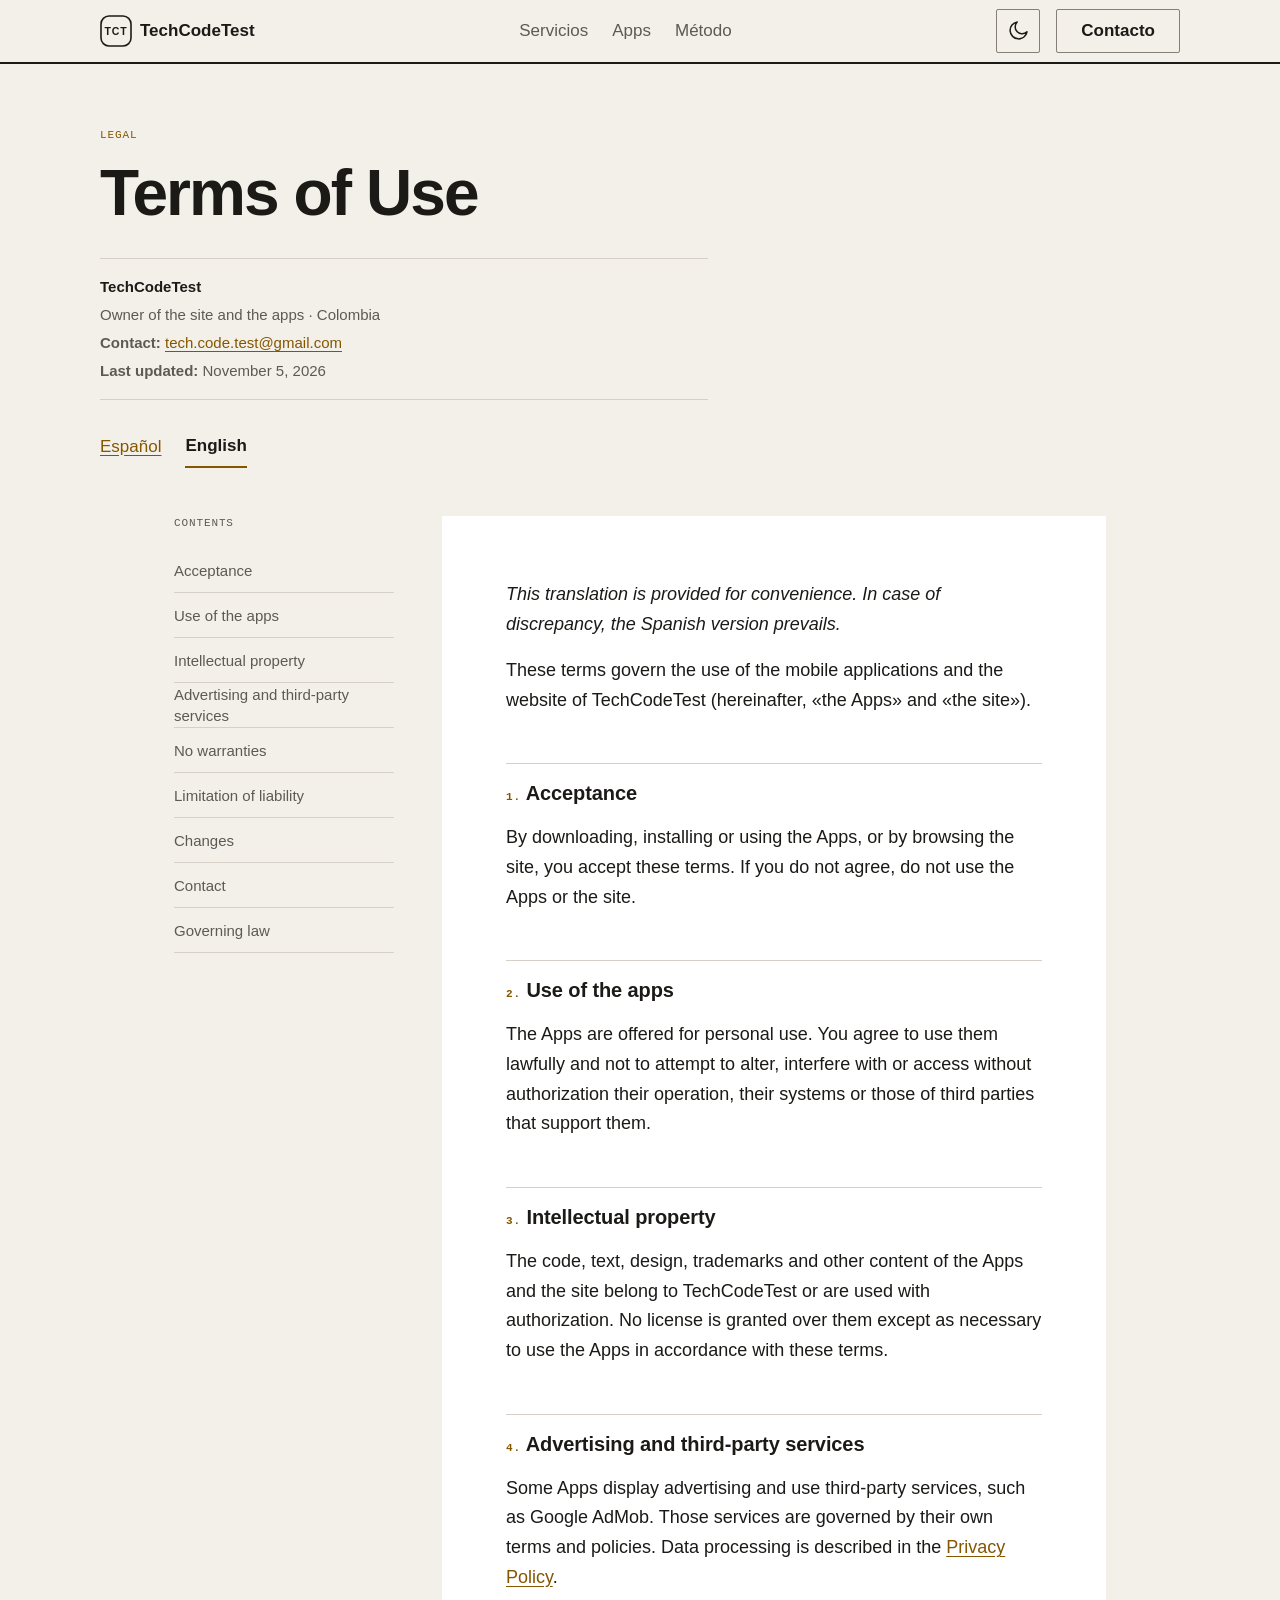
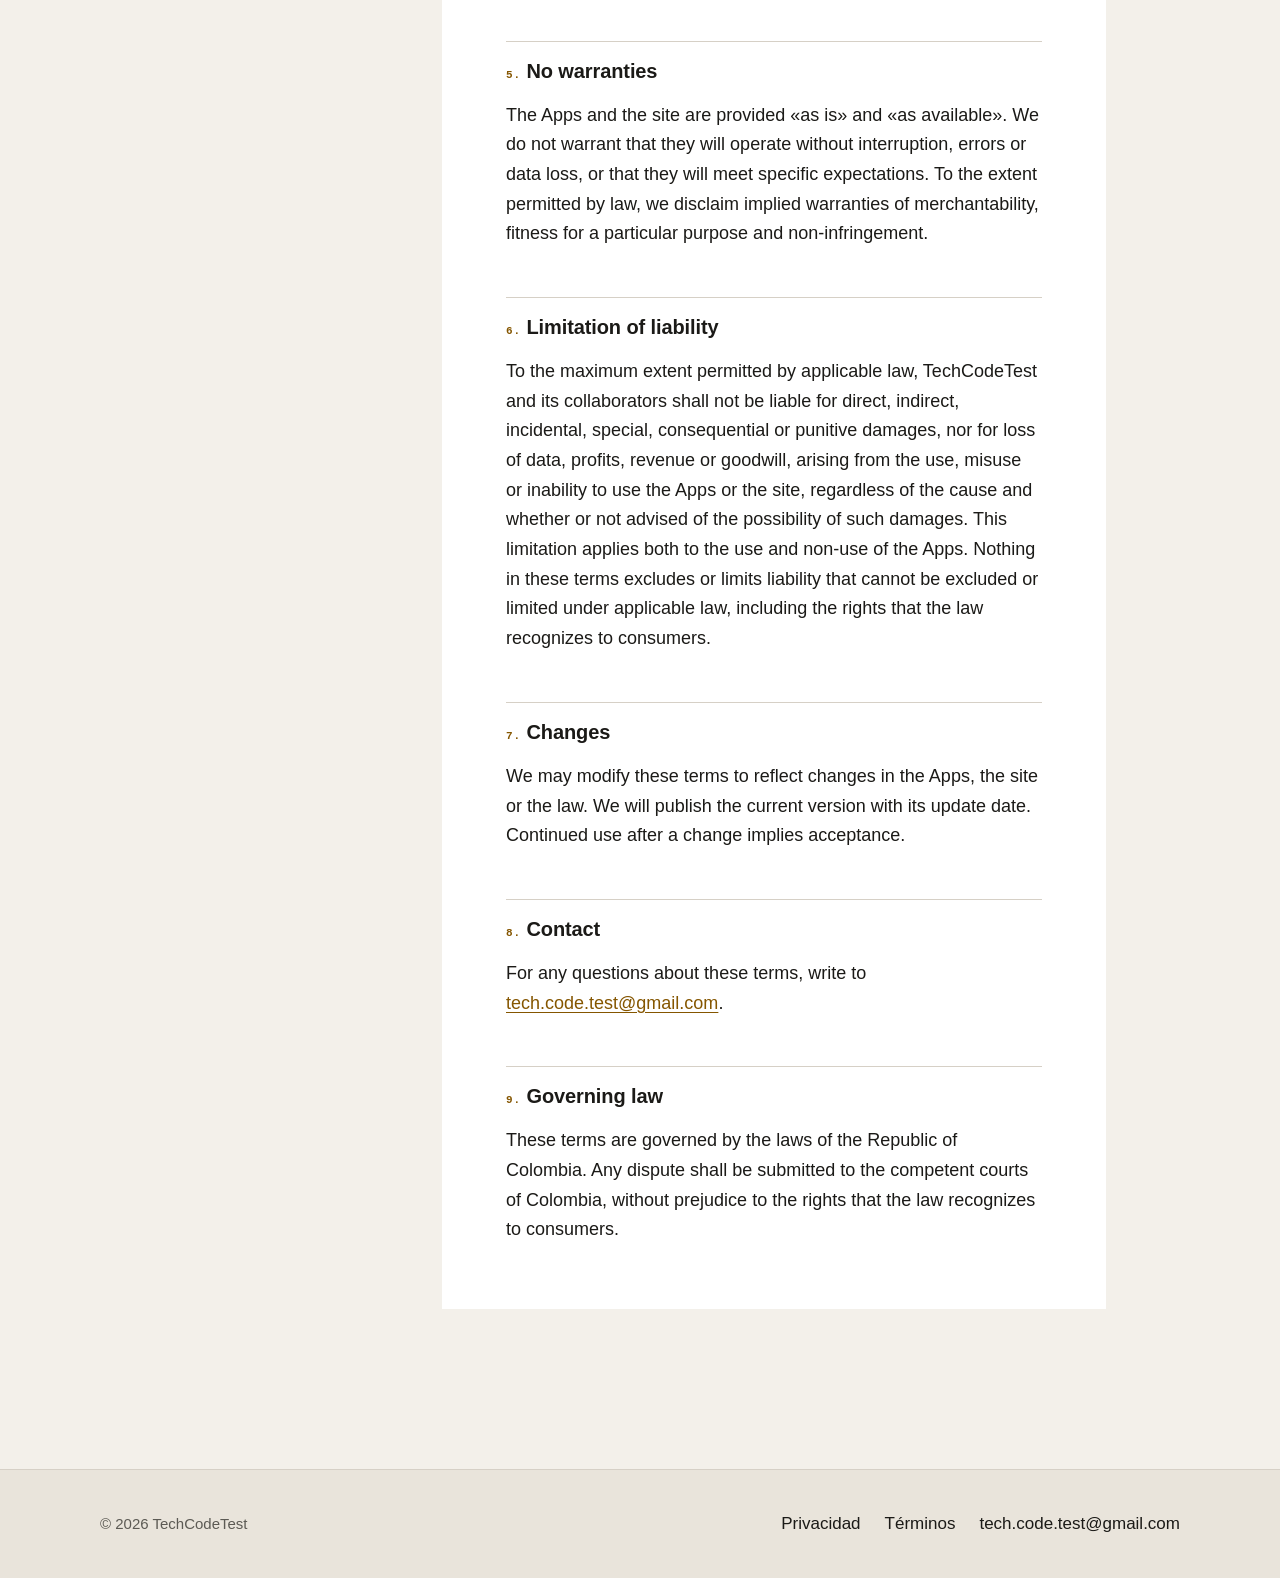
<file: terms/en/index.html>
<!DOCTYPE html>
<html lang="en">
<head>
  <meta charset="utf-8">
  <meta name="viewport" content="width=device-width, initial-scale=1">
  <meta http-equiv="Content-Security-Policy" content="default-src 'none'; script-src 'sha256-ghBvBbLvDaxQwFrTDrxrc/M5CB6MVr/b7m0WkwsUFsk='; style-src 'self'; img-src 'self'; font-src 'none'; connect-src 'none'; form-action 'none'; base-uri 'none'">
  <title>Terms of Use — TechCodeTest</title>
  <meta name="description" content="Terms of use for the TechCodeTest website and mobile applications.">
  <link rel="canonical" href="https://cedaniel200.github.io/terms/en/">
  <link rel="alternate" hreflang="es" href="https://cedaniel200.github.io/terms/">
  <link rel="alternate" hreflang="en" href="https://cedaniel200.github.io/terms/en/">
  <link rel="alternate" hreflang="x-default" href="https://cedaniel200.github.io/terms/">
  <meta name="theme-color" content="#F3F0EA" media="(prefers-color-scheme: light)" data-m="light" class="t">
  <meta name="theme-color" content="#2E3238" media="(prefers-color-scheme: dark)" data-m="dark" class="t">
  <link rel="icon" href="/assets/icons/favicon.svg" type="image/svg+xml" media="(prefers-color-scheme: light)">
  <link rel="icon" href="/assets/icons/favicon-dark.svg" type="image/svg+xml" media="(prefers-color-scheme: dark)">
  <link rel="icon" href="/favicon.ico" sizes="any">
  <link rel="apple-touch-icon" href="/assets/icons/apple-touch-icon.png">
  <meta property="og:type" content="website">
  <meta property="og:site_name" content="TechCodeTest">
  <meta property="og:title" content="Terms of Use — TechCodeTest">
  <meta property="og:description" content="Terms of use for the TechCodeTest website and mobile applications.">
  <meta property="og:url" content="https://cedaniel200.github.io/terms/en/">
  <meta property="og:locale" content="en_US">
  <meta property="og:image" content="https://cedaniel200.github.io/assets/og-image.png">
  <meta property="og:image:width" content="1200">
  <meta property="og:image:height" content="630">
  <meta property="og:image:alt" content="TechCodeTest — Consultoría de software">
  <meta name="twitter:card" content="summary_large_image">
  <meta name="twitter:image" content="https://cedaniel200.github.io/assets/og-image.png">
  <script>{let d=document.documentElement,v,i,u,a;try{v=localStorage.theme}catch{}v=v=="dark"|v=="light"?v:matchMedia("(prefers-color-scheme:dark)").matches?"dark":"light";a=x=>{d.dataset.theme=x;d.querySelectorAll(".t").forEach(e=>e.media=e.dataset.m==x?"all":"not all")};a(v);onload=_=>{i=d.querySelector("#m");u=_=>{i.checked=i.ariaChecked=v<"l";i.ariaLabel="Cambiar a modo "+(v<"l"?"claro":"oscuro")};u();i.oninput=_=>{v=i.checked?"dark":"light";try{localStorage.theme=v}catch{}a(v);u()}}}</script>
  <link rel="stylesheet" href="/assets/styles.css">
</head>
<body>
  <a class="tct-skip" href="#main" lang="es">Saltar al contenido</a>

  <header class="tct-header" lang="es">
    <div class="tct-container tct-header-inner">
      <a class="tct-brand" href="/" aria-label="TechCodeTest, inicio">
        <svg class="brand-mark" viewBox="0 0 32 32" width="32" height="32" aria-hidden="true" focusable="false">
          <rect x="1" y="1" width="30" height="30" rx="8" fill="none" stroke="currentColor" stroke-width="1.6"/>
          <text x="16" y="16" text-anchor="middle" dominant-baseline="central" font-family="-apple-system, BlinkMacSystemFont, 'Segoe UI', Roboto, Helvetica, Arial, sans-serif" font-size="10.5" font-weight="700" letter-spacing="0.84" fill="currentColor">TCT</text>
        </svg>
        <span>TechCodeTest</span>
      </a>
      <input type="checkbox" id="m" class="tct-mode-input" role="switch" aria-label="Alternar modo claro y oscuro" aria-describedby="mode-help">
      <label for="m" class="tct-mode-button">
        <svg class="tct-icon-moon" viewBox="0 0 24 24" fill="none" stroke="currentColor" stroke-width="1.5" stroke-linecap="round" stroke-linejoin="round" aria-hidden="true" focusable="false"><path d="M21 12.8A8.5 8.5 0 1 1 11.2 3a6.6 6.6 0 0 0 9.8 9.8z"/></svg>
        <svg class="tct-icon-sun" viewBox="0 0 24 24" fill="none" stroke="currentColor" stroke-width="1.5" stroke-linecap="round" stroke-linejoin="round" aria-hidden="true" focusable="false"><circle cx="12" cy="12" r="4"/><path d="M12 2v2M12 20v2M4.9 4.9l1.4 1.4M17.7 17.7l1.4 1.4M2 12h2M20 12h2M4.9 19.1l1.4-1.4M17.7 6.3l1.4-1.4"/></svg>
      </label>
      <span id="mode-help" class="tct-visually-hidden">Activa el modo claro u oscuro. La elección se recuerda en este dispositivo.</span>
      <a class="tct-cta" href="/#contacto">Contacto</a>
      <nav class="tct-nav" aria-label="Navegación principal">
        <a href="/#servicios">Servicios</a>
        <a href="/apps/">Apps</a>
        <a href="/#metodo">Método</a>
      </nav>
    </div>
  </header>

  <main id="main" tabindex="-1">
    <section class="tct-legal-hero" aria-labelledby="terms-title">
      <div class="tct-container">
        <p class="tct-label">Legal</p>
        <h1 id="terms-title">Terms of Use</h1>
        <div class="tct-legal-meta">
          <p class="tct-legal-brand">TechCodeTest</p>
          <p class="tct-legal-role">Owner of the site and the apps · Colombia</p>
          <p><strong>Contact:</strong> <a href="mailto:tech.code.test@gmail.com">tech.code.test@gmail.com</a></p>
          <p><strong>Last updated:</strong> November 5, 2026</p>
        </div>
        <nav class="tct-lang-switch" aria-label="Language">
          <a href="/terms/" hreflang="es" lang="es">Español</a>
          <a href="/terms/en/" aria-current="page" hreflang="en">English</a>
        </nav>
      </div>
    </section>

    <div class="tct-container tct-legal-layout">
      <nav class="tct-legal-toc" aria-label="Terms contents">
        <h2 class="tct-label">Contents</h2>
        <ol>
          <li><a href="#aceptacion">Acceptance</a></li>
          <li><a href="#uso">Use of the apps</a></li>
          <li><a href="#propiedad">Intellectual property</a></li>
          <li><a href="#terceros">Advertising and third-party services</a></li>
          <li><a href="#garantias">No warranties</a></li>
          <li><a href="#responsabilidad">Limitation of liability</a></li>
          <li><a href="#cambios">Changes</a></li>
          <li><a href="#contacto">Contact</a></li>
          <li><a href="#ley">Governing law</a></li>
        </ol>
      </nav>

      <article class="tct-legal-content legal-content">
        <p><em>This translation is provided for convenience. In case of discrepancy, the Spanish version prevails.</em></p>

        <p>These terms govern the use of the mobile applications and the website of TechCodeTest (hereinafter, «the Apps» and «the site»).</p>

        <h2 id="aceptacion"><span class="tct-legal-num">1.</span> Acceptance</h2>
        <p>By downloading, installing or using the Apps, or by browsing the site, you accept these terms. If you do not agree, do not use the Apps or the site.</p>

        <h2 id="uso"><span class="tct-legal-num">2.</span> Use of the apps</h2>
        <p>The Apps are offered for personal use. You agree to use them lawfully and not to attempt to alter, interfere with or access without authorization their operation, their systems or those of third parties that support them.</p>

        <h2 id="propiedad"><span class="tct-legal-num">3.</span> Intellectual property</h2>
        <p>The code, text, design, trademarks and other content of the Apps and the site belong to TechCodeTest or are used with authorization. No license is granted over them except as necessary to use the Apps in accordance with these terms.</p>

        <h2 id="terceros"><span class="tct-legal-num">4.</span> Advertising and third-party services</h2>
        <p>Some Apps display advertising and use third-party services, such as Google AdMob. Those services are governed by their own terms and policies. Data processing is described in the <a href="/privacy/en/">Privacy Policy</a>.</p>

        <h2 id="garantias"><span class="tct-legal-num">5.</span> No warranties</h2>
        <p>The Apps and the site are provided «as is» and «as available». We do not warrant that they will operate without interruption, errors or data loss, or that they will meet specific expectations. To the extent permitted by law, we disclaim implied warranties of merchantability, fitness for a particular purpose and non-infringement.</p>

        <h2 id="responsabilidad"><span class="tct-legal-num">6.</span> Limitation of liability</h2>
        <p>To the maximum extent permitted by applicable law, TechCodeTest and its collaborators shall not be liable for direct, indirect, incidental, special, consequential or punitive damages, nor for loss of data, profits, revenue or goodwill, arising from the use, misuse or inability to use the Apps or the site, regardless of the cause and whether or not advised of the possibility of such damages. This limitation applies both to the use and non-use of the Apps. Nothing in these terms excludes or limits liability that cannot be excluded or limited under applicable law, including the rights that the law recognizes to consumers.</p>

        <h2 id="cambios"><span class="tct-legal-num">7.</span> Changes</h2>
        <p>We may modify these terms to reflect changes in the Apps, the site or the law. We will publish the current version with its update date. Continued use after a change implies acceptance.</p>

        <h2 id="contacto"><span class="tct-legal-num">8.</span> Contact</h2>
        <p>For any questions about these terms, write to <a href="mailto:tech.code.test@gmail.com">tech.code.test@gmail.com</a>.</p>

        <h2 id="ley"><span class="tct-legal-num">9.</span> Governing law</h2>
        <p>These terms are governed by the laws of the Republic of Colombia. Any dispute shall be submitted to the competent courts of Colombia, without prejudice to the rights that the law recognizes to consumers.</p>
      </article>
    </div>
  </main>

  <footer class="tct-footer" lang="es">
    <div class="tct-container tct-footer-inner">
      <p class="tct-footer-brand">© 2026 TechCodeTest</p>
      <nav class="tct-footer-links" aria-label="Enlaces del pie">
        <a href="/privacy/en/">Privacidad</a>
        <a href="/terms/en/">Términos</a>
        <a href="mailto:tech.code.test@gmail.com">tech.code.test@gmail.com</a>
      </nav>
    </div>
  </footer>
</body>
</html>
</file>
<file: assets/styles.css>
/* ==========================================================================
   TechCodeTest · E′ · Consola con dos modos
   Sistema de tokens por rol, chrome compartido, portada, apps, legal y 404.
   Un solo archivo, sin dependencias y sin build.
   ========================================================================== */

:root {
  color-scheme: light;

  /* Mapa claro (DESIGN.md, colors) */
  --bg: #F3F0EA;
  --surface: #E9E4DB;
  --plate: #FFFFFF;
  --ink-field: #2E3238;
  --ink: #1B1A17;
  --muted: #5C5A54;
  --rule: #D6D0C6;
  --control-border: #857F75;
  --signal: #855600;
  --signal-fill: #F5B31E;
  --signal-fill-hover: #E3A51A;
  --on-signal: #1A1206;
  --on-ink: #F1EDE7;
  --muted-on-ink: #B6BEC6;
  --focus: #855600;
  --focus-on-ink: #F5B31E;
  --rule-on-ink: rgba(241, 237, 231, 0.2);

  /* Escala de espaciado, radios y tipografía */
  --space-xs: 4px;
  --space-sm: 8px;
  --space-md: 16px;
  --space-lg: 24px;
  --space-xl: 32px;
  --space-2xl: 48px;
  --space-3xl: 64px;
  --space-4xl: 80px;
  --space-5xl: 112px;

  --radius-sm: 2px;
  --radius-pill: 999px;

  --font-sans: -apple-system, BlinkMacSystemFont, "Segoe UI", Roboto, Helvetica,
    Arial, sans-serif;
  --font-mono: ui-monospace, SFMono-Regular, "SF Mono", Menlo, Consolas,
    "Liberation Mono", monospace;

  --font-display-size: clamp(2.5rem, 5vw, 4rem);
  --font-headline-size: clamp(2rem, 2.8vw, 2.5rem);
  --font-title-size: 1.25rem;
  --font-body-size: clamp(1.0625rem, 1.15vw, 1.125rem);
  --font-lede-size: clamp(1.125rem, 1.6vw, 1.25rem);
  --font-label-size: 0.6875rem;

  --dur-fast: 120ms;
  --dur-base: 160ms;
  --ease-out: cubic-bezier(0.23, 1, 0.32, 1);

  --tct-container: 1208px;
  --tct-gutter: 24px;

}

:root[data-theme="dark"] {
  color-scheme: dark;

  /* Mapa oscuro (DESIGN.md, colors.dark) */
  --bg: #2E3238;
  --surface: #363B42;
  --plate: #3E444C;
  --ink-field: #24272B;
  --ink: #F1EDE7;
  --muted: #B6BEC6;
  --rule: #4F565F;
  --control-border: #8B95A0;
  --signal: #F5B31E;
  --signal-fill: #F5B31E;
  --signal-fill-hover: #FFC04A;
  --on-signal: #1A1206;
  --on-ink: #F1EDE7;
  --muted-on-ink: #B6BEC6;
  --focus: #F5B31E;
  --focus-on-ink: #F5B31E;

}

/* Sin JavaScript: el mapa sigue la preferencia del sistema. */
@media (prefers-color-scheme: dark) {
  :root:not([data-theme]) {
    color-scheme: dark;
    --bg: #2E3238;
    --surface: #363B42;
    --plate: #3E444C;
    --ink-field: #24272B;
    --ink: #F1EDE7;
    --muted: #B6BEC6;
    --rule: #4F565F;
    --control-border: #8B95A0;
    --signal: #F5B31E;
    --signal-fill: #F5B31E;
    --signal-fill-hover: #FFC04A;
    --on-signal: #1A1206;
    --on-ink: #F1EDE7;
    --muted-on-ink: #B6BEC6;
    --focus: #F5B31E;
    --focus-on-ink: #F5B31E;
  }
}

/* Sin JavaScript: el checkbox invierte el valor del sistema. */
@media (prefers-color-scheme: light) {
  :root:not([data-theme]):has(.tct-mode-input:checked) {
    color-scheme: dark;
    --bg: #2E3238;
    --surface: #363B42;
    --plate: #3E444C;
    --ink-field: #24272B;
    --ink: #F1EDE7;
    --muted: #B6BEC6;
    --rule: #4F565F;
    --control-border: #8B95A0;
    --signal: #F5B31E;
    --signal-fill: #F5B31E;
    --signal-fill-hover: #FFC04A;
    --on-signal: #1A1206;
    --on-ink: #F1EDE7;
    --muted-on-ink: #B6BEC6;
    --focus: #F5B31E;
    --focus-on-ink: #F5B31E;
  }
}

@media (prefers-color-scheme: dark) {
  :root:not([data-theme]):has(.tct-mode-input:checked) {
    color-scheme: light;
    --bg: #F3F0EA;
    --surface: #E9E4DB;
    --plate: #FFFFFF;
    --ink-field: #2E3238;
    --ink: #1B1A17;
    --muted: #5C5A54;
    --rule: #D6D0C6;
    --control-border: #857F75;
    --signal: #855600;
    --signal-fill: #F5B31E;
    --signal-fill-hover: #E3A51A;
    --on-signal: #1A1206;
    --on-ink: #F1EDE7;
    --muted-on-ink: #B6BEC6;
    --focus: #855600;
    --focus-on-ink: #F5B31E;
  }
}

/* Base */

*,
*::before,
*::after {
  box-sizing: border-box;
}

html {
  -webkit-text-size-adjust: 100%;
  scroll-padding-top: 96px;
}

body {
  margin: 0;
  background: var(--bg);
  color: var(--ink);
  font-family: var(--font-sans);
  font-size: var(--font-body-size);
  line-height: 1.6;
  -webkit-font-smoothing: antialiased;
  text-rendering: optimizeLegibility;
}

h1,
h2,
h3,
h4,
p,
ul,
ol,
figure,
dl,
dd {
  margin: 0;
}

ul,
ol {
  padding: 0;
}

img,
svg {
  display: block;
}

a {
  color: var(--signal);
  text-underline-offset: 3px;
}

::selection {
  background: var(--signal-fill);
  color: var(--on-signal);
}

/* Utilidades nuevas */

.tct-container {
  width: 100%;
  max-width: var(--tct-container);
  margin-inline: auto;
  padding-inline: var(--tct-gutter);
}

.tct-visually-hidden {
  position: absolute;
  width: 1px;
  height: 1px;
  margin: -1px;
  padding: 0;
  overflow: hidden;
  clip: rect(0 0 0 0);
  white-space: nowrap;
  border: 0;
}

.tct-label {
  font-family: var(--font-mono);
  font-size: var(--font-label-size);
  font-weight: 500;
  line-height: 1.45;
  letter-spacing: 0.08em;
  text-transform: uppercase;
}

.tct-num {
  font-family: var(--font-mono);
  font-size: var(--font-label-size);
  font-weight: 500;
  letter-spacing: 0.08em;
  color: var(--signal);
  font-variant-numeric: tabular-nums;
  white-space: nowrap;
}

/* Salto al contenido */

.tct-skip {
  position: fixed;
  top: 8px;
  left: 8px;
  z-index: 100;
  padding: 12px 16px;
  border: 1px solid var(--signal);
  border-radius: var(--radius-sm);
  background: var(--signal-fill);
  color: var(--on-signal);
  font-weight: 600;
  text-decoration: none;
  transform: translateY(-200%);
}

.tct-skip:focus {
  transform: translateY(0);
}

/* Encabezado compartido */

.tct-header {
  position: sticky;
  top: 0;
  z-index: 50;
  background: var(--bg);
  border-bottom: 2px solid var(--ink);
}

.tct-header-inner {
  display: flex;
  align-items: center;
  gap: var(--space-md);
  min-height: 62px;
}

.tct-brand {
  order: 1;
  display: inline-flex;
  align-items: center;
  gap: var(--space-sm);
  min-height: 44px;
  color: var(--ink);
  font-weight: 600;
  text-decoration: none;
}

.brand-mark {
  width: 32px;
  height: 32px;
  color: var(--ink);
}

.tct-nav {
  order: 2;
  display: flex;
  align-items: center;
  gap: var(--space-lg);
  margin-inline: auto;
}

.tct-nav a {
  position: relative;
  display: inline-flex;
  align-items: center;
  min-height: 44px;
  color: var(--muted);
  font-weight: 500;
  text-decoration: none;
  transition: color var(--dur-fast) var(--ease-out);
}

.tct-nav a::after {
  content: "";
  position: absolute;
  right: 0;
  bottom: 2px;
  left: 0;
  height: 2px;
  background: var(--signal);
  transform: scaleX(0);
  transform-origin: left;
  transition: transform var(--dur-base) var(--ease-out);
}

.tct-nav a:hover {
  color: var(--ink);
}

.tct-nav a:hover::after,
.tct-nav a[aria-current="page"]::after {
  transform: scaleX(1);
}

.tct-nav a[aria-current="page"] {
  color: var(--ink);
}

.tct-mode-input {
  position: absolute;
  width: 1px;
  height: 1px;
  margin: -1px;
  padding: 0;
  overflow: hidden;
  clip: rect(0 0 0 0);
  white-space: nowrap;
  border: 0;
}

.tct-mode-button {
  order: 3;
  display: inline-flex;
  align-items: center;
  justify-content: center;
  width: 44px;
  height: 44px;
  border: 1px solid var(--control-border);
  border-radius: var(--radius-sm);
  color: var(--ink);
  background: transparent;
  cursor: pointer;
}

.tct-mode-button svg {
  width: 24px;
  height: 24px;
}

.tct-icon-sun {
  display: none;
}

.tct-mode-input:focus-visible + .tct-mode-button {
  outline: 2px solid var(--focus);
  outline-offset: 2px;
}

.tct-cta {
  order: 4;
  display: inline-flex;
  align-items: center;
  justify-content: center;
  min-height: 44px;
  padding: 0 var(--space-lg);
  border: 1px solid var(--control-border);
  border-radius: var(--radius-sm);
  color: var(--ink);
  font-weight: 600;
  text-decoration: none;
  transition: color var(--dur-fast) var(--ease-out),
    border-color var(--dur-fast) var(--ease-out);
}

.tct-cta:hover {
  color: var(--signal);
  border-color: var(--signal);
}

.tct-header a:focus-visible,
.tct-footer a:focus-visible,
.tct-index a:focus-visible,
.tct-apps a:focus-visible,
.tct-contact a:focus-visible,
.tct-skip:focus-visible {
  outline: 2px solid var(--focus);
  outline-offset: 2px;
}

/* Icono del modo destino: luna en claro, sol en oscuro */

:root[data-theme="dark"] .tct-icon-sun {
  display: block;
}

:root[data-theme="dark"] .tct-icon-moon {
  display: none;
}

@media (prefers-color-scheme: dark) {
  :root:not([data-theme]) .tct-icon-sun {
    display: block;
  }

  :root:not([data-theme]) .tct-icon-moon {
    display: none;
  }
}

@media (prefers-color-scheme: light) {
  :root:not([data-theme]):has(.tct-mode-input:checked) .tct-icon-sun {
    display: block;
  }

  :root:not([data-theme]):has(.tct-mode-input:checked) .tct-icon-moon {
    display: none;
  }
}

@media (prefers-color-scheme: dark) {
  :root:not([data-theme]):has(.tct-mode-input:checked) .tct-icon-sun {
    display: none;
  }

  :root:not([data-theme]):has(.tct-mode-input:checked) .tct-icon-moon {
    display: block;
  }
}

/* Sin :has() y sin JavaScript no se deja un control muerto. */

@supports not selector(:has(*)) {
  :root:not([data-theme]) .tct-mode-input,
  :root:not([data-theme]) .tct-mode-button {
    display: none;
  }
}

/* Pie compartido */

.tct-footer {
  margin-top: var(--space-4xl);
  border-top: 1px solid var(--rule);
  background: var(--surface);
}

.tct-footer-inner {
  display: flex;
  flex-wrap: wrap;
  align-items: center;
  justify-content: space-between;
  gap: var(--space-md);
  padding-block: var(--space-xl);
}

.tct-footer-brand {
  color: var(--muted);
  font-size: 0.9375rem;
}

.tct-footer-links {
  display: flex;
  flex-wrap: wrap;
  gap: var(--space-lg);
}

.tct-footer-links a {
  display: inline-flex;
  align-items: center;
  min-height: 44px;
  max-width: 100%;
  overflow-wrap: anywhere;
  color: var(--ink);
  text-decoration: none;
}

.tct-footer-links a:hover {
  color: var(--signal);
  text-decoration: underline;
}

/* Portada: hero */

.tct-hero {
  padding-block: var(--space-3xl) var(--space-4xl);
}

.tct-hero-grid {
  display: grid;
  grid-template-columns: minmax(0, 7fr) minmax(0, 5fr);
  gap: var(--space-3xl);
  align-items: start;
}

.tct-hero-label {
  margin-bottom: var(--space-md);
  color: var(--signal);
}

.tct-hero h1 {
  font-size: var(--font-display-size);
  font-weight: 600;
  line-height: 1.04;
  letter-spacing: -0.03em;
  text-wrap: balance;
}

.tct-hero-lede {
  margin-top: var(--space-lg);
  max-width: 36rem;
  color: var(--muted);
  font-size: var(--font-lede-size);
  line-height: 1.6;
}

.tct-hero-actions {
  display: flex;
  flex-wrap: wrap;
  align-items: center;
  gap: var(--space-lg);
  margin-top: var(--space-xl);
}

.tct-hero-index {
  border-top: 2px solid var(--ink);
}

.tct-index {
  margin: 0;
  padding: 0;
  list-style: none;
}

.tct-index li {
  border-bottom: 1px solid var(--rule);
}

.tct-index a {
  display: flex;
  align-items: baseline;
  gap: var(--space-md);
  min-height: 44px;
  padding-block: var(--space-sm);
  color: var(--ink);
  text-decoration: none;
}

.tct-index a:hover {
  color: var(--signal);
}

/* Portada: banda de capítulo y servicios */

.tct-services {
  padding-block: 0 var(--space-4xl);
  background: var(--plate);
}

.tct-chapter {
  display: flex;
  align-items: center;
  min-height: 48px;
  background: var(--ink-field);
  color: var(--on-ink);
}

.tct-chapter .tct-label {
  color: var(--on-ink);
}

.tct-service-row {
  display: grid;
  grid-template-columns: minmax(0, 4fr) minmax(0, 6fr) minmax(0, 2fr);
  gap: var(--space-lg);
  align-items: start;
  padding-block: var(--space-md);
  border-top: 1px solid var(--rule);
}

.tct-service-row--featured {
  padding-block: calc(var(--space-4xl) + var(--space-2xl));
  border-top: 2px solid var(--ink);
}

.tct-service-row:last-child {
  border-bottom: 1px solid var(--rule);
}

.tct-service-title {
  display: flex;
  align-items: baseline;
  gap: var(--space-md);
}

.tct-service-title h3 {
  font-size: var(--font-title-size);
  font-weight: 600;
  line-height: 1.35;
  letter-spacing: -0.005em;
}

.tct-service-detail {
  min-width: 0;
}

.tct-service-scope {
  margin: 0;
  max-width: 36rem;
  color: var(--muted);
  font-size: var(--font-body-size);
  line-height: 1.6;
}

.tct-service-items {
  margin: var(--space-lg) 0 0;
  padding-left: 1.1em;
  color: var(--ink);
  font-size: var(--font-body-size);
  line-height: 1.6;
}

.tct-service-items li {
  margin-top: var(--space-xs);
}

.tct-service-items li::marker {
  color: var(--signal);
}

.tct-deliverable {
  margin: 0;
  color: var(--ink);
  font-size: var(--font-body-size);
  line-height: 1.6;
}

.tct-deliverable .tct-label {
  display: block;
  margin-bottom: var(--space-xs);
  color: var(--signal);
}

/* Portada: método */

.tct-method {
  padding-block: var(--space-5xl);
  background: var(--ink-field);
  color: var(--on-ink);
}

.tct-method-title {
  margin-bottom: var(--space-xl);
  color: var(--muted-on-ink);
}

.tct-steps {
  margin: 0;
  padding: 0;
  list-style: none;
}

.tct-step {
  display: grid;
  grid-template-columns: minmax(0, 5fr) minmax(0, 7fr);
  gap: var(--space-xl);
  padding-block: var(--space-xl);
  border-top: 1px solid var(--rule-on-ink);
}

.tct-step:last-child {
  border-bottom: 1px solid var(--rule-on-ink);
}

.tct-step-head {
  display: flex;
  flex-direction: column;
  gap: var(--space-xs);
}

.tct-step-title {
  color: var(--on-ink);
  font-size: var(--font-title-size);
  font-weight: 600;
  line-height: 1.35;
}

.tct-step .tct-num {
  color: var(--on-ink);
}

.tct-step p {
  max-width: 40rem;
  color: var(--muted-on-ink);
  font-size: var(--font-body-size);
  line-height: 1.6;
}

/* Portada: trayectoria */

.tct-trajectory {
  padding-block: var(--space-4xl);
  background: var(--plate);
}

.tct-trajectory .tct-label {
  color: var(--signal);
}

.tct-trajectory-lede {
  margin-top: var(--space-md);
  max-width: 36rem;
  color: var(--ink);
  font-size: var(--font-lede-size);
  line-height: 1.6;
}

.tct-trajectory-list {
  margin: var(--space-2xl) 0 0;
  padding: 0;
  list-style: none;
  border-top: 2px solid var(--ink);
}

.tct-trajectory-row {
  display: grid;
  grid-template-columns: minmax(0, 4fr) minmax(0, 7fr);
  gap: var(--space-xl);
  padding-block: var(--space-lg);
  border-bottom: 1px solid var(--rule);
}

.tct-trajectory-label {
  color: var(--muted);
  font-family: var(--font-mono);
  font-size: var(--font-label-size);
  font-weight: 500;
  line-height: 1.45;
  letter-spacing: 0.08em;
  text-transform: uppercase;
}

.tct-trajectory-label .tct-num {
  color: var(--signal);
}

.tct-trajectory-row p {
  max-width: 36rem;
  color: var(--ink);
  font-size: var(--font-body-size);
  line-height: 1.6;
}

/* Portada: registro de apps */

.tct-apps {
  padding-block: var(--space-4xl);
  background: var(--surface);
}

.tct-apps .tct-label {
  color: var(--signal);
}

.tct-apps h2 {
  margin-top: var(--space-md);
  max-width: 24ch;
  font-size: var(--font-headline-size);
  font-weight: 600;
  line-height: 1.08;
  letter-spacing: -0.025em;
}

.tct-apps-lede {
  margin-top: var(--space-md);
  max-width: 40rem;
  color: var(--muted);
  font-size: var(--font-body-size);
  line-height: 1.6;
}

.tct-app-list {
  margin: var(--space-2xl) 0 0;
  padding: 0;
  list-style: none;
  border-top: 2px solid var(--ink);
}

.tct-app-row {
  display: grid;
  grid-template-columns: minmax(0, 1.1fr) minmax(0, 1.1fr) minmax(0, 0.6fr) minmax(0, 2.2fr);
  gap: var(--space-md);
  align-items: baseline;
  padding-block: var(--space-md);
  border-bottom: 1px solid var(--rule);
}

.tct-app-name {
  color: var(--ink);
  font-size: var(--font-title-size);
  font-weight: 600;
  line-height: 1.35;
}

.tct-app-cell {
  color: var(--ink);
  font-size: var(--font-body-size);
  line-height: 1.6;
}

.tct-app-key {
  display: block;
  color: var(--muted);
  font-family: var(--font-mono);
  font-size: var(--font-label-size);
  letter-spacing: 0.08em;
  text-transform: uppercase;
}

.tct-status-dot {
  display: inline-block;
  width: 8px;
  height: 8px;
  margin-right: var(--space-xs);
  border-radius: 50%;
  background: var(--signal);
}

.tct-apps-more {
  margin-top: var(--space-xl);
}

/* Portada: primer paso y contacto */

.tct-signal-rule {
  height: 6px;
  background: var(--signal);
}

.tct-first-step {
  padding-block: var(--space-3xl);
  background: var(--ink-field);
  color: var(--on-ink);
}

.tct-first-step .tct-label {
  color: var(--muted-on-ink);
}

.tct-first-step-copy {
  margin-top: var(--space-md);
  max-width: 40rem;
  color: var(--on-ink);
  font-size: var(--font-headline-size);
  font-weight: 600;
  line-height: 1.08;
  letter-spacing: -0.025em;
}

.tct-first-step .tct-button {
  margin-top: var(--space-xl);
}

.tct-first-step .tct-button:focus-visible {
  outline-color: var(--focus-on-ink);
}

.tct-contact {
  padding-block: var(--space-4xl);
}

.tct-contact .tct-label {
  color: var(--signal);
}

.tct-contact p {
  margin-top: var(--space-md);
  font-size: var(--font-lede-size);
  overflow-wrap: anywhere;
}

.tct-contact .tct-link {
  max-width: 100%;
  overflow-wrap: anywhere;
}

/* Botones y enlaces nuevos */

.tct-button {
  display: inline-flex;
  align-items: center;
  justify-content: center;
  min-height: 48px;
  padding: 12px 24px;
  border: 1px solid transparent;
  border-radius: var(--radius-sm);
  font: inherit;
  font-weight: 600;
  line-height: 1.2;
  text-align: center;
  text-decoration: none;
  transition: background-color var(--dur-fast) var(--ease-out),
    border-color var(--dur-fast) var(--ease-out),
    color var(--dur-fast) var(--ease-out);
}

.tct-button-primary {
  border-color: var(--signal);
  background: var(--signal-fill);
  color: var(--on-signal);
}

.tct-button-primary:hover {
  background: var(--signal-fill-hover);
}

.tct-button:focus-visible {
  outline: 2px solid var(--focus);
  outline-offset: 2px;
}

.tct-link {
  color: var(--signal);
  text-decoration: underline;
  text-underline-offset: 3px;
}

.tct-link:hover {
  color: var(--ink);
}

.tct-link:focus-visible {
  outline: 2px solid var(--focus);
  outline-offset: 2px;
}

/* Anchos */

@media (min-width: 768px) {
  .tct-container {
    padding-inline: 32px;
  }
}

@media (min-width: 1200px) {
  .tct-container {
    padding-inline: 64px;
  }
}

@media (max-width: 767px) {
  .tct-header-inner {
    display: grid;
    grid-template-columns: 1fr auto auto;
    grid-template-areas:
      "brand toggle cta"
      "nav nav nav";
    gap: 0 var(--space-sm);
    min-height: 0;
    padding-block: 2px;
  }

  .tct-brand {
    grid-area: brand;
  }

  .tct-nav {
    grid-area: nav;
    justify-content: space-between;
    gap: var(--space-sm);
    margin: 0;
  }

  .tct-nav a {
    padding-inline: var(--space-sm);
  }

  .tct-mode-button {
    grid-area: toggle;
  }

  .tct-cta {
    grid-area: cta;
    padding-inline: var(--space-md);
  }

  .tct-hero {
    padding-block: var(--space-2xl);
  }

  .tct-hero-grid {
    grid-template-columns: 1fr;
    gap: var(--space-xl);
  }

  .tct-hero-actions {
    gap: var(--space-md);
  }

  .tct-chapter {
    min-height: 40px;
  }

  .tct-service-row {
    grid-template-columns: 1fr;
    gap: var(--space-sm);
    padding-block: var(--space-lg);
  }

  .tct-service-row--featured {
    padding-block: var(--space-xl);
  }

  .tct-service-row .tct-deliverable {
    margin-top: var(--space-md);
  }

  .tct-method {
    padding-block: var(--space-3xl);
  }

  .tct-step {
    grid-template-columns: 1fr;
    gap: var(--space-sm);
  }

  .tct-step-head {
    flex-direction: row;
    align-items: baseline;
    gap: var(--space-sm);
  }

  .tct-trajectory,
  .tct-apps,
  .tct-contact {
    padding-block: var(--space-3xl);
  }

  .tct-trajectory-row {
    grid-template-columns: 1fr;
    gap: var(--space-sm);
  }

  .tct-app-row {
    grid-template-columns: 1fr;
    gap: var(--space-xs);
  }

  .tct-first-step {
    padding-block: var(--space-2xl);
  }

  .tct-footer-inner {
    flex-direction: column;
    align-items: flex-start;
  }
}

/* A 320 px el wordmark no cabe junto al conmutador y la CTA; la marca
   conserva el monograma y su nombre accesible. */
@media (max-width: 359px) {
  .tct-brand span {
    display: none;
  }
}

/* Los enlaces de texto que actúan como destino táctil conservan 44 px. */
.tct-hero-actions .tct-link,
.tct-apps-more .tct-link,
.tct-contact .tct-link {
  display: inline-flex;
  align-items: center;
  min-height: 44px;
}


/* ==========================================================================
   Páginas internas: hero, estado, placa y nota
   ========================================================================== */

.tct-page-hero {
  padding-block: var(--space-3xl) var(--space-2xl);
}

.tct-page-hero .tct-label {
  color: var(--signal);
}

.tct-page-hero h1 {
  margin-top: var(--space-md);
  font-size: var(--font-display-size);
  font-weight: 600;
  line-height: 1.04;
  letter-spacing: -0.03em;
  text-wrap: balance;
}

.tct-page-title {
  display: flex;
  flex-wrap: wrap;
  align-items: center;
  gap: var(--space-md);
}

.tct-page-title h1 {
  margin-top: 0;
}

.tct-lede {
  margin-top: var(--space-md);
  max-width: 36rem;
  color: var(--muted);
  font-size: var(--font-lede-size);
  line-height: 1.6;
}

.tct-back {
  display: inline-flex;
  align-items: center;
  min-height: 44px;
  margin-bottom: var(--space-lg);
  color: var(--muted);
  font-weight: 500;
  text-decoration: none;
}

.tct-back:hover {
  color: var(--ink);
}

.tct-back:focus-visible {
  outline: 2px solid var(--focus);
  outline-offset: 2px;
}

.tct-status {
  max-width: 100%;
  display: inline-flex;
  align-items: center;
  gap: var(--space-xs);
  padding: 2px 8px;
  border: 1px solid var(--control-border);
  border-radius: var(--radius-pill);
  color: var(--muted);
  font-family: var(--font-mono);
  font-size: var(--font-label-size);
  line-height: 1.45;
  letter-spacing: 0.04em;
  text-transform: uppercase;
  white-space: normal;
  overflow-wrap: anywhere;
}

.tct-status .tct-status-dot {
  margin-right: 0;
}

.tct-plate {
  padding-block: var(--space-4xl);
  background: var(--plate);
}

.tct-note {
  margin-top: var(--space-xl);
  max-width: 40rem;
  color: var(--muted);
  font-size: var(--font-body-size);
  line-height: 1.6;
}

/* ==========================================================================
   Catálogo de apps
   ========================================================================== */

.tct-app-table {
  width: 100%;
  margin-top: var(--space-lg);
  border-collapse: collapse;
}

.tct-app-table th,
.tct-app-table td {
  text-align: left;
}

.tct-app-table thead th {
  padding: 0 var(--space-md) var(--space-sm) 0;
  border-bottom: 2px solid var(--ink);
  color: var(--muted);
  font-family: var(--font-mono);
  font-size: var(--font-label-size);
  font-weight: 500;
  letter-spacing: 0.08em;
  text-transform: uppercase;
}

.tct-app-table tbody th,
.tct-app-table tbody td {
  padding: var(--space-lg) var(--space-md) var(--space-lg) 0;
  overflow-wrap: anywhere;
  border-bottom: 1px solid var(--rule);
  vertical-align: top;
  font-size: var(--font-body-size);
  line-height: 1.6;
}

.tct-app-table tbody th {
  font-weight: 400;
}

.tct-app-table .tct-app-name {
  font-size: var(--font-title-size);
  font-weight: 600;
  line-height: 1.35;
}

.tct-app-table .tct-app-name a {
  color: var(--ink);
  text-decoration: underline;
  text-decoration-color: var(--rule);
  text-decoration-thickness: 1px;
  text-underline-offset: 4px;
}

.tct-app-table .tct-app-name a:hover {
  color: var(--signal);
  text-decoration-color: var(--signal);
}

.tct-app-table .tct-app-name a:focus-visible {
  outline: 2px solid var(--focus);
  outline-offset: 2px;
}

.tct-app-table th:last-child,
.tct-app-table td:last-child {
  padding-right: 0;
}

/* ==========================================================================
   Ficha textual de app
   ========================================================================== */

.tct-detail-layout {
  display: grid;
  grid-template-columns: minmax(0, 7fr) minmax(0, 3fr);
  gap: var(--space-3xl);
  align-items: start;
}

.tct-detail-main h2 {
  margin-top: var(--space-md);
  font-size: var(--font-headline-size);
  font-weight: 600;
  line-height: 1.08;
  letter-spacing: -0.025em;
}

.tct-feature-list {
  margin: var(--space-xl) 0 0;
  padding-left: 1.1em;
  font-size: var(--font-body-size);
  line-height: 1.6;
}

.tct-feature-list li {
  margin-top: var(--space-sm);
}

.tct-feature-list li::marker {
  color: var(--signal);
}

.tct-detail-aside {
  padding-top: var(--space-md);
  border-top: 2px solid var(--ink);
}

.tct-facts {
  margin: var(--space-md) 0 0;
}

.tct-facts div {
  padding-block: var(--space-md);
  border-bottom: 1px solid var(--rule);
}

.tct-facts dt {
  color: var(--muted);
  font-family: var(--font-mono);
  font-size: var(--font-label-size);
  letter-spacing: 0.08em;
  text-transform: uppercase;
}

.tct-facts dd {
  margin: var(--space-xs) 0 0;
  overflow-wrap: anywhere;
  font-size: var(--font-body-size);
  line-height: 1.6;
}

/* ==========================================================================
   Documento legal
   ========================================================================== */

.tct-legal-hero {
  padding-block: var(--space-3xl) var(--space-2xl);
}

.tct-legal-hero .tct-label {
  color: var(--signal);
}

.tct-legal-hero h1 {
  margin-top: var(--space-md);
  font-size: var(--font-display-size);
  font-weight: 600;
  line-height: 1.04;
  letter-spacing: -0.03em;
  text-wrap: balance;
}

.tct-legal-meta {
  margin-top: var(--space-xl);
  overflow-wrap: anywhere;
  max-width: 38rem;
  padding-block: var(--space-md);
  border-block: 1px solid var(--rule);
  color: var(--muted);
  font-size: 0.9375rem;
  line-height: 1.6;
}

.tct-legal-meta p + p {
  margin-top: var(--space-xs);
}

.tct-legal-meta a {
  color: var(--signal);
  text-decoration: underline;
  text-underline-offset: 3px;
}

.tct-legal-meta a:hover {
  color: var(--ink);
}

.tct-legal-meta a:focus-visible {
  outline: 2px solid var(--focus);
  outline-offset: 2px;
}

.tct-legal-brand {
  color: var(--ink);
  font-weight: 600;
}

.tct-legal-role {
  color: var(--muted);
}

.tct-lang-switch {
  display: flex;
  flex-wrap: wrap;
  gap: var(--space-lg);
  margin-top: var(--space-lg);
}

.tct-lang-switch a {
  display: inline-flex;
  align-items: center;
  min-height: 44px;
  color: var(--signal);
  text-decoration: underline;
  text-underline-offset: 3px;
}

.tct-lang-switch a[aria-current="page"] {
  border-bottom: 2px solid var(--signal);
  color: var(--ink);
  font-weight: 600;
  text-decoration: none;
}

.tct-lang-switch a:focus-visible {
  outline: 2px solid var(--focus);
  outline-offset: 2px;
}

.tct-legal-layout {
  display: grid;
  grid-template-columns: 220px minmax(0, calc(33.5rem + 2 * var(--space-3xl)));
  gap: var(--space-2xl);
  align-items: start;
  justify-content: center;
  padding-bottom: var(--space-4xl);
}

.tct-legal-toc {
  position: sticky;
  top: calc(64px + var(--space-lg));
}

.tct-legal-toc h2 {
  margin-bottom: var(--space-md);
  color: var(--muted);
}

.tct-legal-toc ol {
  margin: 0;
  padding: 0;
  list-style: none;
}

.tct-legal-toc li {
  border-bottom: 1px solid var(--rule);
}

.tct-legal-toc a {
  display: flex;
  align-items: center;
  min-height: 44px;
  color: var(--muted);
  font-size: 0.9375rem;
  line-height: 1.4;
  text-decoration: none;
}

.tct-legal-toc a:hover {
  color: var(--signal);
}

.tct-legal-toc a:focus-visible {
  outline: 2px solid var(--focus);
  outline-offset: 2px;
}

.tct-legal-content {
  max-width: calc(33.5rem + 2 * var(--space-3xl));
  padding: var(--space-3xl);
  overflow-wrap: anywhere;
  background: var(--plate);
  color: var(--ink);
  font-size: 1.125rem;
  line-height: 1.65;
}

.tct-legal-content > :first-child {
  margin-top: 0;
}

.tct-legal-content h2 {
  margin: var(--space-2xl) 0 var(--space-md);
  padding-top: var(--space-md);
  border-top: 1px solid var(--rule);
  font-size: var(--font-title-size);
  font-weight: 600;
  line-height: 1.35;
  letter-spacing: -0.005em;
}

.tct-legal-content h2:first-child {
  margin-top: 0;
  padding-top: 0;
  border-top: 0;
}

.tct-legal-num {
  color: var(--signal);
  font-family: var(--font-mono);
  font-size: var(--font-label-size);
  letter-spacing: 0.08em;
}

.tct-legal-content p {
  margin-top: var(--space-md);
}

.tct-legal-content ul {
  margin: var(--space-md) 0 0;
  padding-left: 1.1em;
  line-height: 1.5;
}

.tct-legal-content li {
  margin-top: var(--space-xs);
}

.tct-legal-content li::marker {
  color: var(--signal);
}

.tct-legal-content a {
  color: var(--signal);
  text-decoration: underline;
  text-underline-offset: 3px;
}

.tct-legal-content a:hover {
  color: var(--ink);
}

.tct-legal-content a:focus-visible {
  outline: 2px solid var(--focus);
  outline-offset: 2px;
}

.tct-legal-content strong {
  font-weight: 600;
}

/* ==========================================================================
   404
   ========================================================================== */

.tct-not-found {
  padding-block: var(--space-5xl);
}

.tct-not-found .tct-label {
  color: var(--signal);
}

.tct-not-found-code {
  margin-top: var(--space-md);
  color: var(--signal);
  font-family: var(--font-mono);
  font-size: clamp(5rem, 18vw, 11rem);
  font-weight: 500;
  line-height: 0.9;
  letter-spacing: -0.06em;
  font-variant-numeric: tabular-nums;
}

.tct-not-found h1 {
  margin-top: var(--space-md);
  font-size: var(--font-display-size);
  font-weight: 600;
  line-height: 1.08;
  letter-spacing: -0.025em;
}

.tct-not-found .tct-lede {
  margin-top: var(--space-md);
}

.tct-not-found .tct-hero-actions {
  margin-top: var(--space-xl);
}

/* ==========================================================================
   Anchos de las páginas internas
   ========================================================================== */

@media (max-width: 1023px) {
  .tct-legal-layout {
    grid-template-columns: 1fr;
    justify-content: stretch;
  }

  .tct-legal-toc {
    position: static;
  }

  .tct-legal-toc ol {
    columns: 2;
    column-gap: var(--space-xl);
  }

  .tct-legal-toc li {
    break-inside: avoid;
  }

  .tct-legal-content {
    width: 100%;
    margin-inline: auto;
  }
}

@media (max-width: 767px) {
  .tct-app-table thead {
    position: absolute;
    width: 1px;
    height: 1px;
    margin: -1px;
    padding: 0;
    overflow: hidden;
    clip: rect(0 0 0 0);
    white-space: nowrap;
    border: 0;
  }

  .tct-app-table,
  .tct-app-table tbody,
  .tct-app-table tr,
  .tct-app-table th,
  .tct-app-table td {
    display: block;
    width: 100%;
  }

  .tct-app-table tr {
    padding-block: var(--space-lg);
    border-bottom: 1px solid var(--rule);
  }

  .tct-app-table tbody th,
  .tct-app-table tbody td {
    padding: 0;
    border: 0;
  }

  .tct-app-table tbody td {
    margin-top: var(--space-sm);
  }

  .tct-app-table tbody td .tct-visually-hidden {
    position: static;
    display: block;
    width: auto;
    height: auto;
    margin: 0 0 2px;
    overflow: visible;
    clip: auto;
    white-space: normal;
    color: var(--muted);
    font-family: var(--font-mono);
    font-size: var(--font-label-size);
    letter-spacing: 0.08em;
    text-transform: uppercase;
  }

  .tct-app-table .tct-app-name {
    margin-bottom: var(--space-sm);
  }

  .tct-detail-layout {
    grid-template-columns: 1fr;
    gap: var(--space-xl);
  }

  .tct-legal-toc ol {
    columns: 1;
  }

  .tct-legal-content {
    max-width: none;
    padding: 0;
  }

  .tct-legal-content h2,
  .tct-legal-content p,
  .tct-legal-content ul {
    max-width: 33.5rem;
    margin-inline: auto;
  }

  .tct-page-hero,
  .tct-legal-hero {
    padding-block: var(--space-2xl) var(--space-xl);
  }

  .tct-plate {
    padding-block: var(--space-3xl);
  }

  .tct-not-found {
    padding-block: var(--space-3xl);
  }
}

/* ==========================================================================
   Impresión: mapa claro, sin conmutador ni chrome, enlaces con destino
   ========================================================================== */

@media print {
  :is(:root, :root[data-theme="dark"], :root:has(.tct-mode-input:checked)) {
    color-scheme: light;
    --bg: #fff;
    --surface: #fff;
    --plate: #fff;
    --ink-field: #fff;
    --ink: #000;
    --muted: #333;
    --rule: #999;
    --control-border: #555;
    --signal: #6b4600;
    --signal-fill: #F5B31E;
    --on-signal: #1A1206;
    --on-ink: #000;
    --muted-on-ink: #333;
    --focus: #000;
    --focus-on-ink: #000;
  }

  body {
    background: #fff;
    color: #000;
  }

  .tct-header,
  .tct-footer,
  .tct-skip,
  .tct-nav,
  .tct-cta,
  .tct-mode-input,
  .tct-mode-button,
  .tct-lang-switch {
    display: none !important;
  }

  .tct-container {
    max-width: none;
    padding-inline: 0;
  }

  .tct-legal-layout {
    display: block;
    padding: 0;
  }

  .tct-legal-toc {
    position: static;
    margin-bottom: var(--space-xl);
  }

  .tct-legal-toc ol {
    columns: 2;
  }

  .tct-legal-content {
    max-width: none;
    width: auto;
    padding: 0;
    background: #fff;
    color: #000;
    font-size: 13pt;
    line-height: 1.5;
  }

  .tct-legal-hero {
    padding-block: 0 16pt;
  }

  .tct-legal-hero h1 {
    font-size: 24pt;
  }

  .tct-legal-meta {
    border-color: #999;
  }

  .tct-legal-content h2 {
    break-after: avoid;
  }

  .tct-legal-content p,
  .tct-legal-content li {
    orphans: 3;
    widows: 3;
  }

  .tct-legal-content a {
    color: #000;
    text-decoration: underline;
  }

  a[href]:not([href^="#"])::after {
    content: " (" attr(href) ")";
    font-size: 0.85em;
    overflow-wrap: anywhere;
  }

  .tct-chapter {
    min-height: 0;
    border-block: 2px solid #000;
    background: transparent;
    color: #000;
  }

  .tct-method,
  .tct-first-step {
    padding-block: 24pt;
    background: #fff;
    color: #000;
  }

  .tct-method-title,
  .tct-step .tct-num {
    color: #000;
  }

  .tct-step p {
    color: #333;
  }

  .tct-step {
    border-color: #999;
  }

  .tct-signal-rule {
    background: #000;
  }

  .tct-service-row {
    border-color: #999;
    break-inside: avoid;
  }

  .tct-service-row--featured {
    padding-block: 24pt;
  }

  .tct-app-table thead th {
    border-color: #000;
    color: #333;
  }

  .tct-app-table tbody th,
  .tct-app-table tbody td {
    border-color: #999;
  }

  .tct-status {
    border-color: #555;
    color: #333;
  }

  .tct-detail-aside {
    border-color: #000;
  }

  .tct-facts div {
    border-color: #999;
  }

  .tct-not-found-code {
    color: #000;
  }

  .tct-plate {
    background: #fff;
  }
}

/* Enlaces que son destino táctil en fichas y catálogo. */
.tct-app-table .tct-app-name a,
.tct-facts .tct-link {
  display: inline-flex;
  align-items: center;
  min-height: 44px;
}

@media (prefers-reduced-motion: reduce) {
  .tct-nav a,
  .tct-nav a::after,
  .tct-cta,
  .tct-button {
    transition-duration: 0.01ms;
  }
}

/* En tablet la columna de detalle del servicio es estrecha; un tracking
   ligeramente negativo mantiene la medida de lectura sin cambiar la 4/6/2. */
@media (min-width: 768px) and (max-width: 1023px) {
  .tct-service-scope {
    letter-spacing: -0.02em;
  }
}
</file>
